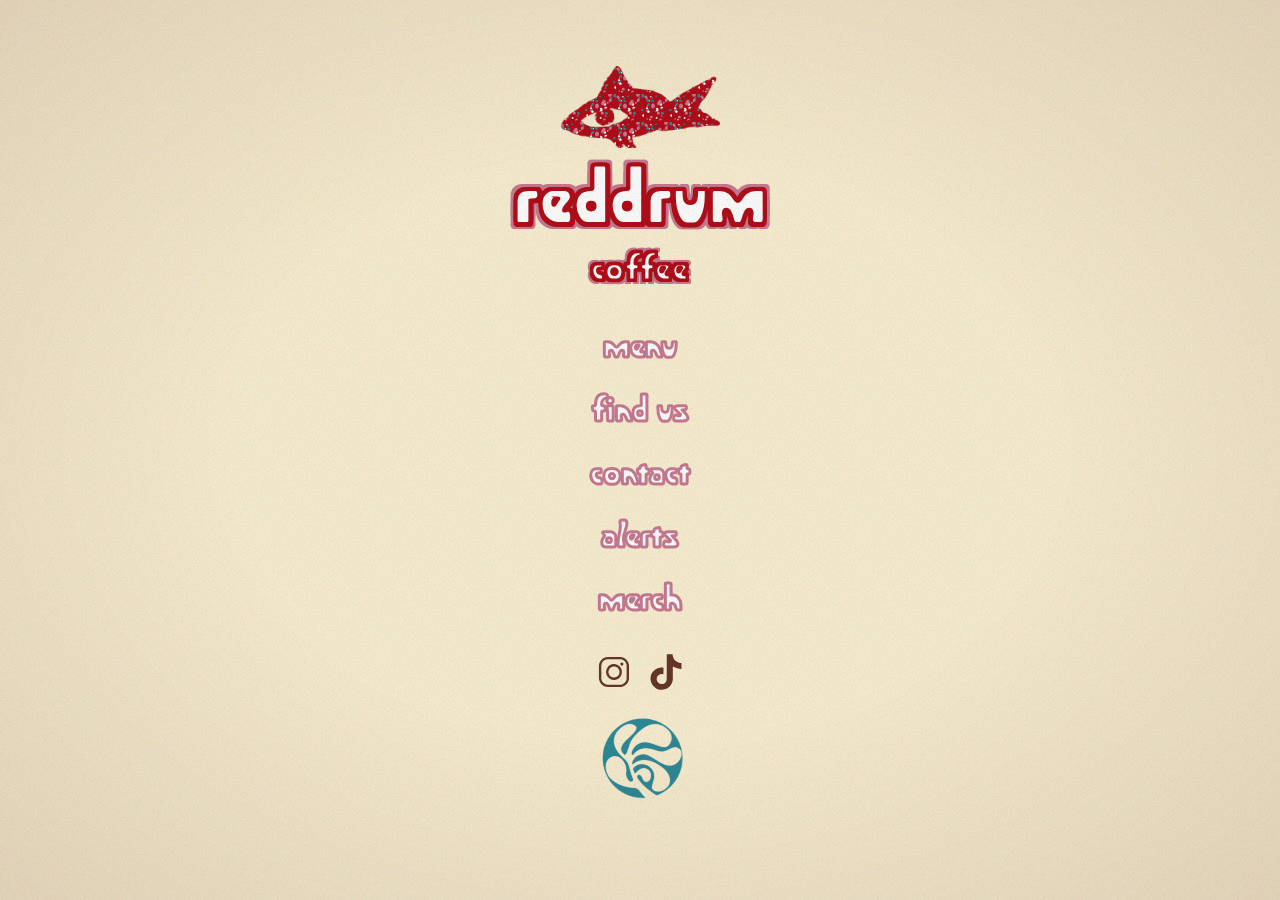
<file: index.html>
<!DOCTYPE html>
<html lang="en">
<head>
<meta charset="UTF-8">
<meta name="viewport" content="width=device-width, initial-scale=1.0">
<title>REDDRUM Coffee — Laguna Beach, CA</title>
<link rel="icon" type="image/png" href="assets/img/favicon.png">
<meta name="description" content="Reddrum Coffee — a small-batch coffee trailer roaming the Laguna Beach coast. See today's spot and this week's route.">
<meta property="og:title" content="REDDRUM Coffee — Laguna Beach, CA">
<meta property="og:description" content="Reddrum Coffee — a small-batch coffee trailer roaming the Laguna Beach coast. See today's spot and this week's route.">
<meta property="og:image" content="assets/img/favicon.png">
<meta property="og:type" content="website">
<meta name="theme-color" content="#FAF0D2">
<link rel="preconnect" href="https://fonts.googleapis.com">
<link rel="preconnect" href="https://fonts.gstatic.com" crossorigin>
<link href="https://fonts.googleapis.com/css2?family=IM+Fell+English:ital@0;1&family=Courier+Prime:wght@400;700&family=Chewy&family=Bagel+Fat+One&display=swap" rel="stylesheet">
<style>
  @font-face {
    font-family: 'Mesa Lane';
    src: url(assets/fonts/mesa-lane.woff2) format('woff2');
    font-weight: 400;
    font-style: normal;
    font-display: swap;
  }
  @font-face {
    font-family: 'Allora';
    src: url(assets/fonts/allora.woff2) format('woff2');
    font-weight: 400;
    font-style: normal;
    font-display: swap;
  }
  :root{
    --sand: #FAF0D2;
    --foam: #F7E6CB;
    --coral: #B20E19;
    --ink: #683629;
    --ink-soft: #8A5A45;
    --line: rgba(104,54,41,0.28);
    --line-soft: rgba(104,54,41,0.14);
    --accent-blue: #25799B;
  --sky-blue: #2E8B99;
  --sky-blue-text: #145A62;
  --rose: #C97B92;
  --rose-text: #8A4A5B;
  }

  *{ margin:0; padding:0; box-sizing:border-box; }

  html{ scroll-behavior:smooth; }

  body{
    background: var(--sand);
    color: var(--ink);
    font-family: 'Mesa Lane', 'Allora', 'Bagel Fat One', cursive;
    font-size: 15px;
    line-height: 1.6;
    overflow-x: hidden;
    position: relative;
    -webkit-text-size-adjust: 100%;
    -webkit-tap-highlight-color: transparent;
  }

  /* paper grain overlay */
  body::before{
    content:"";
    position:fixed;
    inset:0;
    pointer-events:none;
    z-index:999;
    opacity:0.3;
    mix-blend-mode:multiply;
    background-image:url("data:image/svg+xml;utf8,<svg xmlns='http://www.w3.org/2000/svg' width='120' height='120'><filter id='n'><feTurbulence type='fractalNoise' baseFrequency='0.75' numOctaves='3' stitchTiles='stitch'/></filter><rect width='100%25' height='100%25' filter='url(%23n)'/></svg>");
  }
  body::after{
    content:"";
    position:fixed;
    inset:0;
    pointer-events:none;
    z-index:998;
    background:radial-gradient(ellipse at center, transparent 45%, rgba(104,54,41,0.12) 100%);
  }

  .display{
    font-family: 'Mesa Lane', 'Allora', 'Bagel Fat One', cursive;
    font-weight: 400;
    letter-spacing: 0.01em;
  }

  a{ color:inherit; text-decoration:none; }

  .wrap{
    max-width: 1120px;
    margin: 0 auto;
    padding: 0 32px;
  }

  /* ---------- NAV ---------- */

  header.site-nav{
    padding: 24px 0;
  }
  nav.wrap{
    display:flex;
    align-items:center;
    justify-content:flex-start;
    gap: 32px;
    flex-wrap: wrap;
    padding-bottom: 18px;
  }
  .nav-links{
    display:flex;
    align-items:center;
    gap: 20px;
    flex-wrap: wrap;
  }
  .nav-btn{
    display:inline-block;
    font-family: 'Mesa Lane', 'Allora', 'Bagel Fat One', cursive;
    font-size: 0.85rem;
    color: var(--sky-blue);
    padding: 4px 2px;
    background: transparent;
    transition: color 0.15s ease, transform 0.15s ease;
  }
  .nav-btn:hover{
    color: var(--ink);
    transform: translateY(-1px);
  }
  .nav-right{
    display:flex;
    align-items:center;
    gap: 18px;
    font-family: 'Courier Prime', monospace;
    font-size: 0.9rem;
    color: var(--ink-soft);
  }

/* ---------- BRAND HERO OVERLAY ---------- */
.hero-content{
  display: flex;
  flex-direction: column;
  align-items: center;
}
.hero-content .hl-mark,
.hero-content .hl-title,
.hero-content .hl-sub{
  display: block !important;
  text-align: center;
}

.hero-content > *{
  position: relative;
  z-index: 1;
}

.hero-brand{
  display: flex;
  flex-direction: column;
  align-items: center;
  cursor: pointer;
  transition: transform 0.2s ease;
}

.hero-brand:hover{
  transform: scale(1.03) rotate(-1deg);
}

.hero-brand:hover .mark-big{
  transform: rotate(6deg);
}

.hero-content .mark-big{
  display: block;
  width: 160px;
  aspect-ratio: 388 / 200;
  margin: 0 auto 20px;
  transition: transform 0.25s ease;
  background-color: var(--coral);
  background-image: url("data:image/svg+xml,%3Csvg%20xmlns%3D%22http%3A%2F%2Fwww.w3.org%2F2000%2Fsvg%22%20width%3D%2224%22%20height%3D%2224%22%20viewBox%3D%220%200%2024%2024%22%3E%3Ccircle%20cx%3D%2210.9%22%20cy%3D%2213.4%22%20r%3D%221.6%22%20fill%3D%22%23FFFFFF%22%2F%3E%3Ccircle%20cx%3D%2210.8%22%20cy%3D%2220.5%22%20r%3D%220.8%22%20fill%3D%22%23FFFFFF%22%2F%3E%3Ccircle%20cx%3D%2215.1%22%20cy%3D%2219.0%22%20r%3D%220.7%22%20fill%3D%22%23C97B92%22%2F%3E%3Ccircle%20cx%3D%223.4%22%20cy%3D%2212.9%22%20r%3D%221.6%22%20fill%3D%22%23B20E19%22%2F%3E%3Ccircle%20cx%3D%2215.0%22%20cy%3D%2220.0%22%20r%3D%220.7%22%20fill%3D%22%23B20E19%22%2F%3E%3Ccircle%20cx%3D%224.6%22%20cy%3D%225.8%22%20r%3D%220.6%22%20fill%3D%22%23FFFFFF%22%2F%3E%3Ccircle%20cx%3D%2215.4%22%20cy%3D%2212.0%22%20r%3D%221.3%22%20fill%3D%22%23FFFFFF%22%2F%3E%3Ccircle%20cx%3D%2215.7%22%20cy%3D%229.8%22%20r%3D%221.2%22%20fill%3D%22%23B20E19%22%2F%3E%3Ccircle%20cx%3D%2217.0%22%20cy%3D%227.6%22%20r%3D%220.9%22%20fill%3D%22%23C97B92%22%2F%3E%3Ccircle%20cx%3D%220.7%22%20cy%3D%2213.5%22%20r%3D%220.7%22%20fill%3D%22%23B20E19%22%2F%3E%3Ccircle%20cx%3D%2220.3%22%20cy%3D%229.3%22%20r%3D%221.7%22%20fill%3D%22%23B20E19%22%2F%3E%3Ccircle%20cx%3D%225.1%22%20cy%3D%2222.2%22%20r%3D%220.7%22%20fill%3D%22%23FFFFFF%22%2F%3E%3Ccircle%20cx%3D%2218.7%22%20cy%3D%226.5%22%20r%3D%220.7%22%20fill%3D%22%23C97B92%22%2F%3E%3Ccircle%20cx%3D%225.9%22%20cy%3D%222.4%22%20r%3D%220.7%22%20fill%3D%22%23FFFFFF%22%2F%3E%3Ccircle%20cx%3D%224.3%22%20cy%3D%2213.4%22%20r%3D%221.1%22%20fill%3D%22%232E8B99%22%2F%3E%3Ccircle%20cx%3D%2223.6%22%20cy%3D%2218.5%22%20r%3D%221.1%22%20fill%3D%22%23FFFFFF%22%2F%3E%3Ccircle%20cx%3D%222.8%22%20cy%3D%2210.1%22%20r%3D%220.8%22%20fill%3D%22%23C97B92%22%2F%3E%3Ccircle%20cx%3D%2220.7%22%20cy%3D%2223.4%22%20r%3D%221.3%22%20fill%3D%22%23B20E19%22%2F%3E%3Ccircle%20cx%3D%225.1%22%20cy%3D%229.5%22%20r%3D%221.5%22%20fill%3D%22%23B20E19%22%2F%3E%3Ccircle%20cx%3D%221.0%22%20cy%3D%223.5%22%20r%3D%221.1%22%20fill%3D%22%23B20E19%22%2F%3E%3Ccircle%20cx%3D%2218.5%22%20cy%3D%227.9%22%20r%3D%220.9%22%20fill%3D%22%23B20E19%22%2F%3E%3Ccircle%20cx%3D%221.8%22%20cy%3D%225.0%22%20r%3D%221.3%22%20fill%3D%22%23B20E19%22%2F%3E%3Ccircle%20cx%3D%2214.4%22%20cy%3D%228.9%22%20r%3D%221.1%22%20fill%3D%22%23FFFFFF%22%2F%3E%3Ccircle%20cx%3D%2220.0%22%20cy%3D%223.3%22%20r%3D%221.0%22%20fill%3D%22%232E8B99%22%2F%3E%3Ccircle%20cx%3D%227.5%22%20cy%3D%225.5%22%20r%3D%221.3%22%20fill%3D%22%232E8B99%22%2F%3E%3Ccircle%20cx%3D%223.8%22%20cy%3D%2215.1%22%20r%3D%221.2%22%20fill%3D%22%23FFFFFF%22%2F%3E%3Ccircle%20cx%3D%2221.2%22%20cy%3D%2214.5%22%20r%3D%221.1%22%20fill%3D%22%23B20E19%22%2F%3E%3Ccircle%20cx%3D%222.6%22%20cy%3D%2212.3%22%20r%3D%220.9%22%20fill%3D%22%23FFFFFF%22%2F%3E%3Ccircle%20cx%3D%226.2%22%20cy%3D%2219.8%22%20r%3D%221.3%22%20fill%3D%22%23C97B92%22%2F%3E%3Ccircle%20cx%3D%225.5%22%20cy%3D%2213.4%22%20r%3D%221.5%22%20fill%3D%22%23B20E19%22%2F%3E%3Ccircle%20cx%3D%226.7%22%20cy%3D%2222.0%22%20r%3D%220.8%22%20fill%3D%22%23B20E19%22%2F%3E%3Ccircle%20cx%3D%221.7%22%20cy%3D%229.9%22%20r%3D%220.9%22%20fill%3D%22%23B20E19%22%2F%3E%3Ccircle%20cx%3D%224.2%22%20cy%3D%228.9%22%20r%3D%221.2%22%20fill%3D%22%232E8B99%22%2F%3E%3Ccircle%20cx%3D%222.2%22%20cy%3D%223.3%22%20r%3D%221.1%22%20fill%3D%22%23C97B92%22%2F%3E%3Ccircle%20cx%3D%2215.8%22%20cy%3D%2216.6%22%20r%3D%221.2%22%20fill%3D%22%232E8B99%22%2F%3E%3Ccircle%20cx%3D%2214.2%22%20cy%3D%2222.2%22%20r%3D%221.1%22%20fill%3D%22%23C97B92%22%2F%3E%3Ccircle%20cx%3D%2216.8%22%20cy%3D%2223.1%22%20r%3D%220.6%22%20fill%3D%22%23B20E19%22%2F%3E%3Ccircle%20cx%3D%2215.3%22%20cy%3D%220.9%22%20r%3D%220.9%22%20fill%3D%22%23B20E19%22%2F%3E%3Ccircle%20cx%3D%225.5%22%20cy%3D%2217.5%22%20r%3D%221.3%22%20fill%3D%22%23B20E19%22%2F%3E%3Ccircle%20cx%3D%2221.2%22%20cy%3D%222.3%22%20r%3D%221.0%22%20fill%3D%22%23B20E19%22%2F%3E%3Ccircle%20cx%3D%2212.1%22%20cy%3D%220.9%22%20r%3D%220.8%22%20fill%3D%22%23B20E19%22%2F%3E%3Ccircle%20cx%3D%2215.5%22%20cy%3D%2213.1%22%20r%3D%220.8%22%20fill%3D%22%23B20E19%22%2F%3E%3Ccircle%20cx%3D%220.5%22%20cy%3D%2219.2%22%20r%3D%221.3%22%20fill%3D%22%23B20E19%22%2F%3E%3Ccircle%20cx%3D%228.3%22%20cy%3D%223.9%22%20r%3D%221.6%22%20fill%3D%22%23B20E19%22%2F%3E%3Ccircle%20cx%3D%228.2%22%20cy%3D%222.5%22%20r%3D%220.7%22%20fill%3D%22%23B20E19%22%2F%3E%3Ccircle%20cx%3D%2220.1%22%20cy%3D%2214.4%22%20r%3D%221.4%22%20fill%3D%22%23B20E19%22%2F%3E%3Ccircle%20cx%3D%2217.4%22%20cy%3D%2212.8%22%20r%3D%221.6%22%20fill%3D%22%23B20E19%22%2F%3E%3Ccircle%20cx%3D%229.2%22%20cy%3D%2213.2%22%20r%3D%221.4%22%20fill%3D%22%23B20E19%22%2F%3E%3Ccircle%20cx%3D%2213.8%22%20cy%3D%2216.8%22%20r%3D%220.6%22%20fill%3D%22%23B20E19%22%2F%3E%3Ccircle%20cx%3D%225.6%22%20cy%3D%227.1%22%20r%3D%220.7%22%20fill%3D%22%23B20E19%22%2F%3E%3Ccircle%20cx%3D%226.8%22%20cy%3D%2215.2%22%20r%3D%221.0%22%20fill%3D%22%23B20E19%22%2F%3E%3Ccircle%20cx%3D%2210.4%22%20cy%3D%221.9%22%20r%3D%220.7%22%20fill%3D%22%232E8B99%22%2F%3E%3Ccircle%20cx%3D%223.2%22%20cy%3D%225.5%22%20r%3D%221.2%22%20fill%3D%22%232E8B99%22%2F%3E%3Ccircle%20cx%3D%2222.5%22%20cy%3D%2213.8%22%20r%3D%221.0%22%20fill%3D%22%232E8B99%22%2F%3E%3Ccircle%20cx%3D%2223.1%22%20cy%3D%221.4%22%20r%3D%221.5%22%20fill%3D%22%232E8B99%22%2F%3E%3Ccircle%20cx%3D%227.1%22%20cy%3D%223.7%22%20r%3D%220.7%22%20fill%3D%22%232E8B99%22%2F%3E%3Ccircle%20cx%3D%229.8%22%20cy%3D%225.0%22%20r%3D%220.8%22%20fill%3D%22%23B20E19%22%2F%3E%3Ccircle%20cx%3D%226.2%22%20cy%3D%229.3%22%20r%3D%221.3%22%20fill%3D%22%23B20E19%22%2F%3E%3Ccircle%20cx%3D%2211.7%22%20cy%3D%2210.2%22%20r%3D%221.2%22%20fill%3D%22%23B20E19%22%2F%3E%3Ccircle%20cx%3D%229.1%22%20cy%3D%229.4%22%20r%3D%221.3%22%20fill%3D%22%23B20E19%22%2F%3E%3Ccircle%20cx%3D%2220.2%22%20cy%3D%228.2%22%20r%3D%221.5%22%20fill%3D%22%23B20E19%22%2F%3E%3Ccircle%20cx%3D%2212.7%22%20cy%3D%2218.4%22%20r%3D%221.1%22%20fill%3D%22%23B20E19%22%2F%3E%3Ccircle%20cx%3D%229.7%22%20cy%3D%226.6%22%20r%3D%220.6%22%20fill%3D%22%23B20E19%22%2F%3E%3Ccircle%20cx%3D%225.1%22%20cy%3D%2223.5%22%20r%3D%221.1%22%20fill%3D%22%23B20E19%22%2F%3E%3Ccircle%20cx%3D%2214.5%22%20cy%3D%2223.2%22%20r%3D%221.0%22%20fill%3D%22%23B20E19%22%2F%3E%3Ccircle%20cx%3D%224.1%22%20cy%3D%2218.8%22%20r%3D%221.2%22%20fill%3D%22%23B20E19%22%2F%3E%3Ccircle%20cx%3D%2223.3%22%20cy%3D%2222.4%22%20r%3D%221.3%22%20fill%3D%22%23B20E19%22%2F%3E%3Ccircle%20cx%3D%221.2%22%20cy%3D%220.8%22%20r%3D%221.1%22%20fill%3D%22%23B20E19%22%2F%3E%3Ccircle%20cx%3D%221.5%22%20cy%3D%222.3%22%20r%3D%221.1%22%20fill%3D%22%23C97B92%22%2F%3E%3Ccircle%20cx%3D%222.8%22%20cy%3D%2221.4%22%20r%3D%220.7%22%20fill%3D%22%23C97B92%22%2F%3E%3Ccircle%20cx%3D%2212.8%22%20cy%3D%228.1%22%20r%3D%221.6%22%20fill%3D%22%23C97B92%22%2F%3E%3Ccircle%20cx%3D%222.4%22%20cy%3D%2214.3%22%20r%3D%220.8%22%20fill%3D%22%23C97B92%22%2F%3E%3Ccircle%20cx%3D%227.7%22%20cy%3D%2210.8%22%20r%3D%221.6%22%20fill%3D%22%23C97B92%22%2F%3E%3Ccircle%20cx%3D%2218.8%22%20cy%3D%220.8%22%20r%3D%221.6%22%20fill%3D%22%23C97B92%22%2F%3E%3Ccircle%20cx%3D%2213.7%22%20cy%3D%226.5%22%20r%3D%221.5%22%20fill%3D%22%23C97B92%22%2F%3E%3Ccircle%20cx%3D%2219.1%22%20cy%3D%225.1%22%20r%3D%221.3%22%20fill%3D%22%23C97B92%22%2F%3E%3Ccircle%20cx%3D%227.7%22%20cy%3D%229.6%22%20r%3D%221.5%22%20fill%3D%22%23C97B92%22%2F%3E%3Ccircle%20cx%3D%2212.3%22%20cy%3D%2216.3%22%20r%3D%221.3%22%20fill%3D%22%23C97B92%22%2F%3E%3C%2Fsvg%3E");
  background-size: 28px 28px;
  background-repeat: repeat;
  -webkit-mask-image: url("assets/img/logo.png");
  mask-image: url("assets/img/logo.png");
  -webkit-mask-size: contain;
  mask-size: contain;
  -webkit-mask-repeat: no-repeat;
  mask-repeat: no-repeat;
  -webkit-mask-position: center;
  mask-position: center;
}

.hero-content h1{
  font-family: 'Mesa Lane', 'Allora', 'Bagel Fat One', cursive;
  font-size: 4.2rem;
  line-height: 1;
  text-transform: lowercase;

  color: #fff;
  -webkit-text-stroke: 4px var(--coral);
  text-shadow:
    -2.5px -2.5px 0 var(--coral),
     2.5px -2.5px 0 var(--coral),
    -2.5px  2.5px 0 var(--coral),
     2.5px  2.5px 0 var(--coral);
}

.hero-content h1 .brand-caps{
  color: #fff;
  -webkit-text-stroke: 4px var(--coral);
  text-shadow:
    -2.5px -2.5px 0 var(--coral),
     2.5px -2.5px 0 var(--coral),
    -2.5px  2.5px 0 var(--coral),
     2.5px  2.5px 0 var(--coral),
    -5px -5px 0 var(--rose),
     5px -5px 0 var(--rose),
    -5px  5px 0 var(--rose),
     5px  5px 0 var(--rose);
}


.hero-content .co-line{
  margin-top: 6px;
  font-family: 'Mesa Lane', 'Bagel Fat One', cursive;
  font-size: 2.1rem;
  text-transform: lowercase;

  /* Same look as reddrum */
  color: #fff;
  -webkit-text-stroke: 3.25px var(--coral);
  text-shadow:
    -2.2px -2.2px 0 var(--coral),
     2.2px -2.2px 0 var(--coral),
    -2.2px  2.2px 0 var(--coral),
     2.2px  2.2px 0 var(--coral),
    -4.4px -4.4px 0 var(--rose),
     4.4px -4.4px 0 var(--rose),
    -4.4px  4.4px 0 var(--rose),
     4.4px  4.4px 0 var(--rose);
}


.hero-links{
  display: flex;
  flex-direction: column;
  align-items: center;
  gap: 12px;
  margin-top: 26px;
  position: relative;
  z-index: 1;
}

.hero-links a{
  font-family: 'Mesa Lane', 'Allora', 'Bagel Fat One', cursive;
  font-size: 2rem;
  text-transform: lowercase;
  color: #fff;
  display: inline-block;
  -webkit-text-stroke: 3px var(--rose);
  transition: transform 0.15s ease;
}

.hero-links a:hover,
.hero-links a:active{
  color: #fff;
  -webkit-text-stroke: 3px var(--coral);
  transform: translateY(-1px);
}

/* ---------- LOGO MARK, USED IN FOOTER ---------- */
.brand-caps{
  font-family: 'Mesa Lane', 'Bagel Fat One', cursive;
  text-transform: lowercase;
  letter-spacing: 0.03em;
  color: #fff;
  -webkit-text-stroke: 2px var(--coral);
  text-shadow:
    -1.2px -1.2px 0 var(--coral),
     1.2px -1.2px 0 var(--coral),
    -1.2px  1.2px 0 var(--coral),
     1.2px  1.2px 0 var(--coral),
    -2.6px -2.6px 0 var(--rose),
     2.6px -2.6px 0 var(--rose),
    -2.6px  2.6px 0 var(--rose),
     2.6px  2.6px 0 var(--rose);
}

.co-line.brand-caps{
  color: #fff;
}


.logo{
  display: flex;
  align-items: center;
  gap: 10px;
  font-family: 'Mesa Lane', 'Bagel Fat One', cursive;
  font-size: 1.3rem;
  text-transform: lowercase;

  /* Sand fill with coral outline */
  color: #fff;
  -webkit-text-stroke: 1px var(--coral);
  text-shadow:
    -1px -1px 0 var(--coral),
     1px -1px 0 var(--coral),
    -1px  1px 0 var(--coral),
     1px  1px 0 var(--coral);

  transition: transform 0.2s ease;
  margin-right: auto;
}

.logo:hover{
  transform: scale(1.05) rotate(-1deg);
}

.logo .mark{
  width: auto;
  height: 34px;
  flex-shrink: 0;
  color: var(--coral);
  transition: transform 0.25s ease;
}

.logo:hover .mark{
  transform: rotate(6deg);
}


  .btn{
    display:inline-block;
    background: var(--coral);
    color: var(--foam);
    padding: 14px 26px;
    border-radius: 999px;
    font-size: 0.98rem;
    font-weight: 500;
    transition: background 0.2s ease, transform 0.2s ease, color 0.2s ease, border-color 0.2s ease;
  }
  .btn:hover{
    background: var(--coral);
    color: var(--foam);
    transform: translateY(-1px);
  }
  .btn.secondary{
    background: transparent;
    border: 2px solid var(--ink);
    color: var(--ink);
    padding: 12px 24px;
  }
  .btn.secondary:hover{
    background: var(--ink);
    color: var(--foam);
  }

  /* ---------- QUICK LINKS ---------- */
  /* ---------- FOOTER ---------- */
  footer{
    background: var(--sand);
    color: var(--ink-soft);
    padding: 10px 0 4px;
  }
  .footer-links{
    display:flex;
    flex-direction: row;
    justify-content: center;
    align-items: baseline;
    gap: 20px;
    flex-wrap: wrap;
    padding-bottom: 8px;
    border-bottom: 1px solid var(--line);
  }
  .footer-links a{
    font-family: 'Courier Prime', monospace;
    font-size: 0.8rem;
    color: var(--ink);
    transition: color 0.15s ease;
  }
  .footer-links a:hover{ color: var(--coral); }
  .footer-handle{
    display: inline-block;
    font-size: 1.2rem !important;
    font-weight: 700;
    color: var(--coral) !important;
    font-family: 'Mesa Lane', 'Allora', 'Bagel Fat One', cursive;
    transition: transform 0.2s ease;
  }
  .footer-handle:hover{
    transform: scale(1.05) rotate(-1deg);
  }
  .footer-static{
    font-family: 'Courier Prime', monospace;
    font-size: 0.8rem;
    color: var(--ink);
  }
  .footer-bottom{
    padding-top: 4px;
    display:flex;
    justify-content:center;
    text-align: center;
    font-family: 'Courier Prime', monospace;
    font-size: 0.75rem;
    line-height: 1.2;
    color: var(--ink-soft);
    flex-wrap:wrap;
    gap: 8px;
  }

  /* ---------- RESPONSIVE ---------- */
  @media (max-width: 640px){
    .hide-mobile-inline{ display: none; }
    .footer-grid{ flex-direction: column; gap: 24px; }
    .footer-links{ flex-direction: column; align-items: center; }
    nav.wrap{ justify-content: center; text-align: center; }
    .nav-links{ justify-content: center; }
    .nav-right{ justify-content: center; width: 100%; }
  }

  :focus-visible{
    outline: 2px solid var(--sky-blue);
    outline-offset: 2px;
  }
  .social-links{
    display:flex;
    align-items:center;
    gap: 14px;
  }
  .social-link{
    display:flex;
    color: var(--ink);
    transition: color 0.15s ease, transform 0.15s ease;
  }
  .social-link:hover{
    color: var(--coral);
    transform: translateY(-1px);
  }
.social-icon{
  width: 38px;
  height: 38px;
  display: block;
}
.hero-content{
  display: flex;
  flex-direction: column;
  align-items: center;
}
.hero-content .hl-mark,
.hero-content .hl-title,
.hero-content .hl-sub{
  display: block !important;
  text-align: center;
}

.hl{
  position: relative;
  z-index: 1;
}
.hl::before{
  content: "";
  position: absolute;
  z-index: -1;
  background: rgba(46, 139, 153, 0.42); /* muted teal, semi-transparent */
  filter: url(#rough); /* reuses the turbulence filter already in your SVG defs */
}

.hl-mark{ display: inline-block; }
.hl-mark::before{ inset: 10% -14%; transform: rotate(-2deg); }
.hl-title::before{ inset: 4% -6%;  transform: rotate(-1deg); }
.hl-sub::before{  inset: 2% -10%; transform: rotate(1.5deg); }

.hl-navmark{ display: inline-block; }
.hl-navmark::before{ inset: 6% -10%; transform: rotate(-2deg); }

.logo .nav-word-main{ font-size: 1.6rem; }
.logo .nav-word-sub{ font-size: 1.25rem; }

.hero-links a{
  font-family: 'Mesa Lane', 'Allora', 'Bagel Fat One', cursive;
  font-size: 2rem;
  text-transform: lowercase;
  color: #fff;
  -webkit-text-stroke: 3px var(--rose);
}

.hl-navlink{ display: inline-block; }
.hl-navlink::before{
  inset: 8% -12%;
  transform: rotate(-1.5deg);
  background: transparent;
  transition: background 0.15s ease;
}
.hl-navlink:hover::before,
.hl-navlink:active::before{
  background: #fff;
}

  /* ---------- SOCIAL FOOTER ---------- */
  .site-footer{
    position: relative;
    padding: 28px 0 40px;
    text-align: center;
  }
  .site-footer::before{
    content: "";
    position: absolute;
    inset: 0;
    z-index: -1;
    background:
      linear-gradient(rgba(226,217,188,0.94), rgba(226,217,188,0.94)),
      url("assets/img/menu-bg.jpg");
    background-size: cover;
    background-position: center 65%;
    filter: saturate(0.55);
  }

  .site-footer .social-links{
    justify-content: center;
  }
  .wave-stamp-link{
    display: block;
    width: 100px;
    margin: 26px auto 0;
    transition: transform 0.2s ease;
  }
  .wave-stamp-link:hover{
    transform: scale(1.06) rotate(-4deg);
  }
  .wave-stamp{
    width: 100%;
    aspect-ratio: 176 / 152;
    display: block;
    transform: rotate(3deg);
    background-color: var(--sky-blue);
    -webkit-mask-image: url(assets/img/wave-stamp-coral.png);
    mask-image: url(assets/img/wave-stamp-coral.png);
    -webkit-mask-size: contain;
    mask-size: contain;
    -webkit-mask-repeat: no-repeat;
    mask-repeat: no-repeat;
    -webkit-mask-position: center;
    mask-position: center;
    transition: background-color 0.2s ease;
  }
  .wave-stamp-link:hover .wave-stamp{
    background-color: var(--coral);
  }

  @media (max-width: 640px){
    nav.wrap{ flex-direction: column; align-items: center; text-align: center; }
    .logo{ margin-right: 0; justify-content: center; }
  }
  @media (prefers-reduced-motion: reduce){
    *, *::before, *::after{
      animation-duration: 0.01ms !important;
      animation-iteration-count: 1 !important;
      transition-duration: 0.01ms !important;
      scroll-behavior: auto !important;
    }
  }
</style>
</head>
<body>

<svg width="0" height="0" style="position:absolute">
  <defs>
    <filter id="rough" x="-20%" y="-20%" width="140%" height="140%">
      <feTurbulence type="fractalNoise" baseFrequency="0.045 0.06" numOctaves="2" seed="7" result="noise"/>
      <feDisplacementMap in="SourceGraphic" in2="noise" scale="4.2" xChannelSelector="R" yChannelSelector="G"/>
    </filter>
  </defs>
</svg>

<header class="site-nav">
  <nav class="wrap"></nav>
</header>

<div class="hero-content">
  <a href="index.html" class="hero-brand" aria-label="Reddrum Coffee home">
  <span class="hl-mark">
    <div class="mark-big" aria-hidden="true"></div>
  </span>
<h1 class="hl-title"><span class="brand-caps">REDDRUM</span></h1>
<div class="brand-caps co-line hl-sub">Coffee</div>
  </a>
<nav class="hero-links">
  <a class="hl hl-navlink" href="menu.html">menu</a>
  <a class="hl hl-navlink" href="find-us.html">find us</a>
  <a class="hl hl-navlink" href="contact.html">contact</a>
  <a class="hl hl-navlink" href="alerts.html">alerts</a>
  <a class="hl hl-navlink" href="merch.html">merch</a>
</nav>
</div>


<footer class="site-footer">
  <div class="social-links">
    <a class="social-link" href="https://instagram.com/reddrumcoffee" target="_blank" rel="noopener" aria-label="Instagram">
      <svg class="social-icon" viewBox="0 0 1200 1200" aria-hidden="true"><g transform="translate(0,1200) scale(0.1,-0.1)" fill="currentColor"><path d="M3865 10739 c-584 -51 -1165 -300 -1630 -701 -554 -478 -912 -1184 -974 -1921 -15 -171 -15 -4062 -1 -4232 48 -562 271 -1118 631 -1565 405 -505 1023 -883 1650 -1009 292 -59 130 -55 2369 -59 2131 -3 2199 -2 2439 38 912 155 1695 738 2101 1565 151 307 235 587 282 940 19 147 19 4263 0 4410 -45 337 -128 621 -266 910 -440 919 -1336 1538 -2351 1625 -148 12 -4103 11 -4250 -1z m4211 -750 c890 -86 1633 -716 1853 -1572 70 -271 66 -114 66 -2417 0 -1952 -1 -2082 -18 -2189 -156 -984 -932 -1713 -1917 -1801 -88 -8 -716 -10 -2140 -8 -2234 4 -2067 -1 -2340 69 -729 188 -1321 780 -1509 1512 -70 271 -66 114 -66 2417 0 1952 1 2082 18 2189 157 989 937 1717 1932 1804 110 10 4020 6 4121 -4z M8383 8986 c-219 -53 -383 -261 -383 -486 0 -270 230 -500 500 -500 270 0 500 230 500 500 0 274 -233 503 -508 499 -31 0 -80 -6 -109 -13z M5765 8490 c-133 -15 -274 -40 -391 -71 -623 -161 -1174 -571 -1509 -1124 -184 -304 -296 -622 -347 -985 -17 -124 -17 -496 0 -620 106 -760 516 -1399 1159 -1808 571 -362 1273 -472 1943 -302 782 197 1437 787 1723 1551 62 165 112 368 138 559 18 125 18 497 1 620 -52 370 -171 702 -362 1010 -354 570 -951 989 -1600 1125 -213 45 -567 66 -755 45z m415 -750 c610 -63 1142 -439 1402 -990 200 -422 220 -914 57 -1364 -154 -425 -501 -796 -919 -981 -971 -431 -2089 77 -2394 1089 -56 184 -70 286 -70 506 0 220 14 322 69 505 244 806 1018 1321 1855 1235z"/></g></svg>
    </a>
    <a class="social-link" href="https://www.tiktok.com/@reddrumcoffee" target="_blank" rel="noopener" aria-label="TikTok">
      <svg class="social-icon" viewBox="0 0 32 32" aria-hidden="true" fill="currentColor"><path d="M16.656 1.029c1.637-0.025 3.262-0.012 4.886-0.025 0.054 2.031 0.878 3.859 2.189 5.213l-0.002-0.002c1.411 1.271 3.247 2.095 5.271 2.235l0.028 0.002v5.036c-1.912-0.048-3.71-0.489-5.331-1.247l0.082 0.034c-0.784-0.377-1.447-0.764-2.077-1.196l0.052 0.034c-0.012 3.649 0.012 7.298-0.025 10.934-0.103 1.853-0.719 3.543-1.707 4.954l0.020-0.031c-1.652 2.366-4.328 3.919-7.371 4.011l-0.014 0c-0.123 0.006-0.268 0.009-0.414 0.009-1.73 0-3.347-0.482-4.725-1.319l0.040 0.023c-2.508-1.509-4.238-4.091-4.558-7.094l-0.004-0.041c-0.025-0.625-0.037-1.25-0.012-1.862 0.49-4.779 4.494-8.476 9.361-8.476 0.547 0 1.083 0.047 1.604 0.136l-0.056-0.008c0.025 1.849-0.050 3.699-0.050 5.548-0.423-0.153-0.911-0.242-1.42-0.242-1.868 0-3.457 1.194-4.045 2.861l-0.009 0.030c-0.133 0.427-0.21 0.918-0.21 1.426 0 0.206 0.013 0.41 0.037 0.61l-0.002-0.024c0.332 2.046 2.086 3.59 4.201 3.59 0.061 0 0.121-0.001 0.181-0.004l-0.009 0c1.463-0.044 2.733-0.831 3.451-1.994l0.010-0.018c0.267-0.372 0.45-0.822 0.511-1.311l0.001-0.014c0.125-2.237 0.075-4.461 0.087-6.698 0.012-5.036-0.012-10.060 0.025-15.083z"/></svg>
    </a>
  </div>
  <a class="wave-stamp-link" href="index.html" aria-label="Reddrum Coffee — home">
    <div class="wave-stamp" role="img" aria-label=""></div>
  </a>
</footer>
</body>
</html>
</file>
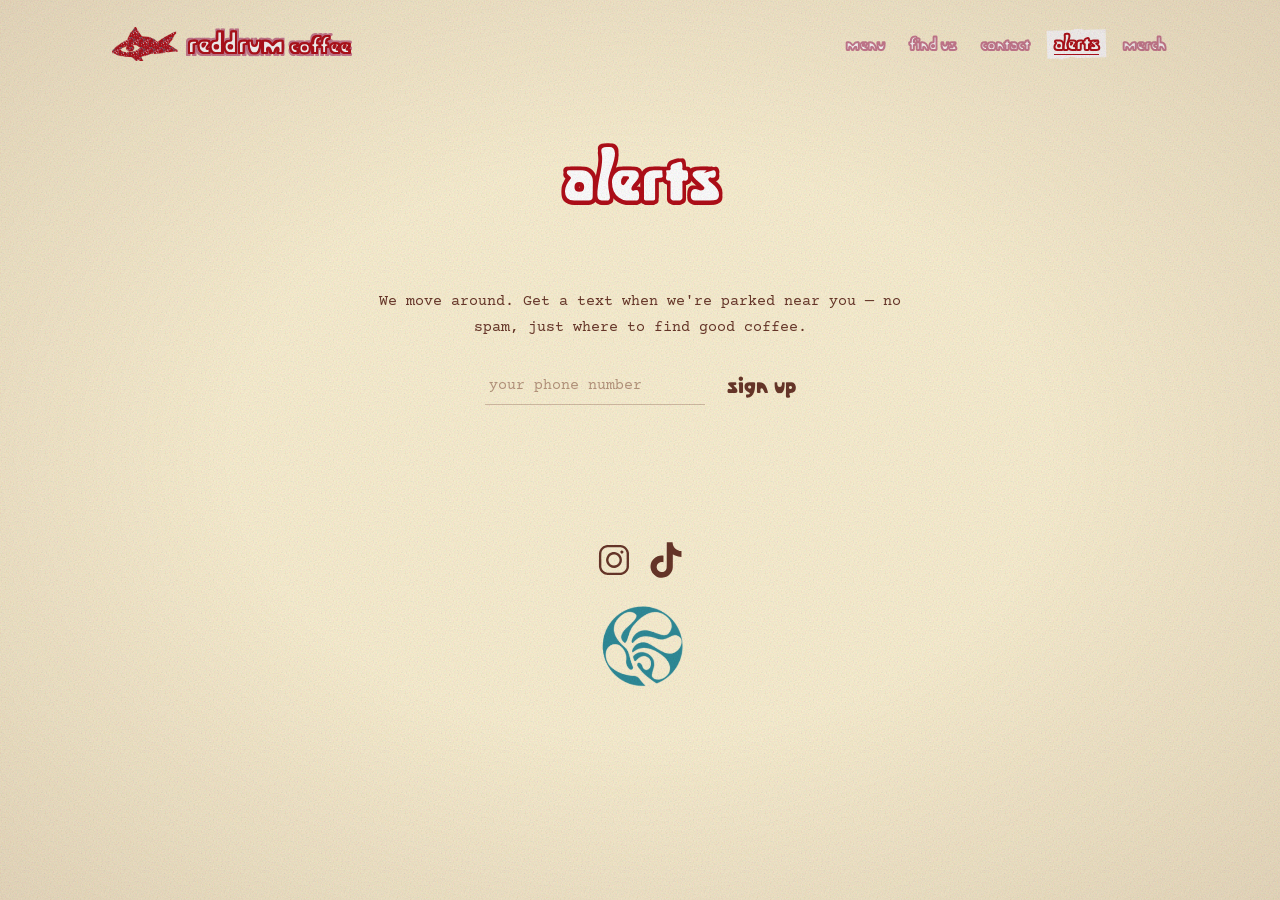
<file: alerts.html>
<!DOCTYPE html>
<html lang="en">
<head>
<meta charset="UTF-8">
<meta name="viewport" content="width=device-width, initial-scale=1.0">
<title>alerts — REDDRUM Coffee</title>
<link rel="icon" type="image/png" href="assets/img/favicon.png">
<meta name="description" content="Get a text from Reddrum Coffee when the trailer is parked near you. No spam, just good coffee.">
<meta property="og:title" content="alerts — REDDRUM Coffee">
<meta property="og:description" content="Get a text from Reddrum Coffee when the trailer is parked near you. No spam, just good coffee.">
<meta property="og:image" content="assets/img/favicon.png">
<meta property="og:type" content="website">
<meta name="theme-color" content="#FAF0D2">
<link rel="preconnect" href="https://fonts.googleapis.com">
<link rel="preconnect" href="https://fonts.gstatic.com" crossorigin>
<link href="https://fonts.googleapis.com/css2?family=IM+Fell+English:ital@0;1&family=Courier+Prime:wght@400;700&family=Chewy&family=Bagel+Fat+One&family=Inter:wght@400;500&display=swap" rel="stylesheet">
<style>
  @font-face {
    font-family: 'Mesa Lane';
    src: url(assets/fonts/mesa-lane.woff2) format('woff2');
    font-weight: 400;
    font-style: normal;
    font-display: swap;
  }
  @font-face {
    font-family: 'Allora';
    src: url(assets/fonts/allora.woff2) format('woff2');
    font-weight: 400;
    font-style: normal;
    font-display: swap;
  }
  :root{
    --sand: #FAF0D2;
    --foam: #F7E6CB;
    --coral: #B20E19;
    --ink: #683629;
    --ink-soft: #8A5A45;
    --line: rgba(104,54,41,0.28);
    --line-soft: rgba(104,54,41,0.14);
    --accent-blue: #25799B;
  --sky-blue: #2E8B99;
  --sky-blue-text: #145A62;
  --rose: #C97B92;
  --rose-text: #8A4A5B;
  }

  *{ margin:0; padding:0; box-sizing:border-box; }

  html{ scroll-behavior:smooth; }

  body{
    background: var(--sand);
    color: var(--ink);
    font-family: 'Mesa Lane', 'Allora', 'Bagel Fat One', cursive;
    font-size: 15px;
    line-height: 1.6;
    overflow-x: hidden;
    position: relative;
    -webkit-text-size-adjust: 100%;
    -webkit-tap-highlight-color: transparent;
  }

  /* paper grain overlay */
  body::before{
    content:"";
    position:fixed;
    inset:0;
    pointer-events:none;
    z-index:999;
    opacity:0.3;
    mix-blend-mode:multiply;
    background-image:url("data:image/svg+xml;utf8,<svg xmlns='http://www.w3.org/2000/svg' width='120' height='120'><filter id='n'><feTurbulence type='fractalNoise' baseFrequency='0.75' numOctaves='3' stitchTiles='stitch'/></filter><rect width='100%25' height='100%25' filter='url(%23n)'/></svg>");
  }
  body::after{
    content:"";
    position:fixed;
    inset:0;
    pointer-events:none;
    z-index:998;
    background:radial-gradient(ellipse at center, transparent 45%, rgba(104,54,41,0.12) 100%);
  }

  .display{
    font-family: 'Mesa Lane', 'Allora', 'Bagel Fat One', cursive;
    font-weight: 400;
    letter-spacing: 0.01em;
  }

  a{ color:inherit; text-decoration:none; }

  .wrap{
    max-width: 1120px;
    margin: 0 auto;
    padding: 0 32px;
  }

  /* ---------- NAV ---------- */

  header.site-nav{
    padding: 24px 0;
    background: transparent;
    position: sticky;
    top: 0;
    z-index: 40;
  }
  nav.wrap{
    display:flex;
    align-items:center;
    justify-content:flex-start;
    gap: 32px;
    flex-wrap: wrap;
    padding-bottom: 18px;
  }
  .nav-links{
    display:flex;
    align-items:center;
    gap: 20px;
    flex-wrap: wrap;
  }
  .nav-btn{
    display:inline-block;
    font-family: 'Mesa Lane', 'Allora', 'Bagel Fat One', cursive;
    font-size: 1rem;
    color: #fff;
    padding: 4px 2px;
    background: transparent;
    -webkit-text-stroke: 2px var(--rose);
    transition: transform 0.15s ease;
  }
  .nav-btn:hover,
  .nav-btn:active{
    color: #fff;
    -webkit-text-stroke: 2px var(--coral);
    transform: translateY(-1px);
  }
  .nav-btn.active{
    color: #fff;
    -webkit-text-stroke: 2px var(--coral);
    font-weight: 700;
    font-size: 1.15rem;
    text-decoration: underline;
    text-underline-offset: 4px;
  }
  .hl-navbtn.active::before{
    background: #fff;
  }
  .hl{
    position: relative;
    z-index: 1;
  }
  .hl::before{
    content: "";
    position: absolute;
    z-index: -1;
    background: rgba(46, 139, 153, 0.42);
    filter: url(#rough);
  }
  .hl-navbtn{ display: inline-block; }
  .hl-navbtn::before{
    inset: 12% -10%;
    transform: rotate(-1.5deg);
    background: transparent;
    transition: background 0.15s ease;
  }
  .hl-navbtn:hover::before,
  .hl-navbtn:active::before{
    background: #fff;
  }

  .nav-right{
    display:flex;
    align-items:center;
    gap: 18px;
    font-family: 'Courier Prime', monospace;
    font-size: 0.9rem;
    color: var(--ink-soft);
  }

  /* logo mark, used in footer */
.brand-caps{
  font-family: 'Mesa Lane', 'Bagel Fat One', cursive;
  text-transform: lowercase;
  letter-spacing: 0.03em;
  color: #fff;
  -webkit-text-stroke: 2px var(--coral);
  text-shadow:
    -1.2px -1.2px 0 var(--coral),
     1.2px -1.2px 0 var(--coral),
    -1.2px  1.2px 0 var(--coral),
     1.2px  1.2px 0 var(--coral),
    -2.6px -2.6px 0 var(--rose),
     2.6px -2.6px 0 var(--rose),
    -2.6px  2.6px 0 var(--rose),
     2.6px  2.6px 0 var(--rose);
}

  .logo{
    display: flex;
    align-items: center;
    gap: 10px;
    font-family: 'Mesa Lane', 'Bagel Fat One', cursive;
    font-size: 1.3rem;
    text-transform: lowercase;
    color: #fff;
    -webkit-text-stroke: 1px var(--coral);
    text-shadow:
      -1px -1px 0 var(--coral), 1px -1px 0 var(--coral),
      -1px 1px 0 var(--coral), 1px 1px 0 var(--coral);
    transition: transform 0.2s ease;
    margin-right: auto;
  }
  .logo:hover{
    transform: scale(1.05) rotate(-1deg);
  }
  .logo .mark{
    display: block;
    width: auto;
    height: 34px;
    aspect-ratio: 388 / 200;
    flex-shrink: 0;
    transition: transform 0.25s ease;
    background-color: var(--coral);
    background-image: url("data:image/svg+xml,%3Csvg%20xmlns%3D%22http%3A%2F%2Fwww.w3.org%2F2000%2Fsvg%22%20width%3D%2224%22%20height%3D%2224%22%20viewBox%3D%220%200%2024%2024%22%3E%3Ccircle%20cx%3D%2210.9%22%20cy%3D%2213.4%22%20r%3D%221.6%22%20fill%3D%22%23FFFFFF%22%2F%3E%3Ccircle%20cx%3D%2210.8%22%20cy%3D%2220.5%22%20r%3D%220.8%22%20fill%3D%22%23FFFFFF%22%2F%3E%3Ccircle%20cx%3D%2215.1%22%20cy%3D%2219.0%22%20r%3D%220.7%22%20fill%3D%22%23C97B92%22%2F%3E%3Ccircle%20cx%3D%223.4%22%20cy%3D%2212.9%22%20r%3D%221.6%22%20fill%3D%22%23B20E19%22%2F%3E%3Ccircle%20cx%3D%2215.0%22%20cy%3D%2220.0%22%20r%3D%220.7%22%20fill%3D%22%23B20E19%22%2F%3E%3Ccircle%20cx%3D%224.6%22%20cy%3D%225.8%22%20r%3D%220.6%22%20fill%3D%22%23FFFFFF%22%2F%3E%3Ccircle%20cx%3D%2215.4%22%20cy%3D%2212.0%22%20r%3D%221.3%22%20fill%3D%22%23FFFFFF%22%2F%3E%3Ccircle%20cx%3D%2215.7%22%20cy%3D%229.8%22%20r%3D%221.2%22%20fill%3D%22%23B20E19%22%2F%3E%3Ccircle%20cx%3D%2217.0%22%20cy%3D%227.6%22%20r%3D%220.9%22%20fill%3D%22%23C97B92%22%2F%3E%3Ccircle%20cx%3D%220.7%22%20cy%3D%2213.5%22%20r%3D%220.7%22%20fill%3D%22%23B20E19%22%2F%3E%3Ccircle%20cx%3D%2220.3%22%20cy%3D%229.3%22%20r%3D%221.7%22%20fill%3D%22%23B20E19%22%2F%3E%3Ccircle%20cx%3D%225.1%22%20cy%3D%2222.2%22%20r%3D%220.7%22%20fill%3D%22%23FFFFFF%22%2F%3E%3Ccircle%20cx%3D%2218.7%22%20cy%3D%226.5%22%20r%3D%220.7%22%20fill%3D%22%23C97B92%22%2F%3E%3Ccircle%20cx%3D%225.9%22%20cy%3D%222.4%22%20r%3D%220.7%22%20fill%3D%22%23FFFFFF%22%2F%3E%3Ccircle%20cx%3D%224.3%22%20cy%3D%2213.4%22%20r%3D%221.1%22%20fill%3D%22%232E8B99%22%2F%3E%3Ccircle%20cx%3D%2223.6%22%20cy%3D%2218.5%22%20r%3D%221.1%22%20fill%3D%22%23FFFFFF%22%2F%3E%3Ccircle%20cx%3D%222.8%22%20cy%3D%2210.1%22%20r%3D%220.8%22%20fill%3D%22%23C97B92%22%2F%3E%3Ccircle%20cx%3D%2220.7%22%20cy%3D%2223.4%22%20r%3D%221.3%22%20fill%3D%22%23B20E19%22%2F%3E%3Ccircle%20cx%3D%225.1%22%20cy%3D%229.5%22%20r%3D%221.5%22%20fill%3D%22%23B20E19%22%2F%3E%3Ccircle%20cx%3D%221.0%22%20cy%3D%223.5%22%20r%3D%221.1%22%20fill%3D%22%23B20E19%22%2F%3E%3Ccircle%20cx%3D%2218.5%22%20cy%3D%227.9%22%20r%3D%220.9%22%20fill%3D%22%23B20E19%22%2F%3E%3Ccircle%20cx%3D%221.8%22%20cy%3D%225.0%22%20r%3D%221.3%22%20fill%3D%22%23B20E19%22%2F%3E%3Ccircle%20cx%3D%2214.4%22%20cy%3D%228.9%22%20r%3D%221.1%22%20fill%3D%22%23FFFFFF%22%2F%3E%3Ccircle%20cx%3D%2220.0%22%20cy%3D%223.3%22%20r%3D%221.0%22%20fill%3D%22%232E8B99%22%2F%3E%3Ccircle%20cx%3D%227.5%22%20cy%3D%225.5%22%20r%3D%221.3%22%20fill%3D%22%232E8B99%22%2F%3E%3Ccircle%20cx%3D%223.8%22%20cy%3D%2215.1%22%20r%3D%221.2%22%20fill%3D%22%23FFFFFF%22%2F%3E%3Ccircle%20cx%3D%2221.2%22%20cy%3D%2214.5%22%20r%3D%221.1%22%20fill%3D%22%23B20E19%22%2F%3E%3Ccircle%20cx%3D%222.6%22%20cy%3D%2212.3%22%20r%3D%220.9%22%20fill%3D%22%23FFFFFF%22%2F%3E%3Ccircle%20cx%3D%226.2%22%20cy%3D%2219.8%22%20r%3D%221.3%22%20fill%3D%22%23C97B92%22%2F%3E%3Ccircle%20cx%3D%225.5%22%20cy%3D%2213.4%22%20r%3D%221.5%22%20fill%3D%22%23B20E19%22%2F%3E%3Ccircle%20cx%3D%226.7%22%20cy%3D%2222.0%22%20r%3D%220.8%22%20fill%3D%22%23B20E19%22%2F%3E%3Ccircle%20cx%3D%221.7%22%20cy%3D%229.9%22%20r%3D%220.9%22%20fill%3D%22%23B20E19%22%2F%3E%3Ccircle%20cx%3D%224.2%22%20cy%3D%228.9%22%20r%3D%221.2%22%20fill%3D%22%232E8B99%22%2F%3E%3Ccircle%20cx%3D%222.2%22%20cy%3D%223.3%22%20r%3D%221.1%22%20fill%3D%22%23C97B92%22%2F%3E%3Ccircle%20cx%3D%2215.8%22%20cy%3D%2216.6%22%20r%3D%221.2%22%20fill%3D%22%232E8B99%22%2F%3E%3Ccircle%20cx%3D%2214.2%22%20cy%3D%2222.2%22%20r%3D%221.1%22%20fill%3D%22%23C97B92%22%2F%3E%3Ccircle%20cx%3D%2216.8%22%20cy%3D%2223.1%22%20r%3D%220.6%22%20fill%3D%22%23B20E19%22%2F%3E%3Ccircle%20cx%3D%2215.3%22%20cy%3D%220.9%22%20r%3D%220.9%22%20fill%3D%22%23B20E19%22%2F%3E%3Ccircle%20cx%3D%225.5%22%20cy%3D%2217.5%22%20r%3D%221.3%22%20fill%3D%22%23B20E19%22%2F%3E%3Ccircle%20cx%3D%2221.2%22%20cy%3D%222.3%22%20r%3D%221.0%22%20fill%3D%22%23B20E19%22%2F%3E%3Ccircle%20cx%3D%2212.1%22%20cy%3D%220.9%22%20r%3D%220.8%22%20fill%3D%22%23B20E19%22%2F%3E%3Ccircle%20cx%3D%2215.5%22%20cy%3D%2213.1%22%20r%3D%220.8%22%20fill%3D%22%23B20E19%22%2F%3E%3Ccircle%20cx%3D%220.5%22%20cy%3D%2219.2%22%20r%3D%221.3%22%20fill%3D%22%23B20E19%22%2F%3E%3Ccircle%20cx%3D%228.3%22%20cy%3D%223.9%22%20r%3D%221.6%22%20fill%3D%22%23B20E19%22%2F%3E%3Ccircle%20cx%3D%228.2%22%20cy%3D%222.5%22%20r%3D%220.7%22%20fill%3D%22%23B20E19%22%2F%3E%3Ccircle%20cx%3D%2220.1%22%20cy%3D%2214.4%22%20r%3D%221.4%22%20fill%3D%22%23B20E19%22%2F%3E%3Ccircle%20cx%3D%2217.4%22%20cy%3D%2212.8%22%20r%3D%221.6%22%20fill%3D%22%23B20E19%22%2F%3E%3Ccircle%20cx%3D%229.2%22%20cy%3D%2213.2%22%20r%3D%221.4%22%20fill%3D%22%23B20E19%22%2F%3E%3Ccircle%20cx%3D%2213.8%22%20cy%3D%2216.8%22%20r%3D%220.6%22%20fill%3D%22%23B20E19%22%2F%3E%3Ccircle%20cx%3D%225.6%22%20cy%3D%227.1%22%20r%3D%220.7%22%20fill%3D%22%23B20E19%22%2F%3E%3Ccircle%20cx%3D%226.8%22%20cy%3D%2215.2%22%20r%3D%221.0%22%20fill%3D%22%23B20E19%22%2F%3E%3Ccircle%20cx%3D%2210.4%22%20cy%3D%221.9%22%20r%3D%220.7%22%20fill%3D%22%232E8B99%22%2F%3E%3Ccircle%20cx%3D%223.2%22%20cy%3D%225.5%22%20r%3D%221.2%22%20fill%3D%22%232E8B99%22%2F%3E%3Ccircle%20cx%3D%2222.5%22%20cy%3D%2213.8%22%20r%3D%221.0%22%20fill%3D%22%232E8B99%22%2F%3E%3Ccircle%20cx%3D%2223.1%22%20cy%3D%221.4%22%20r%3D%221.5%22%20fill%3D%22%232E8B99%22%2F%3E%3Ccircle%20cx%3D%227.1%22%20cy%3D%223.7%22%20r%3D%220.7%22%20fill%3D%22%232E8B99%22%2F%3E%3Ccircle%20cx%3D%229.8%22%20cy%3D%225.0%22%20r%3D%220.8%22%20fill%3D%22%23B20E19%22%2F%3E%3Ccircle%20cx%3D%226.2%22%20cy%3D%229.3%22%20r%3D%221.3%22%20fill%3D%22%23B20E19%22%2F%3E%3Ccircle%20cx%3D%2211.7%22%20cy%3D%2210.2%22%20r%3D%221.2%22%20fill%3D%22%23B20E19%22%2F%3E%3Ccircle%20cx%3D%229.1%22%20cy%3D%229.4%22%20r%3D%221.3%22%20fill%3D%22%23B20E19%22%2F%3E%3Ccircle%20cx%3D%2220.2%22%20cy%3D%228.2%22%20r%3D%221.5%22%20fill%3D%22%23B20E19%22%2F%3E%3Ccircle%20cx%3D%2212.7%22%20cy%3D%2218.4%22%20r%3D%221.1%22%20fill%3D%22%23B20E19%22%2F%3E%3Ccircle%20cx%3D%229.7%22%20cy%3D%226.6%22%20r%3D%220.6%22%20fill%3D%22%23B20E19%22%2F%3E%3Ccircle%20cx%3D%225.1%22%20cy%3D%2223.5%22%20r%3D%221.1%22%20fill%3D%22%23B20E19%22%2F%3E%3Ccircle%20cx%3D%2214.5%22%20cy%3D%2223.2%22%20r%3D%221.0%22%20fill%3D%22%23B20E19%22%2F%3E%3Ccircle%20cx%3D%224.1%22%20cy%3D%2218.8%22%20r%3D%221.2%22%20fill%3D%22%23B20E19%22%2F%3E%3Ccircle%20cx%3D%2223.3%22%20cy%3D%2222.4%22%20r%3D%221.3%22%20fill%3D%22%23B20E19%22%2F%3E%3Ccircle%20cx%3D%221.2%22%20cy%3D%220.8%22%20r%3D%221.1%22%20fill%3D%22%23B20E19%22%2F%3E%3Ccircle%20cx%3D%221.5%22%20cy%3D%222.3%22%20r%3D%221.1%22%20fill%3D%22%23C97B92%22%2F%3E%3Ccircle%20cx%3D%222.8%22%20cy%3D%2221.4%22%20r%3D%220.7%22%20fill%3D%22%23C97B92%22%2F%3E%3Ccircle%20cx%3D%2212.8%22%20cy%3D%228.1%22%20r%3D%221.6%22%20fill%3D%22%23C97B92%22%2F%3E%3Ccircle%20cx%3D%222.4%22%20cy%3D%2214.3%22%20r%3D%220.8%22%20fill%3D%22%23C97B92%22%2F%3E%3Ccircle%20cx%3D%227.7%22%20cy%3D%2210.8%22%20r%3D%221.6%22%20fill%3D%22%23C97B92%22%2F%3E%3Ccircle%20cx%3D%2218.8%22%20cy%3D%220.8%22%20r%3D%221.6%22%20fill%3D%22%23C97B92%22%2F%3E%3Ccircle%20cx%3D%2213.7%22%20cy%3D%226.5%22%20r%3D%221.5%22%20fill%3D%22%23C97B92%22%2F%3E%3Ccircle%20cx%3D%2219.1%22%20cy%3D%225.1%22%20r%3D%221.3%22%20fill%3D%22%23C97B92%22%2F%3E%3Ccircle%20cx%3D%227.7%22%20cy%3D%229.6%22%20r%3D%221.5%22%20fill%3D%22%23C97B92%22%2F%3E%3Ccircle%20cx%3D%2212.3%22%20cy%3D%2216.3%22%20r%3D%221.3%22%20fill%3D%22%23C97B92%22%2F%3E%3C%2Fsvg%3E");
    background-size: 10px 10px;
    background-repeat: repeat;
    -webkit-mask-image: url("assets/img/logo.png");
    mask-image: url("assets/img/logo.png");
    -webkit-mask-size: contain;
    mask-size: contain;
    -webkit-mask-repeat: no-repeat;
    mask-repeat: no-repeat;
    -webkit-mask-position: center;
    mask-position: center;
  }
  .logo:hover .mark{
    transform: rotate(6deg);
  }

  .logo .nav-word-main{ font-size: 1.6rem; }
  .logo .nav-word-sub{ font-size: 1.25rem; }

  .btn{
    display:inline-block;
    background: var(--coral);
    color: var(--foam);
    padding: 14px 26px;
    border-radius: 999px;
    font-size: 0.98rem;
    font-weight: 500;
    transition: background 0.2s ease, transform 0.2s ease, color 0.2s ease, border-color 0.2s ease;
  }
  .btn:hover{
    background: var(--coral);
    color: var(--foam);
    transform: translateY(-1px);
  }
  .btn.secondary{
    background: transparent;
    border: 2px solid var(--ink);
    color: var(--ink);
    padding: 12px 24px;
  }
  .btn.secondary:hover{
    background: var(--ink);
    color: var(--foam);
  }

  /* ---------- QUICK LINKS ---------- */
  .quick-links{
    display:flex;
    gap: 14px;
    justify-content:center;
    flex-wrap: wrap;
    padding: 10px 0 40px;
  }
  .quick-btn{
    display:inline-block;
    background: none;
    border: none;
    padding: 0;
    font-family: 'Mesa Lane', 'Bagel Fat One', cursive;
    font-size: 1.4rem;
    text-transform: lowercase;
    color: var(--ink);
    cursor: pointer;
    transition: color 0.18s ease, transform 0.15s ease, text-shadow 0.18s ease, -webkit-text-stroke 0.18s ease;
  }
  .quick-btn:hover{
    color: #fff;
    -webkit-text-stroke: 1px var(--sky-blue);
    text-shadow:
      -1px -1px 0 var(--sky-blue),
       1px -1px 0 var(--sky-blue),
      -1px  1px 0 var(--sky-blue),
       1px  1px 0 var(--sky-blue);
    transform: translateY(-1px);
  }

  /* ---------- FOOTER ---------- */
  footer{
    background: var(--sand);
    color: var(--ink-soft);
    padding: 10px 0 4px;
  }
  .footer-links{
    display:flex;
    flex-direction: row;
    justify-content: center;
    align-items: baseline;
    gap: 20px;
    flex-wrap: wrap;
    padding-bottom: 8px;
    border-bottom: 1px solid var(--line);
  }
  .footer-links a{
    font-family: 'Courier Prime', monospace;
    font-size: 0.8rem;
    color: var(--ink);
    transition: color 0.15s ease;
  }
  .footer-links a:hover{ color: var(--coral); }
  .footer-handle{
    display: inline-block;
    font-size: 1.2rem !important;
    font-weight: 700;
    color: var(--coral) !important;
    font-family: 'Mesa Lane', 'Allora', 'Bagel Fat One', cursive;
    transition: transform 0.2s ease;
  }
  .footer-handle:hover{
    transform: scale(1.05) rotate(-1deg);
  }
  .footer-static{
    font-family: 'Courier Prime', monospace;
    font-size: 0.8rem;
    color: var(--ink);
  }
  .footer-bottom{
    padding-top: 4px;
    display:flex;
    justify-content:center;
    text-align: center;
    font-family: 'Courier Prime', monospace;
    font-size: 0.75rem;
    line-height: 1.2;
    color: var(--ink-soft);
    flex-wrap:wrap;
    gap: 8px;
  }

  /* ---------- RESPONSIVE ---------- */
  @media (max-width: 640px){
    .hide-mobile-inline{ display: none; }
    .footer-grid{ flex-direction: column; gap: 24px; }
    .footer-links{ flex-direction: column; align-items: center; }
    nav.wrap{ justify-content: center; text-align: center; }
    .nav-links{ justify-content: center; }
    .nav-right{ justify-content: center; width: 100%; }
  }

  :focus-visible{
    outline: 2px solid var(--sky-blue);
    outline-offset: 2px;
  }  /* ---------- MENU PAGE ---------- */
  .menu-page{
    padding: 42px 20px 72px;
  }
  .menu-simple{
    max-width: 560px;
    margin: 0 auto;
  }
  .page-title{
    font-family: 'Mesa Lane', 'Allora', 'Bagel Fat One', cursive;
    text-transform: lowercase;
    text-align: center;
    font-size: 4rem;
    line-height: 1;
    margin: 0 0 40px;
    color: #fff;
    -webkit-text-stroke: 3px var(--coral);
    text-shadow:
      -2px -2px 0 var(--coral),
       2px -2px 0 var(--coral),
      -2px  2px 0 var(--coral),
       2px  2px 0 var(--coral),
       0    3px 0 var(--coral);
  }
  @media (max-width: 640px){
    .page-title{ font-size: 2.8rem; }
  }
  .menu-section{
    padding: 36px 0;
  }
  .menu-section-title{
    font-family: 'Mesa Lane', 'Allora', 'Bagel Fat One', cursive;
    text-transform: lowercase;
    text-align: center;
    color: var(--coral);
    font-size: 2rem;
    margin: 0 0 26px;
  }
  .menu-row{
    display: flex;
    align-items: baseline;
    gap: 8px;
    font-family: 'Mesa Lane', 'Allora', 'Bagel Fat One', cursive;
    font-size: 1rem;
    color: var(--ink);
    padding: 7px 0;
  }
  .menu-row .name{
    flex-shrink: 0;
    text-transform: lowercase;
  }
  .menu-row .leader{
    flex: 1;
    border-bottom: 2px dotted var(--coral);
    height: 0;
    margin-bottom: 4px;
    opacity: 0.6;
  }
  .menu-row .price{
    flex-shrink: 0;
    color: var(--coral);
  }
  .menu-divider{
    display: block;
    width: 100%;
    height: 14px;
    margin: 0 auto;
  }
  .story-text{
    font-family: 'Courier Prime', monospace;
    font-size: 0.95rem;
    line-height: 1.7;
    color: var(--ink);
    margin: 0 0 18px;
  }
  .alerts-form{
    display: flex;
    justify-content: center;
    align-items: center;
    gap: 22px;
    flex-wrap: wrap;
    margin-top: 26px;
  }
  .alerts-input{
    font-family: 'Courier Prime', monospace;
    font-size: 0.95rem;
    font-weight: 400;
    padding: 10px 4px;
    border: none;
    border-bottom: 1.5px solid var(--line);
    border-radius: 0;
    background: transparent;
    color: var(--ink);
    min-width: 220px;
    box-shadow: none;
    transition: border-color 0.2s ease;
  }
  .alerts-input::placeholder{
    color: var(--ink-soft);
    opacity: 0.6;
  }
  .alerts-input:focus{
    outline: none;
    border-bottom-color: transparent;
  }
  .rough-field{
    position: relative;
    display: inline-block;
  }
  .rough-field.block{ display: block; }
  .rough-field::after{
    content: "";
    position: absolute;
    left: 0;
    right: 0;
    bottom: 0;
    height: 2px;
    background: var(--coral);
    transform: scaleX(0);
    transition: transform 0.25s ease;
  }
  .rough-field:focus-within::after{
    transform: scaleX(1);
  }
  .social-links{
    display:flex;
    align-items:center;
    gap: 14px;
  }
  .social-link{
    display:flex;
    color: var(--ink);
    transition: color 0.15s ease, transform 0.15s ease;
  }
  .social-link:hover{
    color: var(--coral);
    transform: translateY(-1px);
  }
.social-icon{
  width: 38px;
  height: 38px;
  display: block;
}

  /* ---------- SOCIAL FOOTER ---------- */
  .site-footer{
    position: relative;
    padding: 28px 0 40px;
    text-align: center;
  }
  .site-footer::before{
    content: "";
    position: absolute;
    inset: 0;
    z-index: -1;
    background:
      linear-gradient(rgba(226,217,188,0.94), rgba(226,217,188,0.94)),
      url("assets/img/menu-bg.jpg");
    background-size: cover;
    background-position: center 65%;
    filter: saturate(0.55);
  }

  .site-footer .social-links{
    justify-content: center;
  }
  .wave-stamp-link{
    display: block;
    width: 100px;
    margin: 26px auto 0;
    transition: transform 0.2s ease;
  }
  .wave-stamp-link:hover{
    transform: scale(1.06) rotate(-4deg);
  }
  .wave-stamp{
    width: 100%;
    aspect-ratio: 176 / 152;
    display: block;
    transform: rotate(3deg);
    background-color: var(--sky-blue);
    -webkit-mask-image: url(assets/img/wave-stamp-coral.png);
    mask-image: url(assets/img/wave-stamp-coral.png);
    -webkit-mask-size: contain;
    mask-size: contain;
    -webkit-mask-repeat: no-repeat;
    mask-repeat: no-repeat;
    -webkit-mask-position: center;
    mask-position: center;
    transition: background-color 0.2s ease;
  }
  .wave-stamp-link:hover .wave-stamp{
    background-color: var(--coral);
  }

  @media (max-width: 640px){
    nav.wrap{ flex-direction: column; align-items: center; text-align: center; }
    .logo{ margin-right: 0; justify-content: center; }
  }
  @media (prefers-reduced-motion: reduce){
    *, *::before, *::after{
      animation-duration: 0.01ms !important;
      animation-iteration-count: 1 !important;
      transition-duration: 0.01ms !important;
      scroll-behavior: auto !important;
    }
  }
</style>
</head>
<body>

<svg width="0" height="0" style="position:absolute">
  <defs>
    <filter id="rough" x="-20%" y="-20%" width="140%" height="140%">
      <feTurbulence type="fractalNoise" baseFrequency="0.045 0.06" numOctaves="2" seed="7" result="noise"/>
      <feDisplacementMap in="SourceGraphic" in2="noise" scale="4.2" xChannelSelector="R" yChannelSelector="G"/>
    </filter>
  </defs>
</svg>

<header class="site-nav">
  <nav class="wrap">
    <a href="index.html" class="logo">
      <div class="mark" aria-hidden="true"></div>
      <span><span class="brand-caps nav-word-main">REDDRUM</span> <span class="brand-caps nav-word-sub">Coffee</span></span>

    </a>
    <div class="nav-links">
      <a href="menu.html" class="nav-btn hl hl-navbtn">menu</a>
      <a href="find-us.html" class="nav-btn hl hl-navbtn">find us</a>
      <a href="contact.html" class="nav-btn hl hl-navbtn">contact</a>
      <a href="alerts.html" class="nav-btn hl hl-navbtn active">alerts</a>
      <a href="merch.html" class="nav-btn hl hl-navbtn">merch</a>
    </div>
  </nav>
</header>

<main class="wrap menu-page">
  <div class="menu-simple">
    <h1 class="page-title">alerts</h1>

    <div class="menu-section">
      <p class="story-text" style="text-align:center;">We move around. Get a text when we're parked near you — no spam, just where to find good coffee.</p>
      <div class="alerts-form">
        <span class="rough-field pill">
          <input type="tel" class="alerts-input" placeholder="your phone number" aria-label="Phone number">
        </span>
        <button type="button" class="quick-btn">sign up</button>
      </div>
    </div>

  </div>
</main>


<footer class="site-footer">
  <div class="social-links">
    <a class="social-link" href="https://instagram.com/reddrumcoffee" target="_blank" rel="noopener" aria-label="Instagram">
      <svg class="social-icon" viewBox="0 0 1200 1200" aria-hidden="true"><g transform="translate(0,1200) scale(0.1,-0.1)" fill="currentColor"><path d="M3865 10739 c-584 -51 -1165 -300 -1630 -701 -554 -478 -912 -1184 -974 -1921 -15 -171 -15 -4062 -1 -4232 48 -562 271 -1118 631 -1565 405 -505 1023 -883 1650 -1009 292 -59 130 -55 2369 -59 2131 -3 2199 -2 2439 38 912 155 1695 738 2101 1565 151 307 235 587 282 940 19 147 19 4263 0 4410 -45 337 -128 621 -266 910 -440 919 -1336 1538 -2351 1625 -148 12 -4103 11 -4250 -1z m4211 -750 c890 -86 1633 -716 1853 -1572 70 -271 66 -114 66 -2417 0 -1952 -1 -2082 -18 -2189 -156 -984 -932 -1713 -1917 -1801 -88 -8 -716 -10 -2140 -8 -2234 4 -2067 -1 -2340 69 -729 188 -1321 780 -1509 1512 -70 271 -66 114 -66 2417 0 1952 1 2082 18 2189 157 989 937 1717 1932 1804 110 10 4020 6 4121 -4z M8383 8986 c-219 -53 -383 -261 -383 -486 0 -270 230 -500 500 -500 270 0 500 230 500 500 0 274 -233 503 -508 499 -31 0 -80 -6 -109 -13z M5765 8490 c-133 -15 -274 -40 -391 -71 -623 -161 -1174 -571 -1509 -1124 -184 -304 -296 -622 -347 -985 -17 -124 -17 -496 0 -620 106 -760 516 -1399 1159 -1808 571 -362 1273 -472 1943 -302 782 197 1437 787 1723 1551 62 165 112 368 138 559 18 125 18 497 1 620 -52 370 -171 702 -362 1010 -354 570 -951 989 -1600 1125 -213 45 -567 66 -755 45z m415 -750 c610 -63 1142 -439 1402 -990 200 -422 220 -914 57 -1364 -154 -425 -501 -796 -919 -981 -971 -431 -2089 77 -2394 1089 -56 184 -70 286 -70 506 0 220 14 322 69 505 244 806 1018 1321 1855 1235z"/></g></svg>
    </a>
    <a class="social-link" href="https://www.tiktok.com/@reddrumcoffee" target="_blank" rel="noopener" aria-label="TikTok">
      <svg class="social-icon" viewBox="0 0 32 32" aria-hidden="true" fill="currentColor"><path d="M16.656 1.029c1.637-0.025 3.262-0.012 4.886-0.025 0.054 2.031 0.878 3.859 2.189 5.213l-0.002-0.002c1.411 1.271 3.247 2.095 5.271 2.235l0.028 0.002v5.036c-1.912-0.048-3.71-0.489-5.331-1.247l0.082 0.034c-0.784-0.377-1.447-0.764-2.077-1.196l0.052 0.034c-0.012 3.649 0.012 7.298-0.025 10.934-0.103 1.853-0.719 3.543-1.707 4.954l0.020-0.031c-1.652 2.366-4.328 3.919-7.371 4.011l-0.014 0c-0.123 0.006-0.268 0.009-0.414 0.009-1.73 0-3.347-0.482-4.725-1.319l0.040 0.023c-2.508-1.509-4.238-4.091-4.558-7.094l-0.004-0.041c-0.025-0.625-0.037-1.25-0.012-1.862 0.49-4.779 4.494-8.476 9.361-8.476 0.547 0 1.083 0.047 1.604 0.136l-0.056-0.008c0.025 1.849-0.050 3.699-0.050 5.548-0.423-0.153-0.911-0.242-1.42-0.242-1.868 0-3.457 1.194-4.045 2.861l-0.009 0.030c-0.133 0.427-0.21 0.918-0.21 1.426 0 0.206 0.013 0.41 0.037 0.61l-0.002-0.024c0.332 2.046 2.086 3.59 4.201 3.59 0.061 0 0.121-0.001 0.181-0.004l-0.009 0c1.463-0.044 2.733-0.831 3.451-1.994l0.010-0.018c0.267-0.372 0.45-0.822 0.511-1.311l0.001-0.014c0.125-2.237 0.075-4.461 0.087-6.698 0.012-5.036-0.012-10.060 0.025-15.083z"/></svg>
    </a>
  </div>
  <a class="wave-stamp-link" href="index.html" aria-label="Reddrum Coffee — home">
    <div class="wave-stamp" role="img" aria-label=""></div>
  </a>
</footer>
</body>
</html>
</file>
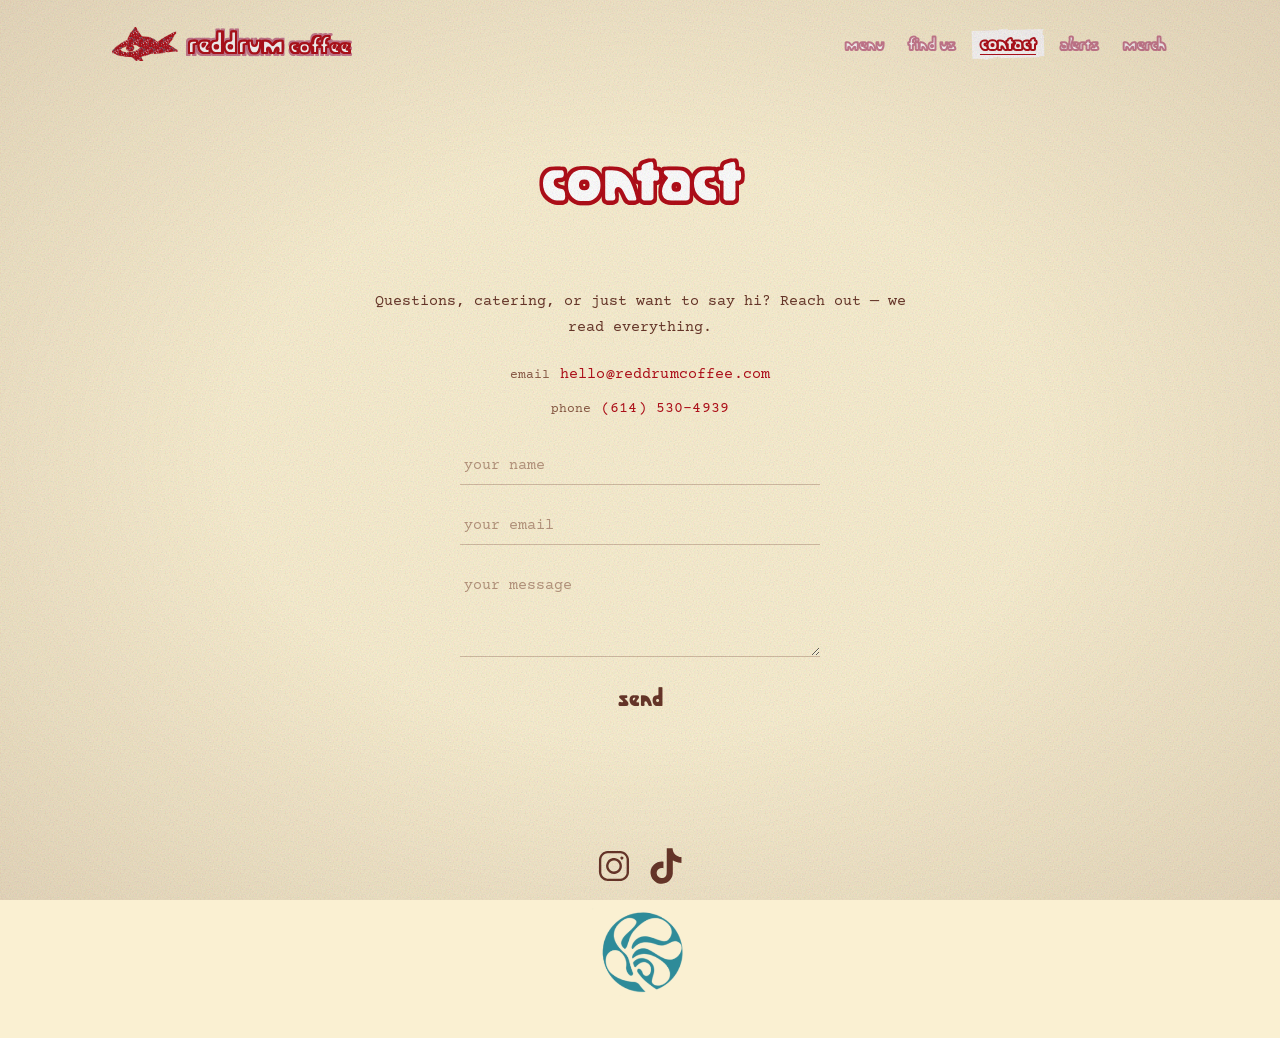
<file: contact.html>
<!DOCTYPE html>
<html lang="en">
<head>
<meta charset="UTF-8">
<meta name="viewport" content="width=device-width, initial-scale=1.0">
<title>contact — REDDRUM Coffee</title>
<link rel="icon" type="image/png" href="assets/img/favicon.png">
<meta name="description" content="Get in touch with Reddrum Coffee — questions, catering requests, or just say hi.">
<meta property="og:title" content="contact — REDDRUM Coffee">
<meta property="og:description" content="Get in touch with Reddrum Coffee — questions, catering requests, or just say hi.">
<meta property="og:image" content="assets/img/favicon.png">
<meta property="og:type" content="website">
<meta name="theme-color" content="#FAF0D2">
<link rel="preconnect" href="https://fonts.googleapis.com">
<link rel="preconnect" href="https://fonts.gstatic.com" crossorigin>
<link href="https://fonts.googleapis.com/css2?family=IM+Fell+English:ital@0;1&family=Courier+Prime:wght@400;700&family=Chewy&family=Bagel+Fat+One&family=Inter:wght@400;500&display=swap" rel="stylesheet">
<style>
  @font-face {
    font-family: 'Mesa Lane';
    src: url(assets/fonts/mesa-lane.woff2) format('woff2');
    font-weight: 400;
    font-style: normal;
    font-display: swap;
  }
  @font-face {
    font-family: 'Allora';
    src: url(assets/fonts/allora.woff2) format('woff2');
    font-weight: 400;
    font-style: normal;
    font-display: swap;
  }
  :root{
    --sand: #FAF0D2;
    --foam: #F7E6CB;
    --coral: #B20E19;
    --ink: #683629;
    --ink-soft: #8A5A45;
    --line: rgba(104,54,41,0.28);
    --line-soft: rgba(104,54,41,0.14);
    --accent-blue: #25799B;
  --sky-blue: #2E8B99;
  --sky-blue-text: #145A62;
  --rose: #C97B92;
  --rose-text: #8A4A5B;
  }

  *{ margin:0; padding:0; box-sizing:border-box; }

  html{ scroll-behavior:smooth; }

  body{
    background: var(--sand);
    color: var(--ink);
    font-family: 'Mesa Lane', 'Allora', 'Bagel Fat One', cursive;
    font-size: 15px;
    line-height: 1.6;
    overflow-x: hidden;
    position: relative;
    -webkit-text-size-adjust: 100%;
    -webkit-tap-highlight-color: transparent;
  }

  /* paper grain overlay */
  body::before{
    content:"";
    position:fixed;
    inset:0;
    pointer-events:none;
    z-index:999;
    opacity:0.3;
    mix-blend-mode:multiply;
    background-image:url("data:image/svg+xml;utf8,<svg xmlns='http://www.w3.org/2000/svg' width='120' height='120'><filter id='n'><feTurbulence type='fractalNoise' baseFrequency='0.75' numOctaves='3' stitchTiles='stitch'/></filter><rect width='100%25' height='100%25' filter='url(%23n)'/></svg>");
  }
  body::after{
    content:"";
    position:fixed;
    inset:0;
    pointer-events:none;
    z-index:998;
    background:radial-gradient(ellipse at center, transparent 45%, rgba(104,54,41,0.12) 100%);
  }

  .display{
    font-family: 'Mesa Lane', 'Allora', 'Bagel Fat One', cursive;
    font-weight: 400;
    letter-spacing: 0.01em;
  }

  a{ color:inherit; text-decoration:none; }

  .wrap{
    max-width: 1120px;
    margin: 0 auto;
    padding: 0 32px;
  }

  /* ---------- NAV ---------- */

  header.site-nav{
    padding: 24px 0;
    background: transparent;
    position: sticky;
    top: 0;
    z-index: 40;
  }
  nav.wrap{
    display:flex;
    align-items:center;
    justify-content:flex-start;
    gap: 32px;
    flex-wrap: wrap;
    padding-bottom: 18px;
  }
  .nav-links{
    display:flex;
    align-items:center;
    gap: 20px;
    flex-wrap: wrap;
  }
  .nav-btn{
    display:inline-block;
    font-family: 'Mesa Lane', 'Allora', 'Bagel Fat One', cursive;
    font-size: 1rem;
    color: #fff;
    padding: 4px 2px;
    background: transparent;
    -webkit-text-stroke: 2px var(--rose);
    transition: transform 0.15s ease;
  }
  .nav-btn:hover,
  .nav-btn:active{
    color: #fff;
    -webkit-text-stroke: 2px var(--coral);
    transform: translateY(-1px);
  }
  .nav-btn.active{
    color: #fff;
    -webkit-text-stroke: 2px var(--coral);
    font-weight: 700;
    font-size: 1.15rem;
    text-decoration: underline;
    text-underline-offset: 4px;
  }
  .hl-navbtn.active::before{
    background: #fff;
  }
  .hl{
    position: relative;
    z-index: 1;
  }
  .hl::before{
    content: "";
    position: absolute;
    z-index: -1;
    background: rgba(46, 139, 153, 0.42);
    filter: url(#rough);
  }
  .hl-navbtn{ display: inline-block; }
  .hl-navbtn::before{
    inset: 12% -10%;
    transform: rotate(-1.5deg);
    background: transparent;
    transition: background 0.15s ease;
  }
  .hl-navbtn:hover::before,
  .hl-navbtn:active::before{
    background: #fff;
  }

  .nav-right{
    display:flex;
    align-items:center;
    gap: 18px;
    font-family: 'Courier Prime', monospace;
    font-size: 0.9rem;
    color: var(--ink-soft);
  }

  /* logo mark, used in footer */
.brand-caps{
  font-family: 'Mesa Lane', 'Bagel Fat One', cursive;
  text-transform: lowercase;
  letter-spacing: 0.03em;
  color: #fff;
  -webkit-text-stroke: 2px var(--coral);
  text-shadow:
    -1.2px -1.2px 0 var(--coral),
     1.2px -1.2px 0 var(--coral),
    -1.2px  1.2px 0 var(--coral),
     1.2px  1.2px 0 var(--coral),
    -2.6px -2.6px 0 var(--rose),
     2.6px -2.6px 0 var(--rose),
    -2.6px  2.6px 0 var(--rose),
     2.6px  2.6px 0 var(--rose);
}

  .logo{
    display: flex;
    align-items: center;
    gap: 10px;
    font-family: 'Mesa Lane', 'Bagel Fat One', cursive;
    font-size: 1.3rem;
    text-transform: lowercase;
    color: #fff;
    -webkit-text-stroke: 1px var(--coral);
    text-shadow:
      -1px -1px 0 var(--coral), 1px -1px 0 var(--coral),
      -1px 1px 0 var(--coral), 1px 1px 0 var(--coral);
    transition: transform 0.2s ease;
    margin-right: auto;
  }
  .logo:hover{
    transform: scale(1.05) rotate(-1deg);
  }
  .logo .mark{
    display: block;
    width: auto;
    height: 34px;
    aspect-ratio: 388 / 200;
    flex-shrink: 0;
    transition: transform 0.25s ease;
    background-color: var(--coral);
    background-image: url("data:image/svg+xml,%3Csvg%20xmlns%3D%22http%3A%2F%2Fwww.w3.org%2F2000%2Fsvg%22%20width%3D%2224%22%20height%3D%2224%22%20viewBox%3D%220%200%2024%2024%22%3E%3Ccircle%20cx%3D%2210.9%22%20cy%3D%2213.4%22%20r%3D%221.6%22%20fill%3D%22%23FFFFFF%22%2F%3E%3Ccircle%20cx%3D%2210.8%22%20cy%3D%2220.5%22%20r%3D%220.8%22%20fill%3D%22%23FFFFFF%22%2F%3E%3Ccircle%20cx%3D%2215.1%22%20cy%3D%2219.0%22%20r%3D%220.7%22%20fill%3D%22%23C97B92%22%2F%3E%3Ccircle%20cx%3D%223.4%22%20cy%3D%2212.9%22%20r%3D%221.6%22%20fill%3D%22%23B20E19%22%2F%3E%3Ccircle%20cx%3D%2215.0%22%20cy%3D%2220.0%22%20r%3D%220.7%22%20fill%3D%22%23B20E19%22%2F%3E%3Ccircle%20cx%3D%224.6%22%20cy%3D%225.8%22%20r%3D%220.6%22%20fill%3D%22%23FFFFFF%22%2F%3E%3Ccircle%20cx%3D%2215.4%22%20cy%3D%2212.0%22%20r%3D%221.3%22%20fill%3D%22%23FFFFFF%22%2F%3E%3Ccircle%20cx%3D%2215.7%22%20cy%3D%229.8%22%20r%3D%221.2%22%20fill%3D%22%23B20E19%22%2F%3E%3Ccircle%20cx%3D%2217.0%22%20cy%3D%227.6%22%20r%3D%220.9%22%20fill%3D%22%23C97B92%22%2F%3E%3Ccircle%20cx%3D%220.7%22%20cy%3D%2213.5%22%20r%3D%220.7%22%20fill%3D%22%23B20E19%22%2F%3E%3Ccircle%20cx%3D%2220.3%22%20cy%3D%229.3%22%20r%3D%221.7%22%20fill%3D%22%23B20E19%22%2F%3E%3Ccircle%20cx%3D%225.1%22%20cy%3D%2222.2%22%20r%3D%220.7%22%20fill%3D%22%23FFFFFF%22%2F%3E%3Ccircle%20cx%3D%2218.7%22%20cy%3D%226.5%22%20r%3D%220.7%22%20fill%3D%22%23C97B92%22%2F%3E%3Ccircle%20cx%3D%225.9%22%20cy%3D%222.4%22%20r%3D%220.7%22%20fill%3D%22%23FFFFFF%22%2F%3E%3Ccircle%20cx%3D%224.3%22%20cy%3D%2213.4%22%20r%3D%221.1%22%20fill%3D%22%232E8B99%22%2F%3E%3Ccircle%20cx%3D%2223.6%22%20cy%3D%2218.5%22%20r%3D%221.1%22%20fill%3D%22%23FFFFFF%22%2F%3E%3Ccircle%20cx%3D%222.8%22%20cy%3D%2210.1%22%20r%3D%220.8%22%20fill%3D%22%23C97B92%22%2F%3E%3Ccircle%20cx%3D%2220.7%22%20cy%3D%2223.4%22%20r%3D%221.3%22%20fill%3D%22%23B20E19%22%2F%3E%3Ccircle%20cx%3D%225.1%22%20cy%3D%229.5%22%20r%3D%221.5%22%20fill%3D%22%23B20E19%22%2F%3E%3Ccircle%20cx%3D%221.0%22%20cy%3D%223.5%22%20r%3D%221.1%22%20fill%3D%22%23B20E19%22%2F%3E%3Ccircle%20cx%3D%2218.5%22%20cy%3D%227.9%22%20r%3D%220.9%22%20fill%3D%22%23B20E19%22%2F%3E%3Ccircle%20cx%3D%221.8%22%20cy%3D%225.0%22%20r%3D%221.3%22%20fill%3D%22%23B20E19%22%2F%3E%3Ccircle%20cx%3D%2214.4%22%20cy%3D%228.9%22%20r%3D%221.1%22%20fill%3D%22%23FFFFFF%22%2F%3E%3Ccircle%20cx%3D%2220.0%22%20cy%3D%223.3%22%20r%3D%221.0%22%20fill%3D%22%232E8B99%22%2F%3E%3Ccircle%20cx%3D%227.5%22%20cy%3D%225.5%22%20r%3D%221.3%22%20fill%3D%22%232E8B99%22%2F%3E%3Ccircle%20cx%3D%223.8%22%20cy%3D%2215.1%22%20r%3D%221.2%22%20fill%3D%22%23FFFFFF%22%2F%3E%3Ccircle%20cx%3D%2221.2%22%20cy%3D%2214.5%22%20r%3D%221.1%22%20fill%3D%22%23B20E19%22%2F%3E%3Ccircle%20cx%3D%222.6%22%20cy%3D%2212.3%22%20r%3D%220.9%22%20fill%3D%22%23FFFFFF%22%2F%3E%3Ccircle%20cx%3D%226.2%22%20cy%3D%2219.8%22%20r%3D%221.3%22%20fill%3D%22%23C97B92%22%2F%3E%3Ccircle%20cx%3D%225.5%22%20cy%3D%2213.4%22%20r%3D%221.5%22%20fill%3D%22%23B20E19%22%2F%3E%3Ccircle%20cx%3D%226.7%22%20cy%3D%2222.0%22%20r%3D%220.8%22%20fill%3D%22%23B20E19%22%2F%3E%3Ccircle%20cx%3D%221.7%22%20cy%3D%229.9%22%20r%3D%220.9%22%20fill%3D%22%23B20E19%22%2F%3E%3Ccircle%20cx%3D%224.2%22%20cy%3D%228.9%22%20r%3D%221.2%22%20fill%3D%22%232E8B99%22%2F%3E%3Ccircle%20cx%3D%222.2%22%20cy%3D%223.3%22%20r%3D%221.1%22%20fill%3D%22%23C97B92%22%2F%3E%3Ccircle%20cx%3D%2215.8%22%20cy%3D%2216.6%22%20r%3D%221.2%22%20fill%3D%22%232E8B99%22%2F%3E%3Ccircle%20cx%3D%2214.2%22%20cy%3D%2222.2%22%20r%3D%221.1%22%20fill%3D%22%23C97B92%22%2F%3E%3Ccircle%20cx%3D%2216.8%22%20cy%3D%2223.1%22%20r%3D%220.6%22%20fill%3D%22%23B20E19%22%2F%3E%3Ccircle%20cx%3D%2215.3%22%20cy%3D%220.9%22%20r%3D%220.9%22%20fill%3D%22%23B20E19%22%2F%3E%3Ccircle%20cx%3D%225.5%22%20cy%3D%2217.5%22%20r%3D%221.3%22%20fill%3D%22%23B20E19%22%2F%3E%3Ccircle%20cx%3D%2221.2%22%20cy%3D%222.3%22%20r%3D%221.0%22%20fill%3D%22%23B20E19%22%2F%3E%3Ccircle%20cx%3D%2212.1%22%20cy%3D%220.9%22%20r%3D%220.8%22%20fill%3D%22%23B20E19%22%2F%3E%3Ccircle%20cx%3D%2215.5%22%20cy%3D%2213.1%22%20r%3D%220.8%22%20fill%3D%22%23B20E19%22%2F%3E%3Ccircle%20cx%3D%220.5%22%20cy%3D%2219.2%22%20r%3D%221.3%22%20fill%3D%22%23B20E19%22%2F%3E%3Ccircle%20cx%3D%228.3%22%20cy%3D%223.9%22%20r%3D%221.6%22%20fill%3D%22%23B20E19%22%2F%3E%3Ccircle%20cx%3D%228.2%22%20cy%3D%222.5%22%20r%3D%220.7%22%20fill%3D%22%23B20E19%22%2F%3E%3Ccircle%20cx%3D%2220.1%22%20cy%3D%2214.4%22%20r%3D%221.4%22%20fill%3D%22%23B20E19%22%2F%3E%3Ccircle%20cx%3D%2217.4%22%20cy%3D%2212.8%22%20r%3D%221.6%22%20fill%3D%22%23B20E19%22%2F%3E%3Ccircle%20cx%3D%229.2%22%20cy%3D%2213.2%22%20r%3D%221.4%22%20fill%3D%22%23B20E19%22%2F%3E%3Ccircle%20cx%3D%2213.8%22%20cy%3D%2216.8%22%20r%3D%220.6%22%20fill%3D%22%23B20E19%22%2F%3E%3Ccircle%20cx%3D%225.6%22%20cy%3D%227.1%22%20r%3D%220.7%22%20fill%3D%22%23B20E19%22%2F%3E%3Ccircle%20cx%3D%226.8%22%20cy%3D%2215.2%22%20r%3D%221.0%22%20fill%3D%22%23B20E19%22%2F%3E%3Ccircle%20cx%3D%2210.4%22%20cy%3D%221.9%22%20r%3D%220.7%22%20fill%3D%22%232E8B99%22%2F%3E%3Ccircle%20cx%3D%223.2%22%20cy%3D%225.5%22%20r%3D%221.2%22%20fill%3D%22%232E8B99%22%2F%3E%3Ccircle%20cx%3D%2222.5%22%20cy%3D%2213.8%22%20r%3D%221.0%22%20fill%3D%22%232E8B99%22%2F%3E%3Ccircle%20cx%3D%2223.1%22%20cy%3D%221.4%22%20r%3D%221.5%22%20fill%3D%22%232E8B99%22%2F%3E%3Ccircle%20cx%3D%227.1%22%20cy%3D%223.7%22%20r%3D%220.7%22%20fill%3D%22%232E8B99%22%2F%3E%3Ccircle%20cx%3D%229.8%22%20cy%3D%225.0%22%20r%3D%220.8%22%20fill%3D%22%23B20E19%22%2F%3E%3Ccircle%20cx%3D%226.2%22%20cy%3D%229.3%22%20r%3D%221.3%22%20fill%3D%22%23B20E19%22%2F%3E%3Ccircle%20cx%3D%2211.7%22%20cy%3D%2210.2%22%20r%3D%221.2%22%20fill%3D%22%23B20E19%22%2F%3E%3Ccircle%20cx%3D%229.1%22%20cy%3D%229.4%22%20r%3D%221.3%22%20fill%3D%22%23B20E19%22%2F%3E%3Ccircle%20cx%3D%2220.2%22%20cy%3D%228.2%22%20r%3D%221.5%22%20fill%3D%22%23B20E19%22%2F%3E%3Ccircle%20cx%3D%2212.7%22%20cy%3D%2218.4%22%20r%3D%221.1%22%20fill%3D%22%23B20E19%22%2F%3E%3Ccircle%20cx%3D%229.7%22%20cy%3D%226.6%22%20r%3D%220.6%22%20fill%3D%22%23B20E19%22%2F%3E%3Ccircle%20cx%3D%225.1%22%20cy%3D%2223.5%22%20r%3D%221.1%22%20fill%3D%22%23B20E19%22%2F%3E%3Ccircle%20cx%3D%2214.5%22%20cy%3D%2223.2%22%20r%3D%221.0%22%20fill%3D%22%23B20E19%22%2F%3E%3Ccircle%20cx%3D%224.1%22%20cy%3D%2218.8%22%20r%3D%221.2%22%20fill%3D%22%23B20E19%22%2F%3E%3Ccircle%20cx%3D%2223.3%22%20cy%3D%2222.4%22%20r%3D%221.3%22%20fill%3D%22%23B20E19%22%2F%3E%3Ccircle%20cx%3D%221.2%22%20cy%3D%220.8%22%20r%3D%221.1%22%20fill%3D%22%23B20E19%22%2F%3E%3Ccircle%20cx%3D%221.5%22%20cy%3D%222.3%22%20r%3D%221.1%22%20fill%3D%22%23C97B92%22%2F%3E%3Ccircle%20cx%3D%222.8%22%20cy%3D%2221.4%22%20r%3D%220.7%22%20fill%3D%22%23C97B92%22%2F%3E%3Ccircle%20cx%3D%2212.8%22%20cy%3D%228.1%22%20r%3D%221.6%22%20fill%3D%22%23C97B92%22%2F%3E%3Ccircle%20cx%3D%222.4%22%20cy%3D%2214.3%22%20r%3D%220.8%22%20fill%3D%22%23C97B92%22%2F%3E%3Ccircle%20cx%3D%227.7%22%20cy%3D%2210.8%22%20r%3D%221.6%22%20fill%3D%22%23C97B92%22%2F%3E%3Ccircle%20cx%3D%2218.8%22%20cy%3D%220.8%22%20r%3D%221.6%22%20fill%3D%22%23C97B92%22%2F%3E%3Ccircle%20cx%3D%2213.7%22%20cy%3D%226.5%22%20r%3D%221.5%22%20fill%3D%22%23C97B92%22%2F%3E%3Ccircle%20cx%3D%2219.1%22%20cy%3D%225.1%22%20r%3D%221.3%22%20fill%3D%22%23C97B92%22%2F%3E%3Ccircle%20cx%3D%227.7%22%20cy%3D%229.6%22%20r%3D%221.5%22%20fill%3D%22%23C97B92%22%2F%3E%3Ccircle%20cx%3D%2212.3%22%20cy%3D%2216.3%22%20r%3D%221.3%22%20fill%3D%22%23C97B92%22%2F%3E%3C%2Fsvg%3E");
    background-size: 10px 10px;
    background-repeat: repeat;
    -webkit-mask-image: url("assets/img/logo.png");
    mask-image: url("assets/img/logo.png");
    -webkit-mask-size: contain;
    mask-size: contain;
    -webkit-mask-repeat: no-repeat;
    mask-repeat: no-repeat;
    -webkit-mask-position: center;
    mask-position: center;
  }
  .logo:hover .mark{
    transform: rotate(6deg);
  }

  .logo .nav-word-main{ font-size: 1.6rem; }
  .logo .nav-word-sub{ font-size: 1.25rem; }

  .btn{
    display:inline-block;
    background: var(--coral);
    color: var(--foam);
    padding: 14px 26px;
    border-radius: 999px;
    font-size: 0.98rem;
    font-weight: 500;
    transition: background 0.2s ease, transform 0.2s ease, color 0.2s ease, border-color 0.2s ease;
  }
  .btn:hover{
    background: var(--coral);
    color: var(--foam);
    transform: translateY(-1px);
  }
  .btn.secondary{
    background: transparent;
    border: 2px solid var(--ink);
    color: var(--ink);
    padding: 12px 24px;
  }
  .btn.secondary:hover{
    background: var(--ink);
    color: var(--foam);
  }

  /* ---------- QUICK LINKS ---------- */
  .quick-links{
    display:flex;
    gap: 14px;
    justify-content:center;
    flex-wrap: wrap;
    padding: 10px 0 40px;
  }
  .quick-btn{
    display:inline-block;
    background: none;
    border: none;
    padding: 0;
    font-family: 'Mesa Lane', 'Bagel Fat One', cursive;
    font-size: 1.4rem;
    text-transform: lowercase;
    color: var(--ink);
    cursor: pointer;
    transition: color 0.18s ease, transform 0.15s ease, text-shadow 0.18s ease, -webkit-text-stroke 0.18s ease;
  }
  .quick-btn:hover{
    color: #fff;
    -webkit-text-stroke: 1px var(--sky-blue);
    text-shadow:
      -1px -1px 0 var(--sky-blue),
       1px -1px 0 var(--sky-blue),
      -1px  1px 0 var(--sky-blue),
       1px  1px 0 var(--sky-blue);
    transform: translateY(-1px);
  }

  /* ---------- FOOTER ---------- */
  footer{
    background: var(--sand);
    color: var(--ink-soft);
    padding: 10px 0 4px;
  }
  .footer-links{
    display:flex;
    flex-direction: row;
    justify-content: center;
    align-items: baseline;
    gap: 20px;
    flex-wrap: wrap;
    padding-bottom: 8px;
    border-bottom: 1px solid var(--line);
  }
  .footer-links a{
    font-family: 'Courier Prime', monospace;
    font-size: 0.8rem;
    color: var(--ink);
    transition: color 0.15s ease;
  }
  .footer-links a:hover{ color: var(--coral); }
  .footer-handle{
    display: inline-block;
    font-size: 1.2rem !important;
    font-weight: 700;
    color: var(--coral) !important;
    font-family: 'Mesa Lane', 'Allora', 'Bagel Fat One', cursive;
    transition: transform 0.2s ease;
  }
  .footer-handle:hover{
    transform: scale(1.05) rotate(-1deg);
  }
  .footer-static{
    font-family: 'Courier Prime', monospace;
    font-size: 0.8rem;
    color: var(--ink);
  }
  .footer-bottom{
    padding-top: 4px;
    display:flex;
    justify-content:center;
    text-align: center;
    font-family: 'Courier Prime', monospace;
    font-size: 0.75rem;
    line-height: 1.2;
    color: var(--ink-soft);
    flex-wrap:wrap;
    gap: 8px;
  }

  /* ---------- RESPONSIVE ---------- */
  @media (max-width: 640px){
    .hide-mobile-inline{ display: none; }
    .footer-grid{ flex-direction: column; gap: 24px; }
    .footer-links{ flex-direction: column; align-items: center; }
    nav.wrap{ justify-content: center; text-align: center; }
    .nav-links{ justify-content: center; }
    .nav-right{ justify-content: center; width: 100%; }
  }

  :focus-visible{
    outline: 2px solid var(--sky-blue);
    outline-offset: 2px;
  }  /* ---------- MENU PAGE ---------- */
  .menu-page{
    padding: 42px 20px 72px;
  }
  .menu-simple{
    max-width: 560px;
    margin: 0 auto;
  }
  .page-title{
    font-family: 'Mesa Lane', 'Allora', 'Bagel Fat One', cursive;
    text-transform: lowercase;
    text-align: center;
    font-size: 4rem;
    line-height: 1;
    margin: 0 0 40px;
    color: #fff;
    -webkit-text-stroke: 3px var(--coral);
    text-shadow:
      -2px -2px 0 var(--coral),
       2px -2px 0 var(--coral),
      -2px  2px 0 var(--coral),
       2px  2px 0 var(--coral),
       0    3px 0 var(--coral);
  }
  @media (max-width: 640px){
    .page-title{ font-size: 2.8rem; }
  }
  .menu-section{
    padding: 36px 0;
  }
  .menu-section-title{
    font-family: 'Mesa Lane', 'Allora', 'Bagel Fat One', cursive;
    text-transform: lowercase;
    text-align: center;
    color: var(--coral);
    font-size: 2rem;
    margin: 0 0 26px;
  }
  .menu-row{
    display: flex;
    align-items: baseline;
    gap: 8px;
    font-family: 'Mesa Lane', 'Allora', 'Bagel Fat One', cursive;
    font-size: 1rem;
    color: var(--ink);
    padding: 7px 0;
  }
  .menu-row .name{
    flex-shrink: 0;
    text-transform: lowercase;
  }
  .menu-row .leader{
    flex: 1;
    border-bottom: 2px dotted var(--coral);
    height: 0;
    margin-bottom: 4px;
    opacity: 0.6;
  }
  .menu-row .price{
    flex-shrink: 0;
    color: var(--coral);
  }
  .menu-divider{
    display: block;
    width: 100%;
    height: 14px;
    margin: 0 auto;
  }
  .story-text{
    font-family: 'Courier Prime', monospace;
    font-size: 0.95rem;
    line-height: 1.7;
    color: var(--ink);
    margin: 0 0 18px;
  }
  .alerts-form{
    display: flex;
    justify-content: center;
    gap: 12px;
    flex-wrap: wrap;
    margin-top: 22px;
  }
  .alerts-input{
    font-family: 'Courier Prime', monospace;
    font-size: 0.95rem;
    font-weight: 400;
    padding: 10px 4px;
    border: none;
    border-bottom: 1.5px solid var(--line);
    border-radius: 0;
    background: transparent;
    color: var(--ink);
    min-width: 220px;
    box-shadow: none;
    transition: border-color 0.2s ease;
  }
  .alerts-input::placeholder{
    color: var(--ink-soft);
    opacity: 0.6;
  }
  .alerts-input:focus{
    outline: none;
    border-bottom-color: transparent;
  }
  .rough-field{
    position: relative;
    display: inline-block;
  }
  .rough-field.block{ display: block; }
  .rough-field::after{
    content: "";
    position: absolute;
    left: 0;
    right: 0;
    bottom: 0;
    height: 2px;
    background: var(--coral);
    transform: scaleX(0);
    transition: transform 0.25s ease;
  }
  .rough-field:focus-within::after{
    transform: scaleX(1);
  }
  .contact-info{
    display: flex;
    flex-direction: column;
    align-items: center;
    gap: 10px;
    margin: 22px 0 6px;
  }
  .contact-info-row{
    display: flex;
    align-items: baseline;
    gap: 10px;
    font-family: 'Mesa Lane', 'Allora', 'Bagel Fat One', cursive;
    font-size: 1.1rem;
    color: var(--coral);
    transition: color 0.15s ease, transform 0.15s ease;
  }
  .contact-info-row:hover{
    color: var(--sky-blue);
    transform: translateY(-1px);
  }
  .contact-info-label{
    text-transform: lowercase;
    font-size: 0.8rem;
    color: var(--ink-soft);
    font-family: 'Courier Prime', monospace;
  }
  .contact-info-value{
    font-family: 'Courier Prime', monospace;
    font-size: 0.95rem;
    letter-spacing: 0.01em;
  }
  .contact-form{
    display: flex;
    flex-direction: column;
    align-items: center;
    gap: 22px;
    margin-top: 26px;
  }
  .contact-form .rough-field{
    display: block;
    width: 100%;
    max-width: 360px;
  }
  .contact-form .alerts-input{
    width: 100%;
    min-width: 0;
  }
  .contact-textarea{
    resize: vertical;
    font-family: 'Courier Prime', monospace;
    min-height: 90px;
  }
  .social-links{
    display:flex;
    align-items:center;
    gap: 14px;
  }
  .social-link{
    display:flex;
    color: var(--ink);
    transition: color 0.15s ease, transform 0.15s ease;
  }
  .social-link:hover{
    color: var(--coral);
    transform: translateY(-1px);
  }
.social-icon{
  width: 38px;
  height: 38px;
  display: block;
}

  /* ---------- SOCIAL FOOTER ---------- */
  .site-footer{
    position: relative;
    padding: 28px 0 40px;
    text-align: center;
  }
  .site-footer::before{
    content: "";
    position: absolute;
    inset: 0;
    z-index: -1;
    background:
      linear-gradient(rgba(226,217,188,0.94), rgba(226,217,188,0.94)),
      url("assets/img/menu-bg.jpg");
    background-size: cover;
    background-position: center 65%;
    filter: saturate(0.55);
  }

  .site-footer .social-links{
    justify-content: center;
  }
  .wave-stamp-link{
    display: block;
    width: 100px;
    margin: 26px auto 0;
    transition: transform 0.2s ease;
  }
  .wave-stamp-link:hover{
    transform: scale(1.06) rotate(-4deg);
  }
  .wave-stamp{
    width: 100%;
    aspect-ratio: 176 / 152;
    display: block;
    transform: rotate(3deg);
    background-color: var(--sky-blue);
    -webkit-mask-image: url(assets/img/wave-stamp-coral.png);
    mask-image: url(assets/img/wave-stamp-coral.png);
    -webkit-mask-size: contain;
    mask-size: contain;
    -webkit-mask-repeat: no-repeat;
    mask-repeat: no-repeat;
    -webkit-mask-position: center;
    mask-position: center;
    transition: background-color 0.2s ease;
  }
  .wave-stamp-link:hover .wave-stamp{
    background-color: var(--coral);
  }

  @media (max-width: 640px){
    nav.wrap{ flex-direction: column; align-items: center; text-align: center; }
    .logo{ margin-right: 0; justify-content: center; }
  }
  @media (prefers-reduced-motion: reduce){
    *, *::before, *::after{
      animation-duration: 0.01ms !important;
      animation-iteration-count: 1 !important;
      transition-duration: 0.01ms !important;
      scroll-behavior: auto !important;
    }
  }
</style>
</head>
<body>

<svg width="0" height="0" style="position:absolute">
  <defs>
    <filter id="rough" x="-20%" y="-20%" width="140%" height="140%">
      <feTurbulence type="fractalNoise" baseFrequency="0.045 0.06" numOctaves="2" seed="7" result="noise"/>
      <feDisplacementMap in="SourceGraphic" in2="noise" scale="4.2" xChannelSelector="R" yChannelSelector="G"/>
    </filter>
  </defs>
</svg>

<header class="site-nav">
  <nav class="wrap">
    <a href="index.html" class="logo">
      <div class="mark" aria-hidden="true"></div>
      <span><span class="brand-caps nav-word-main">REDDRUM</span> <span class="brand-caps nav-word-sub">Coffee</span></span>

    </a>
    <div class="nav-links">
      <a href="menu.html" class="nav-btn hl hl-navbtn">menu</a>
      <a href="find-us.html" class="nav-btn hl hl-navbtn">find us</a>
      <a href="contact.html" class="nav-btn hl hl-navbtn active">contact</a>
      <a href="alerts.html" class="nav-btn hl hl-navbtn">alerts</a>
      <a href="merch.html" class="nav-btn hl hl-navbtn">merch</a>
    </div>
  </nav>
</header>

<main class="wrap menu-page">
  <div class="menu-simple">
    <h1 class="page-title">contact</h1>

    <div class="menu-section">
      <p class="story-text" style="text-align:center;">Questions, catering, or just want to say hi? Reach out — we read everything.</p>

      <div class="contact-info">
        <a class="contact-info-row" href="mailto:hello@reddrumcoffee.com">
          <span class="contact-info-label">email</span>
          <span class="contact-info-value">hello@reddrumcoffee.com</span>
        </a>
        <a class="contact-info-row" href="tel:+16145304939">
          <span class="contact-info-label">phone</span>
          <span class="contact-info-value">(614) 530-4939</span>
        </a>
      </div>

      <form class="contact-form" onsubmit="return false;">
        <span class="rough-field pill">
          <input type="text" class="alerts-input" placeholder="your name" aria-label="Name" required>
        </span>
        <span class="rough-field pill">
          <input type="email" class="alerts-input" placeholder="your email" aria-label="Email" required>
        </span>
        <span class="rough-field block">
          <textarea class="alerts-input contact-textarea" placeholder="your message" aria-label="Message" rows="4" required></textarea>
        </span>
        <button type="submit" class="quick-btn">send</button>
      </form>
    </div>

  </div>
</main>


<footer class="site-footer">
  <div class="social-links">
    <a class="social-link" href="https://instagram.com/reddrumcoffee" target="_blank" rel="noopener" aria-label="Instagram">
      <svg class="social-icon" viewBox="0 0 1200 1200" aria-hidden="true"><g transform="translate(0,1200) scale(0.1,-0.1)" fill="currentColor"><path d="M3865 10739 c-584 -51 -1165 -300 -1630 -701 -554 -478 -912 -1184 -974 -1921 -15 -171 -15 -4062 -1 -4232 48 -562 271 -1118 631 -1565 405 -505 1023 -883 1650 -1009 292 -59 130 -55 2369 -59 2131 -3 2199 -2 2439 38 912 155 1695 738 2101 1565 151 307 235 587 282 940 19 147 19 4263 0 4410 -45 337 -128 621 -266 910 -440 919 -1336 1538 -2351 1625 -148 12 -4103 11 -4250 -1z m4211 -750 c890 -86 1633 -716 1853 -1572 70 -271 66 -114 66 -2417 0 -1952 -1 -2082 -18 -2189 -156 -984 -932 -1713 -1917 -1801 -88 -8 -716 -10 -2140 -8 -2234 4 -2067 -1 -2340 69 -729 188 -1321 780 -1509 1512 -70 271 -66 114 -66 2417 0 1952 1 2082 18 2189 157 989 937 1717 1932 1804 110 10 4020 6 4121 -4z M8383 8986 c-219 -53 -383 -261 -383 -486 0 -270 230 -500 500 -500 270 0 500 230 500 500 0 274 -233 503 -508 499 -31 0 -80 -6 -109 -13z M5765 8490 c-133 -15 -274 -40 -391 -71 -623 -161 -1174 -571 -1509 -1124 -184 -304 -296 -622 -347 -985 -17 -124 -17 -496 0 -620 106 -760 516 -1399 1159 -1808 571 -362 1273 -472 1943 -302 782 197 1437 787 1723 1551 62 165 112 368 138 559 18 125 18 497 1 620 -52 370 -171 702 -362 1010 -354 570 -951 989 -1600 1125 -213 45 -567 66 -755 45z m415 -750 c610 -63 1142 -439 1402 -990 200 -422 220 -914 57 -1364 -154 -425 -501 -796 -919 -981 -971 -431 -2089 77 -2394 1089 -56 184 -70 286 -70 506 0 220 14 322 69 505 244 806 1018 1321 1855 1235z"/></g></svg>
    </a>
    <a class="social-link" href="https://www.tiktok.com/@reddrumcoffee" target="_blank" rel="noopener" aria-label="TikTok">
      <svg class="social-icon" viewBox="0 0 32 32" aria-hidden="true" fill="currentColor"><path d="M16.656 1.029c1.637-0.025 3.262-0.012 4.886-0.025 0.054 2.031 0.878 3.859 2.189 5.213l-0.002-0.002c1.411 1.271 3.247 2.095 5.271 2.235l0.028 0.002v5.036c-1.912-0.048-3.71-0.489-5.331-1.247l0.082 0.034c-0.784-0.377-1.447-0.764-2.077-1.196l0.052 0.034c-0.012 3.649 0.012 7.298-0.025 10.934-0.103 1.853-0.719 3.543-1.707 4.954l0.020-0.031c-1.652 2.366-4.328 3.919-7.371 4.011l-0.014 0c-0.123 0.006-0.268 0.009-0.414 0.009-1.73 0-3.347-0.482-4.725-1.319l0.040 0.023c-2.508-1.509-4.238-4.091-4.558-7.094l-0.004-0.041c-0.025-0.625-0.037-1.25-0.012-1.862 0.49-4.779 4.494-8.476 9.361-8.476 0.547 0 1.083 0.047 1.604 0.136l-0.056-0.008c0.025 1.849-0.050 3.699-0.050 5.548-0.423-0.153-0.911-0.242-1.42-0.242-1.868 0-3.457 1.194-4.045 2.861l-0.009 0.030c-0.133 0.427-0.21 0.918-0.21 1.426 0 0.206 0.013 0.41 0.037 0.61l-0.002-0.024c0.332 2.046 2.086 3.59 4.201 3.59 0.061 0 0.121-0.001 0.181-0.004l-0.009 0c1.463-0.044 2.733-0.831 3.451-1.994l0.010-0.018c0.267-0.372 0.45-0.822 0.511-1.311l0.001-0.014c0.125-2.237 0.075-4.461 0.087-6.698 0.012-5.036-0.012-10.060 0.025-15.083z"/></svg>
    </a>
  </div>
  <a class="wave-stamp-link" href="index.html" aria-label="Reddrum Coffee — home">
    <div class="wave-stamp" role="img" aria-label=""></div>
  </a>
</footer>
</body>
</html>
</file>
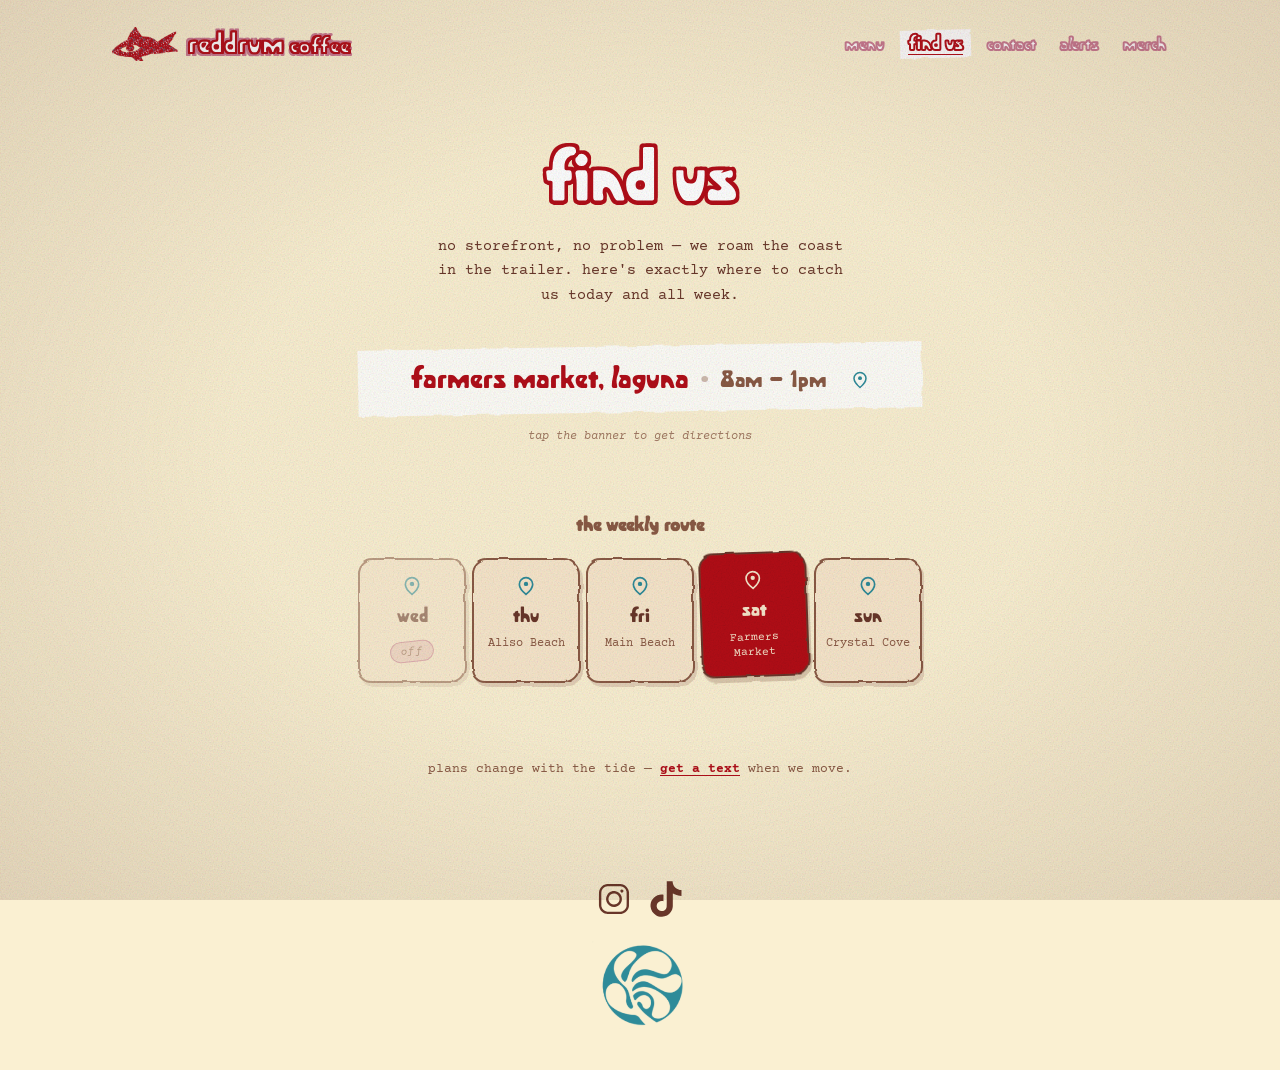
<file: find-us.html>
<!DOCTYPE html>
<html lang="en">
<head>
<meta charset="UTF-8">
<meta name="viewport" content="width=device-width, initial-scale=1.0">
<title>find us — REDDRUM Coffee</title>
<link rel="icon" type="image/png" href="assets/img/favicon.png">
<meta name="description" content="Find the Reddrum Coffee trailer today — current location, hours, and the full weekly route around Laguna Beach.">
<meta property="og:title" content="find us — REDDRUM Coffee">
<meta property="og:description" content="Find the Reddrum Coffee trailer today — current location, hours, and the full weekly route around Laguna Beach.">
<meta property="og:image" content="assets/img/favicon.png">
<meta property="og:type" content="website">
<meta name="theme-color" content="#FAF0D2">
<link rel="preconnect" href="https://fonts.googleapis.com">
<link rel="preconnect" href="https://fonts.gstatic.com" crossorigin>
<link href="https://fonts.googleapis.com/css2?family=IM+Fell+English:ital@0;1&family=Courier+Prime:wght@400;700&family=Chewy&family=Bagel+Fat+One&display=swap" rel="stylesheet">
<style>
  @font-face {
    font-family: 'Mesa Lane';
    src: url(assets/fonts/mesa-lane.woff2) format('woff2');
    font-weight: 400;
    font-style: normal;
    font-display: swap;
  }
  @font-face {
    font-family: 'Allora';
    src: url(assets/fonts/allora.woff2) format('woff2');
    font-weight: 400;
    font-style: normal;
    font-display: swap;
  }
  :root{
    --sand: #FAF0D2;
    --foam: #F7E6CB;
    --coral: #B20E19;
    --ink: #683629;
    --ink-soft: #8A5A45;
    --line: rgba(104,54,41,0.28);
    --line-soft: rgba(104,54,41,0.14);
    --accent-blue: #25799B;
  --sky-blue: #2E8B99;
  --sky-blue-text: #145A62;
  --rose: #C97B92;
  --rose-text: #8A4A5B;
  }

  *{ margin:0; padding:0; box-sizing:border-box; }

  html{ scroll-behavior:smooth; min-height: 100%; }

  body{
    min-height: 100vh;
    background: var(--sand);
    color: var(--ink);
    font-family: 'Mesa Lane', 'Allora', 'Bagel Fat One', cursive;
    font-size: 15px;
    line-height: 1.6;
    overflow-x: hidden;
    position: relative;
    -webkit-text-size-adjust: 100%;
    -webkit-tap-highlight-color: transparent;
  }

  /* paper grain overlay */
  body::before{
    content:"";
    position:fixed;
    inset:0;
    pointer-events:none;
    z-index:999;
    opacity:0.3;
    mix-blend-mode:multiply;
    background-image:url("data:image/svg+xml;utf8,<svg xmlns='http://www.w3.org/2000/svg' width='120' height='120'><filter id='n'><feTurbulence type='fractalNoise' baseFrequency='0.75' numOctaves='3' stitchTiles='stitch'/></filter><rect width='100%25' height='100%25' filter='url(%23n)'/></svg>");
  }
  body::after{
    content:"";
    position:fixed;
    inset:0;
    pointer-events:none;
    z-index:998;
    background:radial-gradient(ellipse at center, transparent 45%, rgba(104,54,41,0.12) 100%);
  }

  .display{
    font-family: 'Mesa Lane', 'Allora', 'Bagel Fat One', cursive;
    font-weight: 400;
    letter-spacing: 0.01em;
  }

  a{ color:inherit; text-decoration:none; }

  .wrap{
    max-width: 1120px;
    margin: 0 auto;
    padding: 0 32px;
  }

  /* ---------- NAV ---------- */

  header.site-nav{
    padding: 24px 0;
    background: transparent;
    position: sticky;
    top: 0;
    z-index: 40;
  }
  nav.wrap{
    display:flex;
    align-items:center;
    justify-content:flex-start;
    gap: 32px;
    flex-wrap: wrap;
    padding-bottom: 18px;
  }
  .nav-links{
    display:flex;
    align-items:center;
    gap: 20px;
    flex-wrap: wrap;
  }
  .nav-btn{
    display:inline-block;
    font-family: 'Mesa Lane', 'Allora', 'Bagel Fat One', cursive;
    font-size: 1rem;
    color: #fff;
    padding: 4px 2px;
    background: transparent;
    -webkit-text-stroke: 2px var(--rose);
    transition: transform 0.15s ease;
  }
  .nav-btn:hover,
  .nav-btn:active{
    color: #fff;
    -webkit-text-stroke: 2px var(--coral);
    transform: translateY(-1px);
  }
  .nav-btn.active{
    color: #fff;
    -webkit-text-stroke: 2px var(--coral);
    font-weight: 700;
    font-size: 1.15rem;
    text-decoration: underline;
    text-underline-offset: 4px;
  }
  .hl-navbtn.active::before{
    background: #fff;
  }
  .hl{
    position: relative;
    z-index: 1;
  }
  .hl::before{
    content: "";
    position: absolute;
    z-index: -1;
    background: rgba(46, 139, 153, 0.42);
    filter: url(#rough);
  }
  .hl-navbtn{ display: inline-block; }
  .hl-navbtn::before{
    inset: 12% -10%;
    transform: rotate(-1.5deg);
    background: transparent;
    transition: background 0.15s ease;
  }
  .hl-navbtn:hover::before,
  .hl-navbtn:active::before{
    background: #fff;
  }

  .nav-right{
    display:flex;
    align-items:center;
    gap: 18px;
    font-family: 'Courier Prime', monospace;
    font-size: 0.9rem;
    color: var(--ink-soft);
  }

  /* logo mark, used in footer */
.brand-caps{
  font-family: 'Mesa Lane', 'Bagel Fat One', cursive;
  text-transform: lowercase;
  letter-spacing: 0.03em;
  color: #fff;
  -webkit-text-stroke: 2px var(--coral);
  text-shadow:
    -1.2px -1.2px 0 var(--coral),
     1.2px -1.2px 0 var(--coral),
    -1.2px  1.2px 0 var(--coral),
     1.2px  1.2px 0 var(--coral),
    -2.6px -2.6px 0 var(--rose),
     2.6px -2.6px 0 var(--rose),
    -2.6px  2.6px 0 var(--rose),
     2.6px  2.6px 0 var(--rose);
}

  .logo{
    display: flex;
    align-items: center;
    gap: 10px;
    font-family: 'Mesa Lane', 'Bagel Fat One', cursive;
    font-size: 1.3rem;
    text-transform: lowercase;
    color: #fff;
    -webkit-text-stroke: 1px var(--coral);
    text-shadow:
      -1px -1px 0 var(--coral), 1px -1px 0 var(--coral),
      -1px 1px 0 var(--coral), 1px 1px 0 var(--coral);
    transition: transform 0.2s ease;
    margin-right: auto;
  }
  .logo:hover{
    transform: scale(1.05) rotate(-1deg);
  }
  .logo .mark{
    display: block;
    width: auto;
    height: 34px;
    aspect-ratio: 388 / 200;
    flex-shrink: 0;
    transition: transform 0.25s ease;
    background-color: var(--coral);
    background-image: url("data:image/svg+xml,%3Csvg%20xmlns%3D%22http%3A%2F%2Fwww.w3.org%2F2000%2Fsvg%22%20width%3D%2224%22%20height%3D%2224%22%20viewBox%3D%220%200%2024%2024%22%3E%3Ccircle%20cx%3D%2210.9%22%20cy%3D%2213.4%22%20r%3D%221.6%22%20fill%3D%22%23FFFFFF%22%2F%3E%3Ccircle%20cx%3D%2210.8%22%20cy%3D%2220.5%22%20r%3D%220.8%22%20fill%3D%22%23FFFFFF%22%2F%3E%3Ccircle%20cx%3D%2215.1%22%20cy%3D%2219.0%22%20r%3D%220.7%22%20fill%3D%22%23C97B92%22%2F%3E%3Ccircle%20cx%3D%223.4%22%20cy%3D%2212.9%22%20r%3D%221.6%22%20fill%3D%22%23B20E19%22%2F%3E%3Ccircle%20cx%3D%2215.0%22%20cy%3D%2220.0%22%20r%3D%220.7%22%20fill%3D%22%23B20E19%22%2F%3E%3Ccircle%20cx%3D%224.6%22%20cy%3D%225.8%22%20r%3D%220.6%22%20fill%3D%22%23FFFFFF%22%2F%3E%3Ccircle%20cx%3D%2215.4%22%20cy%3D%2212.0%22%20r%3D%221.3%22%20fill%3D%22%23FFFFFF%22%2F%3E%3Ccircle%20cx%3D%2215.7%22%20cy%3D%229.8%22%20r%3D%221.2%22%20fill%3D%22%23B20E19%22%2F%3E%3Ccircle%20cx%3D%2217.0%22%20cy%3D%227.6%22%20r%3D%220.9%22%20fill%3D%22%23C97B92%22%2F%3E%3Ccircle%20cx%3D%220.7%22%20cy%3D%2213.5%22%20r%3D%220.7%22%20fill%3D%22%23B20E19%22%2F%3E%3Ccircle%20cx%3D%2220.3%22%20cy%3D%229.3%22%20r%3D%221.7%22%20fill%3D%22%23B20E19%22%2F%3E%3Ccircle%20cx%3D%225.1%22%20cy%3D%2222.2%22%20r%3D%220.7%22%20fill%3D%22%23FFFFFF%22%2F%3E%3Ccircle%20cx%3D%2218.7%22%20cy%3D%226.5%22%20r%3D%220.7%22%20fill%3D%22%23C97B92%22%2F%3E%3Ccircle%20cx%3D%225.9%22%20cy%3D%222.4%22%20r%3D%220.7%22%20fill%3D%22%23FFFFFF%22%2F%3E%3Ccircle%20cx%3D%224.3%22%20cy%3D%2213.4%22%20r%3D%221.1%22%20fill%3D%22%232E8B99%22%2F%3E%3Ccircle%20cx%3D%2223.6%22%20cy%3D%2218.5%22%20r%3D%221.1%22%20fill%3D%22%23FFFFFF%22%2F%3E%3Ccircle%20cx%3D%222.8%22%20cy%3D%2210.1%22%20r%3D%220.8%22%20fill%3D%22%23C97B92%22%2F%3E%3Ccircle%20cx%3D%2220.7%22%20cy%3D%2223.4%22%20r%3D%221.3%22%20fill%3D%22%23B20E19%22%2F%3E%3Ccircle%20cx%3D%225.1%22%20cy%3D%229.5%22%20r%3D%221.5%22%20fill%3D%22%23B20E19%22%2F%3E%3Ccircle%20cx%3D%221.0%22%20cy%3D%223.5%22%20r%3D%221.1%22%20fill%3D%22%23B20E19%22%2F%3E%3Ccircle%20cx%3D%2218.5%22%20cy%3D%227.9%22%20r%3D%220.9%22%20fill%3D%22%23B20E19%22%2F%3E%3Ccircle%20cx%3D%221.8%22%20cy%3D%225.0%22%20r%3D%221.3%22%20fill%3D%22%23B20E19%22%2F%3E%3Ccircle%20cx%3D%2214.4%22%20cy%3D%228.9%22%20r%3D%221.1%22%20fill%3D%22%23FFFFFF%22%2F%3E%3Ccircle%20cx%3D%2220.0%22%20cy%3D%223.3%22%20r%3D%221.0%22%20fill%3D%22%232E8B99%22%2F%3E%3Ccircle%20cx%3D%227.5%22%20cy%3D%225.5%22%20r%3D%221.3%22%20fill%3D%22%232E8B99%22%2F%3E%3Ccircle%20cx%3D%223.8%22%20cy%3D%2215.1%22%20r%3D%221.2%22%20fill%3D%22%23FFFFFF%22%2F%3E%3Ccircle%20cx%3D%2221.2%22%20cy%3D%2214.5%22%20r%3D%221.1%22%20fill%3D%22%23B20E19%22%2F%3E%3Ccircle%20cx%3D%222.6%22%20cy%3D%2212.3%22%20r%3D%220.9%22%20fill%3D%22%23FFFFFF%22%2F%3E%3Ccircle%20cx%3D%226.2%22%20cy%3D%2219.8%22%20r%3D%221.3%22%20fill%3D%22%23C97B92%22%2F%3E%3Ccircle%20cx%3D%225.5%22%20cy%3D%2213.4%22%20r%3D%221.5%22%20fill%3D%22%23B20E19%22%2F%3E%3Ccircle%20cx%3D%226.7%22%20cy%3D%2222.0%22%20r%3D%220.8%22%20fill%3D%22%23B20E19%22%2F%3E%3Ccircle%20cx%3D%221.7%22%20cy%3D%229.9%22%20r%3D%220.9%22%20fill%3D%22%23B20E19%22%2F%3E%3Ccircle%20cx%3D%224.2%22%20cy%3D%228.9%22%20r%3D%221.2%22%20fill%3D%22%232E8B99%22%2F%3E%3Ccircle%20cx%3D%222.2%22%20cy%3D%223.3%22%20r%3D%221.1%22%20fill%3D%22%23C97B92%22%2F%3E%3Ccircle%20cx%3D%2215.8%22%20cy%3D%2216.6%22%20r%3D%221.2%22%20fill%3D%22%232E8B99%22%2F%3E%3Ccircle%20cx%3D%2214.2%22%20cy%3D%2222.2%22%20r%3D%221.1%22%20fill%3D%22%23C97B92%22%2F%3E%3Ccircle%20cx%3D%2216.8%22%20cy%3D%2223.1%22%20r%3D%220.6%22%20fill%3D%22%23B20E19%22%2F%3E%3Ccircle%20cx%3D%2215.3%22%20cy%3D%220.9%22%20r%3D%220.9%22%20fill%3D%22%23B20E19%22%2F%3E%3Ccircle%20cx%3D%225.5%22%20cy%3D%2217.5%22%20r%3D%221.3%22%20fill%3D%22%23B20E19%22%2F%3E%3Ccircle%20cx%3D%2221.2%22%20cy%3D%222.3%22%20r%3D%221.0%22%20fill%3D%22%23B20E19%22%2F%3E%3Ccircle%20cx%3D%2212.1%22%20cy%3D%220.9%22%20r%3D%220.8%22%20fill%3D%22%23B20E19%22%2F%3E%3Ccircle%20cx%3D%2215.5%22%20cy%3D%2213.1%22%20r%3D%220.8%22%20fill%3D%22%23B20E19%22%2F%3E%3Ccircle%20cx%3D%220.5%22%20cy%3D%2219.2%22%20r%3D%221.3%22%20fill%3D%22%23B20E19%22%2F%3E%3Ccircle%20cx%3D%228.3%22%20cy%3D%223.9%22%20r%3D%221.6%22%20fill%3D%22%23B20E19%22%2F%3E%3Ccircle%20cx%3D%228.2%22%20cy%3D%222.5%22%20r%3D%220.7%22%20fill%3D%22%23B20E19%22%2F%3E%3Ccircle%20cx%3D%2220.1%22%20cy%3D%2214.4%22%20r%3D%221.4%22%20fill%3D%22%23B20E19%22%2F%3E%3Ccircle%20cx%3D%2217.4%22%20cy%3D%2212.8%22%20r%3D%221.6%22%20fill%3D%22%23B20E19%22%2F%3E%3Ccircle%20cx%3D%229.2%22%20cy%3D%2213.2%22%20r%3D%221.4%22%20fill%3D%22%23B20E19%22%2F%3E%3Ccircle%20cx%3D%2213.8%22%20cy%3D%2216.8%22%20r%3D%220.6%22%20fill%3D%22%23B20E19%22%2F%3E%3Ccircle%20cx%3D%225.6%22%20cy%3D%227.1%22%20r%3D%220.7%22%20fill%3D%22%23B20E19%22%2F%3E%3Ccircle%20cx%3D%226.8%22%20cy%3D%2215.2%22%20r%3D%221.0%22%20fill%3D%22%23B20E19%22%2F%3E%3Ccircle%20cx%3D%2210.4%22%20cy%3D%221.9%22%20r%3D%220.7%22%20fill%3D%22%232E8B99%22%2F%3E%3Ccircle%20cx%3D%223.2%22%20cy%3D%225.5%22%20r%3D%221.2%22%20fill%3D%22%232E8B99%22%2F%3E%3Ccircle%20cx%3D%2222.5%22%20cy%3D%2213.8%22%20r%3D%221.0%22%20fill%3D%22%232E8B99%22%2F%3E%3Ccircle%20cx%3D%2223.1%22%20cy%3D%221.4%22%20r%3D%221.5%22%20fill%3D%22%232E8B99%22%2F%3E%3Ccircle%20cx%3D%227.1%22%20cy%3D%223.7%22%20r%3D%220.7%22%20fill%3D%22%232E8B99%22%2F%3E%3Ccircle%20cx%3D%229.8%22%20cy%3D%225.0%22%20r%3D%220.8%22%20fill%3D%22%23B20E19%22%2F%3E%3Ccircle%20cx%3D%226.2%22%20cy%3D%229.3%22%20r%3D%221.3%22%20fill%3D%22%23B20E19%22%2F%3E%3Ccircle%20cx%3D%2211.7%22%20cy%3D%2210.2%22%20r%3D%221.2%22%20fill%3D%22%23B20E19%22%2F%3E%3Ccircle%20cx%3D%229.1%22%20cy%3D%229.4%22%20r%3D%221.3%22%20fill%3D%22%23B20E19%22%2F%3E%3Ccircle%20cx%3D%2220.2%22%20cy%3D%228.2%22%20r%3D%221.5%22%20fill%3D%22%23B20E19%22%2F%3E%3Ccircle%20cx%3D%2212.7%22%20cy%3D%2218.4%22%20r%3D%221.1%22%20fill%3D%22%23B20E19%22%2F%3E%3Ccircle%20cx%3D%229.7%22%20cy%3D%226.6%22%20r%3D%220.6%22%20fill%3D%22%23B20E19%22%2F%3E%3Ccircle%20cx%3D%225.1%22%20cy%3D%2223.5%22%20r%3D%221.1%22%20fill%3D%22%23B20E19%22%2F%3E%3Ccircle%20cx%3D%2214.5%22%20cy%3D%2223.2%22%20r%3D%221.0%22%20fill%3D%22%23B20E19%22%2F%3E%3Ccircle%20cx%3D%224.1%22%20cy%3D%2218.8%22%20r%3D%221.2%22%20fill%3D%22%23B20E19%22%2F%3E%3Ccircle%20cx%3D%2223.3%22%20cy%3D%2222.4%22%20r%3D%221.3%22%20fill%3D%22%23B20E19%22%2F%3E%3Ccircle%20cx%3D%221.2%22%20cy%3D%220.8%22%20r%3D%221.1%22%20fill%3D%22%23B20E19%22%2F%3E%3Ccircle%20cx%3D%221.5%22%20cy%3D%222.3%22%20r%3D%221.1%22%20fill%3D%22%23C97B92%22%2F%3E%3Ccircle%20cx%3D%222.8%22%20cy%3D%2221.4%22%20r%3D%220.7%22%20fill%3D%22%23C97B92%22%2F%3E%3Ccircle%20cx%3D%2212.8%22%20cy%3D%228.1%22%20r%3D%221.6%22%20fill%3D%22%23C97B92%22%2F%3E%3Ccircle%20cx%3D%222.4%22%20cy%3D%2214.3%22%20r%3D%220.8%22%20fill%3D%22%23C97B92%22%2F%3E%3Ccircle%20cx%3D%227.7%22%20cy%3D%2210.8%22%20r%3D%221.6%22%20fill%3D%22%23C97B92%22%2F%3E%3Ccircle%20cx%3D%2218.8%22%20cy%3D%220.8%22%20r%3D%221.6%22%20fill%3D%22%23C97B92%22%2F%3E%3Ccircle%20cx%3D%2213.7%22%20cy%3D%226.5%22%20r%3D%221.5%22%20fill%3D%22%23C97B92%22%2F%3E%3Ccircle%20cx%3D%2219.1%22%20cy%3D%225.1%22%20r%3D%221.3%22%20fill%3D%22%23C97B92%22%2F%3E%3Ccircle%20cx%3D%227.7%22%20cy%3D%229.6%22%20r%3D%221.5%22%20fill%3D%22%23C97B92%22%2F%3E%3Ccircle%20cx%3D%2212.3%22%20cy%3D%2216.3%22%20r%3D%221.3%22%20fill%3D%22%23C97B92%22%2F%3E%3C%2Fsvg%3E");
    background-size: 10px 10px;
    background-repeat: repeat;
    -webkit-mask-image: url("assets/img/logo.png");
    mask-image: url("assets/img/logo.png");
    -webkit-mask-size: contain;
    mask-size: contain;
    -webkit-mask-repeat: no-repeat;
    mask-repeat: no-repeat;
    -webkit-mask-position: center;
    mask-position: center;
  }
  .logo:hover .mark{
    transform: rotate(6deg);
  }

  .logo .nav-word-main{ font-size: 1.6rem; }
  .logo .nav-word-sub{ font-size: 1.25rem; }

  .btn{
    display:inline-block;
    background: var(--coral);
    color: var(--foam);
    padding: 14px 26px;
    border-radius: 999px;
    font-size: 0.98rem;
    font-weight: 500;
    transition: background 0.2s ease, transform 0.2s ease, color 0.2s ease, border-color 0.2s ease;
  }
  .btn:hover{
    background: var(--coral);
    color: var(--foam);
    transform: translateY(-1px);
  }
  .btn.secondary{
    background: transparent;
    border: 2px solid var(--ink);
    color: var(--ink);
    padding: 12px 24px;
  }
  .btn.secondary:hover{
    background: var(--ink);
    color: var(--foam);
  }

  /* ---------- QUICK LINKS ---------- */
  .quick-links{
    display:flex;
    gap: 14px;
    justify-content:center;
    flex-wrap: wrap;
    padding: 10px 0 40px;
  }
  .quick-btn{
    display:inline-block;
    background: none;
    border: none;
    padding: 0;
    font-family: 'Mesa Lane', 'Bagel Fat One', cursive;
    font-size: 1.4rem;
    text-transform: lowercase;
    color: var(--ink);
    cursor: pointer;
    transition: color 0.18s ease, transform 0.15s ease, text-shadow 0.18s ease, -webkit-text-stroke 0.18s ease;
  }
  .quick-btn:hover{
    color: #fff;
    -webkit-text-stroke: 1px var(--sky-blue);
    text-shadow:
      -1px -1px 0 var(--sky-blue),
       1px -1px 0 var(--sky-blue),
      -1px  1px 0 var(--sky-blue),
       1px  1px 0 var(--sky-blue);
    transform: translateY(-1px);
  }

  /* ---------- FOOTER ---------- */
  footer{
    background: var(--sand);
    color: var(--ink-soft);
    padding: 10px 0 4px;
  }
  .footer-links{
    display:flex;
    flex-direction: row;
    justify-content: center;
    align-items: baseline;
    gap: 20px;
    flex-wrap: wrap;
    padding-bottom: 8px;
    border-bottom: 1px solid var(--line);
  }
  .footer-links a{
    font-family: 'Courier Prime', monospace;
    font-size: 0.8rem;
    color: var(--ink);
    transition: color 0.15s ease;
  }
  .footer-links a:hover{ color: var(--coral); }
  .footer-handle{
    display: inline-block;
    font-size: 1.2rem !important;
    font-weight: 700;
    color: var(--coral) !important;
    font-family: 'Mesa Lane', 'Allora', 'Bagel Fat One', cursive;
    transition: transform 0.2s ease;
  }
  .footer-handle:hover{
    transform: scale(1.05) rotate(-1deg);
  }
  .footer-static{
    font-family: 'Courier Prime', monospace;
    font-size: 0.8rem;
    color: var(--ink);
  }
  .footer-bottom{
    padding-top: 4px;
    display:flex;
    justify-content:center;
    text-align: center;
    font-family: 'Courier Prime', monospace;
    font-size: 0.75rem;
    line-height: 1.2;
    color: var(--ink-soft);
    flex-wrap:wrap;
    gap: 8px;
  }

  /* ---------- RESPONSIVE ---------- */
  @media (max-width: 640px){
    .hide-mobile-inline{ display: none; }
    .footer-grid{ flex-direction: column; gap: 24px; }
    .footer-links{ flex-direction: column; align-items: center; }
    nav.wrap{ justify-content: center; text-align: center; }
    .nav-links{ justify-content: center; }
    .nav-right{ justify-content: center; width: 100%; }
  }

  :focus-visible{
    outline: 2px solid var(--sky-blue);
    outline-offset: 2px;
  }  /* ---------- MENU PAGE ---------- */
  .menu-page{
    padding: 42px 20px 72px;
  }
  .menu-simple{
    max-width: 560px;
    width: 100%;
    margin: 0 auto;
  }
  .page-title{
    font-family: 'Mesa Lane', 'Allora', 'Bagel Fat One', cursive;
    text-transform: lowercase;
    text-align: center;
    font-size: 4rem;
    line-height: 1;
    margin: 0 0 40px;
    color: #fff;
    -webkit-text-stroke: 3px var(--coral);
    text-shadow:
      -2px -2px 0 var(--coral),
       2px -2px 0 var(--coral),
      -2px  2px 0 var(--coral),
       2px  2px 0 var(--coral),
       0    3px 0 var(--coral);
  }
  .menu-section{
    padding: 24px 0;
  }
  .menu-section-title{
    font-family: 'Mesa Lane', 'Allora', 'Bagel Fat One', cursive;
    text-transform: lowercase;
    text-align: center;
    color: var(--coral);
    font-size: 1.5rem;
    margin: 0 0 26px;
  }
  .rest-of-week{
    max-width: 420px;
    margin: 0 auto;
  }
  .rest-of-week .menu-section-title{
    color: var(--ink-soft);
    font-size: 1.1rem;
    margin: 0 0 16px;
  }
  .rest-of-week .menu-row{
    font-size: 0.82rem;
    padding: 4px 0;
  }
  .menu-row{
    display: flex;
    align-items: baseline;
    gap: 8px;
    font-family: 'Mesa Lane', 'Allora', 'Bagel Fat One', cursive;
    font-size: 0.88rem;
    color: var(--ink);
    padding: 7px 0;
    transition: color 0.15s ease;
  }
  .menu-row .name{
    flex-shrink: 0;
    text-transform: lowercase;
  }
  .menu-row .leader{
    flex: 1;
    border-bottom: 2px dotted var(--coral);
    height: 0;
    margin-bottom: 4px;
    opacity: 0.6;
    transition: border-color 0.15s ease, opacity 0.15s ease;
  }
  .menu-row .price{
    flex-shrink: 0;
    color: var(--coral);
    transition: color 0.15s ease;
  }
  .story-text{
    font-family: 'Courier Prime', monospace;
    font-size: 0.95rem;
    line-height: 1.7;
    color: var(--ink);
    margin: 0 0 18px;
  }
  .menu-row:not(.is-today):hover{
    color: var(--sky-blue);
  }
  .menu-row:not(.is-today):hover .leader{
    border-bottom-color: var(--sky-blue);
    opacity: 1;
  }
  .menu-row:not(.is-today):hover .price{
    color: var(--sky-blue);
  }
  .menu-divider{
    display: block;
    width: 100%;
    height: 14px;
    margin: 0 auto;
  }
  .today-section{
    margin-bottom: 8px;
  }
  .finder-intro{
    font-family: 'Courier Prime', monospace;
    font-size: 0.95rem;
    color: var(--ink);
    text-align: center;
    max-width: 420px;
    margin: -18px auto 34px;
    line-height: 1.6;
  }

  /* ---------- TODAY CALLOUT ---------- */
  .today-callout{
    display: flex;
    align-items: center;
    justify-content: center;
    gap: 10px;
    flex-wrap: wrap;
    font-family: 'Mesa Lane', 'Bagel Fat One', cursive;
    font-size: 1.7rem;
    text-transform: lowercase;
    color: var(--coral);
    padding: 16px 32px;
    margin: 0 auto;
    max-width: fit-content;
    cursor: pointer;
    transition: transform 0.2s ease;
  }
  .today-callout:hover{
    transform: scale(1.03) rotate(-0.5deg);
  }
  .hl-today::before{
    inset: 6% -4%;
    transform: rotate(-1deg);
    background: rgba(255,255,255,0.85);
    transition: background 0.15s ease;
  }
  .today-callout:hover::before{
    background: rgba(46, 139, 153, 0.5);
  }
  .today-callout.is-off{
    color: var(--ink-soft);
  }
  .today-callout #today-hours,
  .today-callout #today-weather{
    color: var(--ink-soft);
    font-size: 1.3rem;
  }
  .today-sep{ opacity: 0.4; color: var(--ink-soft); }
  .today-sub-link{
    display: block;
    text-align: center;
    margin: 10px 0 40px;
    font-family: 'Courier Prime', monospace;
    font-size: 0.78rem;
    font-style: italic;
    color: var(--ink-soft);
    opacity: 0.8;
  }
  .today-callout .pin-icon{
    width: 18px;
    height: 18px;
    vertical-align: -3px;
    margin-left: 4px;
    color: var(--sky-blue);
  }

  /* ---------- WEEK STRIP ---------- */
  .week-strip{
    display: flex;
    gap: 10px;
    overflow-x: auto;
    overflow-y: visible;
    padding: 22px 4px 24px;
    margin: -16px -4px 0;
    scrollbar-width: thin;
  }
  .day-ticket{
    position: relative;
    display: block;
    flex: 0 0 104px;
    padding: 16px 8px 14px;
    text-align: center;
    text-decoration: none;
    cursor: pointer;
    transition: transform 0.15s ease;
  }
  .day-ticket::before{
    content: "";
    position: absolute;
    inset: -2px;
    z-index: -1;
    background: var(--foam);
    border: 2.5px solid var(--ink-soft);
    border-radius: 15px 17px 16px 14px;
    box-shadow: 3px 4px 0 rgba(104,54,41,0.16);
    filter: url(#rough);
    transition: background 0.15s ease;
  }
  a.day-ticket:hover{
    transform: translateY(-3px);
  }
  a.day-ticket:hover::before{
    background: rgba(46, 139, 153, 0.35);
  }
  .day-ticket .day-abbr{
    display: block;
    font-family: 'Mesa Lane', 'Bagel Fat One', cursive;
    text-transform: lowercase;
    font-size: 1.15rem;
    color: var(--ink);
    margin-bottom: 6px;
  }
  .day-ticket .day-pin{
    width: 20px;
    height: 20px;
    margin: 0 auto 6px;
    display: block;
    color: var(--sky-blue);
  }
  .day-ticket .day-loc{
    display: block;
    font-family: 'Courier Prime', monospace;
    font-size: 0.72rem;
    color: var(--ink-soft);
    line-height: 1.3;
  }
  .day-ticket.is-today{
    transform: translateY(-6px) rotate(-2deg);
  }
  a.day-ticket.is-today:hover{
    transform: translateY(-9px) rotate(-2deg);
  }
  .day-ticket.is-today::before{
    background: var(--coral);
    border-color: var(--ink);
    box-shadow: 2px 5px 0 rgba(104,54,41,0.22);
  }
  a.day-ticket.is-today:hover::before{
    background: var(--coral);
  }
  .day-ticket.is-today .day-abbr,
  .day-ticket.is-today .day-loc{
    color: var(--foam);
  }
  .day-ticket.is-today .day-pin{ color: var(--foam); }
  .day-ticket.is-off{ opacity: 0.55; cursor: default; }
  .status-stamp{
    display: inline-block;
    font-family: 'Courier Prime', monospace;
    font-style: italic;
    font-size: 0.68rem;
    text-transform: lowercase;
    letter-spacing: 0.02em;
    color: var(--ink-soft);
    background: rgba(201, 123, 146, 0.28);
    border: 1.5px solid var(--rose);
    border-radius: 999px;
    padding: 1px 10px;
    transform: rotate(-6deg);
  }
  .week-strip-title{
    font-family: 'Mesa Lane', 'Allora', 'Bagel Fat One', cursive;
    text-transform: lowercase;
    text-align: center;
    color: var(--ink-soft);
    font-size: 1.1rem;
    margin: 0 0 14px;
  }
  .alerts-nudge{
    text-align: center;
    font-family: 'Courier Prime', monospace;
    font-size: 0.82rem;
    color: var(--ink-soft);
    margin: 30px 0 0;
  }
  .alerts-nudge a{
    color: var(--coral);
    font-weight: 700;
    text-decoration: underline;
    text-underline-offset: 3px;
  }

  @media (max-width: 640px){
    .today-loc{ font-size: 2rem; }
    .day-ticket{ flex-basis: 88px; }
  }
  .social-links{
    display:flex;
    align-items:center;
    gap: 14px;
  }
  .social-link{
    display:flex;
    color: var(--ink);
    transition: color 0.15s ease, transform 0.15s ease;
  }
  .social-link:hover{
    color: var(--coral);
    transform: translateY(-1px);
  }
.social-icon{
  width: 38px;
  height: 38px;
  display: block;
}

  /* ---------- SOCIAL FOOTER ---------- */
  .site-footer{
    position: relative;
    padding: 28px 0 40px;
    text-align: center;
  }
  .site-footer::before{
    content: "";
    position: absolute;
    inset: 0;
    z-index: -1;
    background:
      linear-gradient(rgba(226,217,188,0.94), rgba(226,217,188,0.94)),
      url("assets/img/menu-bg.jpg");
    background-size: cover;
    background-position: center 65%;
    filter: saturate(0.55);
  }

  .site-footer .social-links{
    justify-content: center;
  }
  .wave-stamp-link{
    display: block;
    width: 100px;
    margin: 26px auto 0;
    transition: transform 0.2s ease;
  }
  .wave-stamp-link:hover{
    transform: scale(1.06) rotate(-4deg);
  }
  .wave-stamp{
    width: 100%;
    aspect-ratio: 176 / 152;
    display: block;
    transform: rotate(3deg);
    background-color: var(--sky-blue);
    -webkit-mask-image: url(assets/img/wave-stamp-coral.png);
    mask-image: url(assets/img/wave-stamp-coral.png);
    -webkit-mask-size: contain;
    mask-size: contain;
    -webkit-mask-repeat: no-repeat;
    mask-repeat: no-repeat;
    -webkit-mask-position: center;
    mask-position: center;
    transition: background-color 0.2s ease;
  }
  .wave-stamp-link:hover .wave-stamp{
    background-color: var(--coral);
  }

  @media (max-width: 640px){
    nav.wrap{ flex-direction: column; align-items: center; text-align: center; }
    .logo{ margin-right: 0; justify-content: center; }
    .page-title{ font-size: 2.8rem; }
  }
  @media (prefers-reduced-motion: reduce){
    *, *::before, *::after{
      animation-duration: 0.01ms !important;
      animation-iteration-count: 1 !important;
      transition-duration: 0.01ms !important;
      scroll-behavior: auto !important;
    }
  }
</style>
</head>
<body>

<svg width="0" height="0" style="position:absolute">
  <defs>
    <filter id="rough" x="-20%" y="-20%" width="140%" height="140%">
      <feTurbulence type="fractalNoise" baseFrequency="0.045 0.06" numOctaves="2" seed="7" result="noise"/>
      <feDisplacementMap in="SourceGraphic" in2="noise" scale="4.2" xChannelSelector="R" yChannelSelector="G"/>
    </filter>
  </defs>
</svg>

<header class="site-nav">
  <nav class="wrap">
    <a href="index.html" class="logo">
      <div class="mark" aria-hidden="true"></div>
      <span><span class="brand-caps nav-word-main">REDDRUM</span> <span class="brand-caps nav-word-sub">Coffee</span></span>


    </a>
    <div class="nav-links">
      <a href="menu.html" class="nav-btn hl hl-navbtn">menu</a>
      <a href="find-us.html" class="nav-btn hl hl-navbtn active">find us</a>
      <a href="contact.html" class="nav-btn hl hl-navbtn">contact</a>
      <a href="alerts.html" class="nav-btn hl hl-navbtn">alerts</a>
      <a href="merch.html" class="nav-btn hl hl-navbtn">merch</a>
    </div>
  </nav>
</header>

<main class="wrap menu-page">
  <div class="menu-simple">
    <h1 class="page-title">find us</h1>
    <p class="finder-intro">no storefront, no problem — we roam the coast in the trailer. here's exactly where to catch us today and all week.</p>

    <a id="today-link" href="#" target="_blank" rel="noopener" class="today-callout hl hl-today" aria-label="Get directions to today's location">
      <span id="today-location">Main Beach, Laguna</span>
      <span class="today-sep">·</span>
      <span id="today-hours">8am – 1pm</span>
      <span class="today-sep" id="weather-sep" style="display:none;">·</span>
      <span id="today-weather"></span>
      <svg class="pin-icon" viewBox="0 0 24 24" fill="none" aria-hidden="true"><path d="M12 2C7.6 2 4 5.5 4 9.8 4 15.5 12 22 12 22s8-6.5 8-12.2C20 5.5 16.4 2 12 2z" stroke="currentColor" stroke-width="2"/><circle cx="12" cy="9.5" r="2.6" fill="currentColor"/></svg>
    </a>
    <p class="today-sub-link">tap the banner to get directions</p>

    <div class="menu-section" id="week">
      <h2 class="week-strip-title">the weekly route</h2>
      <div class="week-strip">
        <a class="day-ticket" data-day="Monday" href="https://www.google.com/maps/dir/?api=1&destination=Main%20Beach%2C%20Laguna%20Beach%2C%20CA" target="_blank" rel="noopener">
          <svg class="day-pin" viewBox="0 0 24 24" fill="none"><path d="M12 2C7.6 2 4 5.5 4 9.8 4 15.5 12 22 12 22s8-6.5 8-12.2C20 5.5 16.4 2 12 2z" stroke="currentColor" stroke-width="2"/><circle cx="12" cy="9.5" r="2.6" fill="currentColor"/></svg>
          <span class="day-abbr">mon</span>
          <span class="day-loc">Main Beach</span>
        </a>
        <a class="day-ticket" data-day="Tuesday" href="https://www.google.com/maps/dir/?api=1&destination=Heisler%20Park%2C%20Laguna%20Beach%2C%20CA" target="_blank" rel="noopener">
          <svg class="day-pin" viewBox="0 0 24 24" fill="none"><path d="M12 2C7.6 2 4 5.5 4 9.8 4 15.5 12 22 12 22s8-6.5 8-12.2C20 5.5 16.4 2 12 2z" stroke="currentColor" stroke-width="2"/><circle cx="12" cy="9.5" r="2.6" fill="currentColor"/></svg>
          <span class="day-abbr">tue</span>
          <span class="day-loc">Heisler Park</span>
        </a>
        <div class="day-ticket" data-day="Wednesday">
          <svg class="day-pin" viewBox="0 0 24 24" fill="none"><path d="M12 2C7.6 2 4 5.5 4 9.8 4 15.5 12 22 12 22s8-6.5 8-12.2C20 5.5 16.4 2 12 2z" stroke="currentColor" stroke-width="2"/><circle cx="12" cy="9.5" r="2.6" fill="currentColor"/></svg>
          <span class="day-abbr">wed</span>
          <span class="status-stamp">off</span>
        </div>
        <a class="day-ticket" data-day="Thursday" href="https://www.google.com/maps/dir/?api=1&destination=Aliso%20Beach%2C%20Laguna%20Beach%2C%20CA" target="_blank" rel="noopener">
          <svg class="day-pin" viewBox="0 0 24 24" fill="none"><path d="M12 2C7.6 2 4 5.5 4 9.8 4 15.5 12 22 12 22s8-6.5 8-12.2C20 5.5 16.4 2 12 2z" stroke="currentColor" stroke-width="2"/><circle cx="12" cy="9.5" r="2.6" fill="currentColor"/></svg>
          <span class="day-abbr">thu</span>
          <span class="day-loc">Aliso Beach</span>
        </a>
        <a class="day-ticket" data-day="Friday" href="https://www.google.com/maps/dir/?api=1&destination=Main%20Beach%2C%20Laguna%20Beach%2C%20CA" target="_blank" rel="noopener">
          <svg class="day-pin" viewBox="0 0 24 24" fill="none"><path d="M12 2C7.6 2 4 5.5 4 9.8 4 15.5 12 22 12 22s8-6.5 8-12.2C20 5.5 16.4 2 12 2z" stroke="currentColor" stroke-width="2"/><circle cx="12" cy="9.5" r="2.6" fill="currentColor"/></svg>
          <span class="day-abbr">fri</span>
          <span class="day-loc">Main Beach</span>
        </a>
        <a class="day-ticket" data-day="Saturday" href="https://www.google.com/maps/dir/?api=1&destination=Laguna%20Beach%20Farmers%20Market%2C%20Laguna%20Beach%2C%20CA" target="_blank" rel="noopener">
          <svg class="day-pin" viewBox="0 0 24 24" fill="none"><path d="M12 2C7.6 2 4 5.5 4 9.8 4 15.5 12 22 12 22s8-6.5 8-12.2C20 5.5 16.4 2 12 2z" stroke="currentColor" stroke-width="2"/><circle cx="12" cy="9.5" r="2.6" fill="currentColor"/></svg>
          <span class="day-abbr">sat</span>
          <span class="day-loc">Farmers Market</span>
        </a>
        <a class="day-ticket" data-day="Sunday" href="https://www.google.com/maps/dir/?api=1&destination=Crystal%20Cove%20State%20Park%2C%20CA" target="_blank" rel="noopener">
          <svg class="day-pin" viewBox="0 0 24 24" fill="none"><path d="M12 2C7.6 2 4 5.5 4 9.8 4 15.5 12 22 12 22s8-6.5 8-12.2C20 5.5 16.4 2 12 2z" stroke="currentColor" stroke-width="2"/><circle cx="12" cy="9.5" r="2.6" fill="currentColor"/></svg>
          <span class="day-abbr">sun</span>
          <span class="day-loc">Crystal Cove</span>
        </a>
      </div>
    </div>

    <p class="alerts-nudge">plans change with the tide — <a href="alerts.html">get a text</a> when we move.</p>

  </div>
</main>

<script>
  (function(){
    var schedule = {
      Monday:    { location: "Main Beach, Laguna",    hours: "8am – 1pm", map: "Main Beach, Laguna Beach, CA" },
      Tuesday:   { location: "Heisler Park, Laguna",  hours: "8am – 1pm", map: "Heisler Park, Laguna Beach, CA" },
      Wednesday: { location: "Off today",             hours: "",          map: "Laguna Beach, CA" },
      Thursday:  { location: "Aliso Beach, Laguna",   hours: "8am – 1pm", map: "Aliso Beach, Laguna Beach, CA" },
      Friday:    { location: "Main Beach, Laguna",    hours: "8am – 1pm", map: "Main Beach, Laguna Beach, CA" },
      Saturday:  { location: "Farmers Market, Laguna",hours: "8am – 1pm", map: "Laguna Beach Farmers Market, Laguna Beach, CA" },
      Sunday:    { location: "Crystal Cove",          hours: "8am – 1pm", map: "Crystal Cove State Park, CA" }
    };
    var days = ["Sunday","Monday","Tuesday","Wednesday","Thursday","Friday","Saturday"];
    var todayIdx = new Date().getDay();
    var today = days[todayIdx];
    var info = schedule[today];

    // find the next open day, for the "we're off today" fallback
    var nextOpen = null;
    for (var i = 1; i <= 7; i++){
      var d = days[(todayIdx + i) % 7];
      if (schedule[d].hours) { nextOpen = d; break; }
    }

    var locEl = document.getElementById('today-location');
    var hoursEl = document.getElementById('today-hours');
    var sepEl = document.querySelector('.today-sep');
    var linkEl = document.getElementById('today-link');
    var isOff = !info.hours;

    if (isOff && nextOpen) {
      if (linkEl) linkEl.classList.add('is-off');
      if (locEl) locEl.textContent = 'off today — back ' + nextOpen.toLowerCase() + ' at ' + schedule[nextOpen].location;
      if (hoursEl) hoursEl.textContent = schedule[nextOpen].hours;
      if (linkEl) linkEl.href = 'https://www.google.com/maps/dir/?api=1&destination=' + encodeURIComponent(schedule[nextOpen].map);
    } else {
      if (locEl) locEl.textContent = info.location;
      if (hoursEl) hoursEl.textContent = info.hours;
      if (linkEl) linkEl.href = 'https://www.google.com/maps/dir/?api=1&destination=' + encodeURIComponent(info.map);
    }

    var ticket = document.querySelector('.day-ticket[data-day="' + today + '"]');
    if (ticket) {
      ticket.classList.add('is-today');
      // center today's ticket within the scrollable week strip
      requestAnimationFrame(function(){
        ticket.scrollIntoView({ behavior: 'auto', inline: 'center', block: 'nearest' });
      });
    }
    Object.keys(schedule).forEach(function(d){
      if (!schedule[d].hours) {
        var t = document.querySelector('.day-ticket[data-day="' + d + '"]');
        if (t) t.classList.add('is-off');
      }
    });

    var weatherEl = document.getElementById('today-weather');
    var weatherSepEl = document.getElementById('weather-sep');
    var weatherCodes = {
      0: "clear", 1: "mostly clear", 2: "partly cloudy", 3: "cloudy",
      45: "foggy", 48: "foggy",
      51: "light drizzle", 53: "drizzle", 55: "drizzle",
      61: "light rain", 63: "rain", 65: "heavy rain",
      71: "light snow", 73: "snow", 75: "heavy snow",
      80: "showers", 81: "showers", 82: "heavy showers",
      95: "thunderstorms", 96: "thunderstorms", 99: "thunderstorms"
    };
    if (!isOff) {
      fetch('https://api.open-meteo.com/v1/forecast?latitude=33.5427&longitude=-117.7854&current=temperature_2m,weather_code&temperature_unit=fahrenheit&timezone=America%2FLos_Angeles')
        .then(function(r){ return r.json(); })
        .then(function(data){
          if (!data || !data.current) return;
          var temp = Math.round(data.current.temperature_2m);
          var code = data.current.weather_code;
          var desc = weatherCodes[code] || "";
          if (weatherEl) weatherEl.textContent = temp + '°' + (desc ? ' and ' + desc : '');
          if (weatherSepEl) weatherSepEl.style.display = '';
        })
        .catch(function(){});
    }
  })();
</script>


<footer class="site-footer">
  <div class="social-links">
    <a class="social-link" href="https://instagram.com/reddrumcoffee" target="_blank" rel="noopener" aria-label="Instagram">
      <svg class="social-icon" viewBox="0 0 1200 1200" aria-hidden="true"><g transform="translate(0,1200) scale(0.1,-0.1)" fill="currentColor"><path d="M3865 10739 c-584 -51 -1165 -300 -1630 -701 -554 -478 -912 -1184 -974 -1921 -15 -171 -15 -4062 -1 -4232 48 -562 271 -1118 631 -1565 405 -505 1023 -883 1650 -1009 292 -59 130 -55 2369 -59 2131 -3 2199 -2 2439 38 912 155 1695 738 2101 1565 151 307 235 587 282 940 19 147 19 4263 0 4410 -45 337 -128 621 -266 910 -440 919 -1336 1538 -2351 1625 -148 12 -4103 11 -4250 -1z m4211 -750 c890 -86 1633 -716 1853 -1572 70 -271 66 -114 66 -2417 0 -1952 -1 -2082 -18 -2189 -156 -984 -932 -1713 -1917 -1801 -88 -8 -716 -10 -2140 -8 -2234 4 -2067 -1 -2340 69 -729 188 -1321 780 -1509 1512 -70 271 -66 114 -66 2417 0 1952 1 2082 18 2189 157 989 937 1717 1932 1804 110 10 4020 6 4121 -4z M8383 8986 c-219 -53 -383 -261 -383 -486 0 -270 230 -500 500 -500 270 0 500 230 500 500 0 274 -233 503 -508 499 -31 0 -80 -6 -109 -13z M5765 8490 c-133 -15 -274 -40 -391 -71 -623 -161 -1174 -571 -1509 -1124 -184 -304 -296 -622 -347 -985 -17 -124 -17 -496 0 -620 106 -760 516 -1399 1159 -1808 571 -362 1273 -472 1943 -302 782 197 1437 787 1723 1551 62 165 112 368 138 559 18 125 18 497 1 620 -52 370 -171 702 -362 1010 -354 570 -951 989 -1600 1125 -213 45 -567 66 -755 45z m415 -750 c610 -63 1142 -439 1402 -990 200 -422 220 -914 57 -1364 -154 -425 -501 -796 -919 -981 -971 -431 -2089 77 -2394 1089 -56 184 -70 286 -70 506 0 220 14 322 69 505 244 806 1018 1321 1855 1235z"/></g></svg>
    </a>
    <a class="social-link" href="https://www.tiktok.com/@reddrumcoffee" target="_blank" rel="noopener" aria-label="TikTok">
      <svg class="social-icon" viewBox="0 0 32 32" aria-hidden="true" fill="currentColor"><path d="M16.656 1.029c1.637-0.025 3.262-0.012 4.886-0.025 0.054 2.031 0.878 3.859 2.189 5.213l-0.002-0.002c1.411 1.271 3.247 2.095 5.271 2.235l0.028 0.002v5.036c-1.912-0.048-3.71-0.489-5.331-1.247l0.082 0.034c-0.784-0.377-1.447-0.764-2.077-1.196l0.052 0.034c-0.012 3.649 0.012 7.298-0.025 10.934-0.103 1.853-0.719 3.543-1.707 4.954l0.020-0.031c-1.652 2.366-4.328 3.919-7.371 4.011l-0.014 0c-0.123 0.006-0.268 0.009-0.414 0.009-1.73 0-3.347-0.482-4.725-1.319l0.040 0.023c-2.508-1.509-4.238-4.091-4.558-7.094l-0.004-0.041c-0.025-0.625-0.037-1.25-0.012-1.862 0.49-4.779 4.494-8.476 9.361-8.476 0.547 0 1.083 0.047 1.604 0.136l-0.056-0.008c0.025 1.849-0.050 3.699-0.050 5.548-0.423-0.153-0.911-0.242-1.42-0.242-1.868 0-3.457 1.194-4.045 2.861l-0.009 0.030c-0.133 0.427-0.21 0.918-0.21 1.426 0 0.206 0.013 0.41 0.037 0.61l-0.002-0.024c0.332 2.046 2.086 3.59 4.201 3.59 0.061 0 0.121-0.001 0.181-0.004l-0.009 0c1.463-0.044 2.733-0.831 3.451-1.994l0.010-0.018c0.267-0.372 0.45-0.822 0.511-1.311l0.001-0.014c0.125-2.237 0.075-4.461 0.087-6.698 0.012-5.036-0.012-10.060 0.025-15.083z"/></svg>
    </a>
  </div>
  <a class="wave-stamp-link" href="index.html" aria-label="Reddrum Coffee — home">
    <div class="wave-stamp" role="img" aria-label=""></div>
  </a>
</footer>
</body>
</html>
</file>
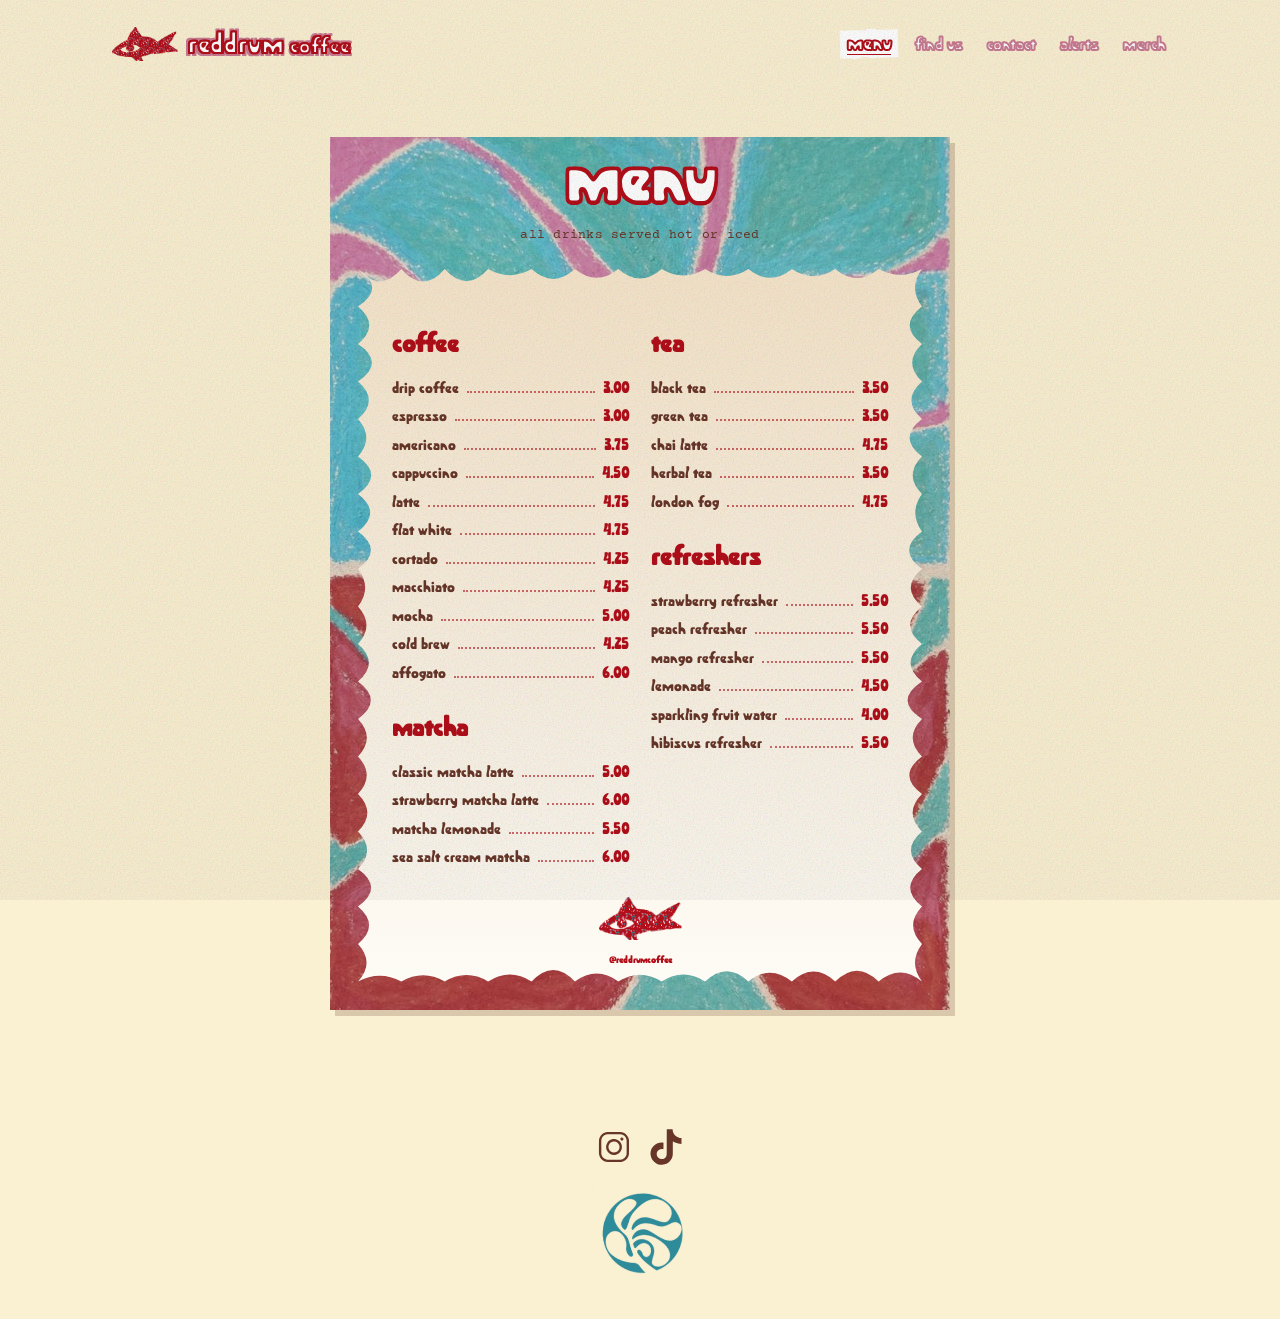
<file: menu.html>
<!DOCTYPE html>
<html lang="en">
<head>
<meta charset="UTF-8">
<meta name="viewport" content="width=device-width, initial-scale=1.0">
<title>menu — REDDRUM Coffee</title>
<link rel="icon" type="image/png" href="assets/img/favicon.png">
<meta name="description" content="The Reddrum Coffee menu — drip coffee, espresso, matcha, and refreshers, served hot or iced.">
<meta property="og:title" content="menu — REDDRUM Coffee">
<meta property="og:description" content="The Reddrum Coffee menu — drip coffee, espresso, matcha, and refreshers, served hot or iced.">
<meta property="og:image" content="assets/img/favicon.png">
<meta property="og:type" content="website">
<meta name="theme-color" content="#FAF0D2">
<link rel="preconnect" href="https://fonts.googleapis.com">
<link rel="preconnect" href="https://fonts.gstatic.com" crossorigin>
<link href="https://fonts.googleapis.com/css2?family=IM+Fell+English:ital@0;1&family=Courier+Prime:wght@400;700&family=Chewy&family=Bagel+Fat+One&display=swap" rel="stylesheet">
<style>
  @font-face {
    font-family: 'Mesa Lane';
    src: url(assets/fonts/mesa-lane.woff2) format('woff2');
    font-weight: 400;
    font-style: normal;
    font-display: swap;
  }
  @font-face {
    font-family: 'Allora';
    src: url(assets/fonts/allora.woff2) format('woff2');
    font-weight: 400;
    font-style: normal;
    font-display: swap;
  }
:root{
  --sand: #FAF0D2;
  --foam: #F7E6CB;
  --coral: #B20E19;
  --ink: #683629;
  --ink-soft: #8A5A45;
  --line: rgba(104,54,41,0.28);
  --line-soft: rgba(104,54,41,0.14);
  --accent-blue: #25799B;
  --sky-blue: #2E8B99;
  --sky-blue-text: #145A62;
  --rose: #C97B92;
  --rose-text: #8A4A5B;
}

*{ margin:0; padding:0; box-sizing:border-box; }

html{
  scroll-behavior:smooth;
  min-height: 100%;
}

body{
  min-height: 100vh;
  background: var(--sand);
  color:var(--ink);
  font-family:'Mesa Lane', 'Allora', 'Bagel Fat One', cursive;
  font-size:15px;
  line-height:1.6;
  overflow-x:hidden;
  position:relative;
  -webkit-text-size-adjust:100%;
  -webkit-tap-highlight-color:transparent;
}

/* paper grain overlay */
body::before{
  content:"";
  position:fixed;
  inset:0;
  pointer-events:none;
  z-index:999;
  opacity:0.3;
  mix-blend-mode:multiply;
  background-image:url("data:image/svg+xml;utf8,<svg xmlns='http://www.w3.org/2000/svg' width='120' height='120'><filter id='n'><feTurbulence type='fractalNoise' baseFrequency='0.75' numOctaves='3' stitchTiles='stitch'/></filter><rect width='100%25' height='100%25' filter='url(%23n)'/></svg>");
}

/* no vignette / no gradient */
body::after{
  display:none;
}

.display{
  font-family:'Mesa Lane', 'Allora', 'Bagel Fat One', cursive;
  font-weight:400;
  letter-spacing:0.01em;
}


  a{ color:inherit; text-decoration:none; }

  .wrap{
    max-width: 1120px;
    margin: 0 auto;
    padding: 0 32px;
  }

  /* ---------- NAV ---------- */

  header.site-nav{
    padding: 24px 0;
    background: transparent;
    position: sticky;
    top: 0;
    z-index: 40;
  }
  nav.wrap{
    display:flex;
    align-items:center;
    justify-content:flex-start;
    gap: 32px;
    flex-wrap: wrap;
    padding-bottom: 18px;
  }
  .nav-links{
    display:flex;
    align-items:center;
    gap: 20px;
    flex-wrap: wrap;
  }
  .nav-btn{
    display:inline-block;
    font-family: 'Mesa Lane', 'Allora', 'Bagel Fat One', cursive;
    font-size: 1rem;
    color: #fff;
    padding: 4px 2px;
    background: transparent;
    -webkit-text-stroke: 2px var(--rose);
    transition: transform 0.15s ease;
  }
  .nav-btn:hover,
  .nav-btn:active{
    color: #fff;
    -webkit-text-stroke: 2px var(--coral);
    transform: translateY(-1px);
  }
  .nav-btn.active{
    color: #fff;
    -webkit-text-stroke: 2px var(--coral);
    font-weight: 700;
    font-size: 1.15rem;
    text-decoration: underline;
    text-underline-offset: 4px;
  }
  .hl-navbtn.active::before{
    background: #fff;
  }
  .hl{
    position: relative;
    z-index: 1;
  }
  .hl::before{
    content: "";
    position: absolute;
    z-index: -1;
    background: rgba(46, 139, 153, 0.42);
    filter: url(#rough);
  }
  .hl-navbtn{ display: inline-block; }
  .hl-navbtn::before{
    inset: 12% -10%;
    transform: rotate(-1.5deg);
    background: transparent;
    transition: background 0.15s ease;
  }
  .hl-navbtn:hover::before,
  .hl-navbtn:active::before{
    background: #fff;
  }

  .nav-right{
    display:flex;
    align-items:center;
    gap: 18px;
    font-family: 'Courier Prime', monospace;
    font-size: 0.9rem;
    color: var(--ink-soft);
  }

  /* logo mark, used in footer */
.brand-caps{
  font-family: 'Mesa Lane', 'Bagel Fat One', cursive;
  text-transform: lowercase;
  letter-spacing: 0.03em;
  color: #fff;
  -webkit-text-stroke: 2px var(--coral);
  text-shadow:
    -1.2px -1.2px 0 var(--coral),
     1.2px -1.2px 0 var(--coral),
    -1.2px  1.2px 0 var(--coral),
     1.2px  1.2px 0 var(--coral),
    -2.6px -2.6px 0 var(--rose),
     2.6px -2.6px 0 var(--rose),
    -2.6px  2.6px 0 var(--rose),
     2.6px  2.6px 0 var(--rose);
}

  .logo{
    display: flex;
    align-items: center;
    gap: 10px;
    font-family: 'Mesa Lane', 'Bagel Fat One', cursive;
    font-size: 1.3rem;
    text-transform: lowercase;
    color: #fff;
    -webkit-text-stroke: 1px var(--coral);
    text-shadow:
      -1px -1px 0 var(--coral), 1px -1px 0 var(--coral),
      -1px 1px 0 var(--coral), 1px 1px 0 var(--coral);
    transition: transform 0.2s ease;
    margin-right: auto;
  }
  .logo:hover{
    transform: scale(1.05) rotate(-1deg);
  }
  .logo .mark{
    display: block;
    width: auto;
    height: 34px;
    aspect-ratio: 388 / 200;
    flex-shrink: 0;
    transition: transform 0.25s ease;
    background-color: var(--coral);
    background-image: url("data:image/svg+xml,%3Csvg%20xmlns%3D%22http%3A%2F%2Fwww.w3.org%2F2000%2Fsvg%22%20width%3D%2224%22%20height%3D%2224%22%20viewBox%3D%220%200%2024%2024%22%3E%3Ccircle%20cx%3D%2210.9%22%20cy%3D%2213.4%22%20r%3D%221.6%22%20fill%3D%22%23FFFFFF%22%2F%3E%3Ccircle%20cx%3D%2210.8%22%20cy%3D%2220.5%22%20r%3D%220.8%22%20fill%3D%22%23FFFFFF%22%2F%3E%3Ccircle%20cx%3D%2215.1%22%20cy%3D%2219.0%22%20r%3D%220.7%22%20fill%3D%22%23C97B92%22%2F%3E%3Ccircle%20cx%3D%223.4%22%20cy%3D%2212.9%22%20r%3D%221.6%22%20fill%3D%22%23B20E19%22%2F%3E%3Ccircle%20cx%3D%2215.0%22%20cy%3D%2220.0%22%20r%3D%220.7%22%20fill%3D%22%23B20E19%22%2F%3E%3Ccircle%20cx%3D%224.6%22%20cy%3D%225.8%22%20r%3D%220.6%22%20fill%3D%22%23FFFFFF%22%2F%3E%3Ccircle%20cx%3D%2215.4%22%20cy%3D%2212.0%22%20r%3D%221.3%22%20fill%3D%22%23FFFFFF%22%2F%3E%3Ccircle%20cx%3D%2215.7%22%20cy%3D%229.8%22%20r%3D%221.2%22%20fill%3D%22%23B20E19%22%2F%3E%3Ccircle%20cx%3D%2217.0%22%20cy%3D%227.6%22%20r%3D%220.9%22%20fill%3D%22%23C97B92%22%2F%3E%3Ccircle%20cx%3D%220.7%22%20cy%3D%2213.5%22%20r%3D%220.7%22%20fill%3D%22%23B20E19%22%2F%3E%3Ccircle%20cx%3D%2220.3%22%20cy%3D%229.3%22%20r%3D%221.7%22%20fill%3D%22%23B20E19%22%2F%3E%3Ccircle%20cx%3D%225.1%22%20cy%3D%2222.2%22%20r%3D%220.7%22%20fill%3D%22%23FFFFFF%22%2F%3E%3Ccircle%20cx%3D%2218.7%22%20cy%3D%226.5%22%20r%3D%220.7%22%20fill%3D%22%23C97B92%22%2F%3E%3Ccircle%20cx%3D%225.9%22%20cy%3D%222.4%22%20r%3D%220.7%22%20fill%3D%22%23FFFFFF%22%2F%3E%3Ccircle%20cx%3D%224.3%22%20cy%3D%2213.4%22%20r%3D%221.1%22%20fill%3D%22%232E8B99%22%2F%3E%3Ccircle%20cx%3D%2223.6%22%20cy%3D%2218.5%22%20r%3D%221.1%22%20fill%3D%22%23FFFFFF%22%2F%3E%3Ccircle%20cx%3D%222.8%22%20cy%3D%2210.1%22%20r%3D%220.8%22%20fill%3D%22%23C97B92%22%2F%3E%3Ccircle%20cx%3D%2220.7%22%20cy%3D%2223.4%22%20r%3D%221.3%22%20fill%3D%22%23B20E19%22%2F%3E%3Ccircle%20cx%3D%225.1%22%20cy%3D%229.5%22%20r%3D%221.5%22%20fill%3D%22%23B20E19%22%2F%3E%3Ccircle%20cx%3D%221.0%22%20cy%3D%223.5%22%20r%3D%221.1%22%20fill%3D%22%23B20E19%22%2F%3E%3Ccircle%20cx%3D%2218.5%22%20cy%3D%227.9%22%20r%3D%220.9%22%20fill%3D%22%23B20E19%22%2F%3E%3Ccircle%20cx%3D%221.8%22%20cy%3D%225.0%22%20r%3D%221.3%22%20fill%3D%22%23B20E19%22%2F%3E%3Ccircle%20cx%3D%2214.4%22%20cy%3D%228.9%22%20r%3D%221.1%22%20fill%3D%22%23FFFFFF%22%2F%3E%3Ccircle%20cx%3D%2220.0%22%20cy%3D%223.3%22%20r%3D%221.0%22%20fill%3D%22%232E8B99%22%2F%3E%3Ccircle%20cx%3D%227.5%22%20cy%3D%225.5%22%20r%3D%221.3%22%20fill%3D%22%232E8B99%22%2F%3E%3Ccircle%20cx%3D%223.8%22%20cy%3D%2215.1%22%20r%3D%221.2%22%20fill%3D%22%23FFFFFF%22%2F%3E%3Ccircle%20cx%3D%2221.2%22%20cy%3D%2214.5%22%20r%3D%221.1%22%20fill%3D%22%23B20E19%22%2F%3E%3Ccircle%20cx%3D%222.6%22%20cy%3D%2212.3%22%20r%3D%220.9%22%20fill%3D%22%23FFFFFF%22%2F%3E%3Ccircle%20cx%3D%226.2%22%20cy%3D%2219.8%22%20r%3D%221.3%22%20fill%3D%22%23C97B92%22%2F%3E%3Ccircle%20cx%3D%225.5%22%20cy%3D%2213.4%22%20r%3D%221.5%22%20fill%3D%22%23B20E19%22%2F%3E%3Ccircle%20cx%3D%226.7%22%20cy%3D%2222.0%22%20r%3D%220.8%22%20fill%3D%22%23B20E19%22%2F%3E%3Ccircle%20cx%3D%221.7%22%20cy%3D%229.9%22%20r%3D%220.9%22%20fill%3D%22%23B20E19%22%2F%3E%3Ccircle%20cx%3D%224.2%22%20cy%3D%228.9%22%20r%3D%221.2%22%20fill%3D%22%232E8B99%22%2F%3E%3Ccircle%20cx%3D%222.2%22%20cy%3D%223.3%22%20r%3D%221.1%22%20fill%3D%22%23C97B92%22%2F%3E%3Ccircle%20cx%3D%2215.8%22%20cy%3D%2216.6%22%20r%3D%221.2%22%20fill%3D%22%232E8B99%22%2F%3E%3Ccircle%20cx%3D%2214.2%22%20cy%3D%2222.2%22%20r%3D%221.1%22%20fill%3D%22%23C97B92%22%2F%3E%3Ccircle%20cx%3D%2216.8%22%20cy%3D%2223.1%22%20r%3D%220.6%22%20fill%3D%22%23B20E19%22%2F%3E%3Ccircle%20cx%3D%2215.3%22%20cy%3D%220.9%22%20r%3D%220.9%22%20fill%3D%22%23B20E19%22%2F%3E%3Ccircle%20cx%3D%225.5%22%20cy%3D%2217.5%22%20r%3D%221.3%22%20fill%3D%22%23B20E19%22%2F%3E%3Ccircle%20cx%3D%2221.2%22%20cy%3D%222.3%22%20r%3D%221.0%22%20fill%3D%22%23B20E19%22%2F%3E%3Ccircle%20cx%3D%2212.1%22%20cy%3D%220.9%22%20r%3D%220.8%22%20fill%3D%22%23B20E19%22%2F%3E%3Ccircle%20cx%3D%2215.5%22%20cy%3D%2213.1%22%20r%3D%220.8%22%20fill%3D%22%23B20E19%22%2F%3E%3Ccircle%20cx%3D%220.5%22%20cy%3D%2219.2%22%20r%3D%221.3%22%20fill%3D%22%23B20E19%22%2F%3E%3Ccircle%20cx%3D%228.3%22%20cy%3D%223.9%22%20r%3D%221.6%22%20fill%3D%22%23B20E19%22%2F%3E%3Ccircle%20cx%3D%228.2%22%20cy%3D%222.5%22%20r%3D%220.7%22%20fill%3D%22%23B20E19%22%2F%3E%3Ccircle%20cx%3D%2220.1%22%20cy%3D%2214.4%22%20r%3D%221.4%22%20fill%3D%22%23B20E19%22%2F%3E%3Ccircle%20cx%3D%2217.4%22%20cy%3D%2212.8%22%20r%3D%221.6%22%20fill%3D%22%23B20E19%22%2F%3E%3Ccircle%20cx%3D%229.2%22%20cy%3D%2213.2%22%20r%3D%221.4%22%20fill%3D%22%23B20E19%22%2F%3E%3Ccircle%20cx%3D%2213.8%22%20cy%3D%2216.8%22%20r%3D%220.6%22%20fill%3D%22%23B20E19%22%2F%3E%3Ccircle%20cx%3D%225.6%22%20cy%3D%227.1%22%20r%3D%220.7%22%20fill%3D%22%23B20E19%22%2F%3E%3Ccircle%20cx%3D%226.8%22%20cy%3D%2215.2%22%20r%3D%221.0%22%20fill%3D%22%23B20E19%22%2F%3E%3Ccircle%20cx%3D%2210.4%22%20cy%3D%221.9%22%20r%3D%220.7%22%20fill%3D%22%232E8B99%22%2F%3E%3Ccircle%20cx%3D%223.2%22%20cy%3D%225.5%22%20r%3D%221.2%22%20fill%3D%22%232E8B99%22%2F%3E%3Ccircle%20cx%3D%2222.5%22%20cy%3D%2213.8%22%20r%3D%221.0%22%20fill%3D%22%232E8B99%22%2F%3E%3Ccircle%20cx%3D%2223.1%22%20cy%3D%221.4%22%20r%3D%221.5%22%20fill%3D%22%232E8B99%22%2F%3E%3Ccircle%20cx%3D%227.1%22%20cy%3D%223.7%22%20r%3D%220.7%22%20fill%3D%22%232E8B99%22%2F%3E%3Ccircle%20cx%3D%229.8%22%20cy%3D%225.0%22%20r%3D%220.8%22%20fill%3D%22%23B20E19%22%2F%3E%3Ccircle%20cx%3D%226.2%22%20cy%3D%229.3%22%20r%3D%221.3%22%20fill%3D%22%23B20E19%22%2F%3E%3Ccircle%20cx%3D%2211.7%22%20cy%3D%2210.2%22%20r%3D%221.2%22%20fill%3D%22%23B20E19%22%2F%3E%3Ccircle%20cx%3D%229.1%22%20cy%3D%229.4%22%20r%3D%221.3%22%20fill%3D%22%23B20E19%22%2F%3E%3Ccircle%20cx%3D%2220.2%22%20cy%3D%228.2%22%20r%3D%221.5%22%20fill%3D%22%23B20E19%22%2F%3E%3Ccircle%20cx%3D%2212.7%22%20cy%3D%2218.4%22%20r%3D%221.1%22%20fill%3D%22%23B20E19%22%2F%3E%3Ccircle%20cx%3D%229.7%22%20cy%3D%226.6%22%20r%3D%220.6%22%20fill%3D%22%23B20E19%22%2F%3E%3Ccircle%20cx%3D%225.1%22%20cy%3D%2223.5%22%20r%3D%221.1%22%20fill%3D%22%23B20E19%22%2F%3E%3Ccircle%20cx%3D%2214.5%22%20cy%3D%2223.2%22%20r%3D%221.0%22%20fill%3D%22%23B20E19%22%2F%3E%3Ccircle%20cx%3D%224.1%22%20cy%3D%2218.8%22%20r%3D%221.2%22%20fill%3D%22%23B20E19%22%2F%3E%3Ccircle%20cx%3D%2223.3%22%20cy%3D%2222.4%22%20r%3D%221.3%22%20fill%3D%22%23B20E19%22%2F%3E%3Ccircle%20cx%3D%221.2%22%20cy%3D%220.8%22%20r%3D%221.1%22%20fill%3D%22%23B20E19%22%2F%3E%3Ccircle%20cx%3D%221.5%22%20cy%3D%222.3%22%20r%3D%221.1%22%20fill%3D%22%23C97B92%22%2F%3E%3Ccircle%20cx%3D%222.8%22%20cy%3D%2221.4%22%20r%3D%220.7%22%20fill%3D%22%23C97B92%22%2F%3E%3Ccircle%20cx%3D%2212.8%22%20cy%3D%228.1%22%20r%3D%221.6%22%20fill%3D%22%23C97B92%22%2F%3E%3Ccircle%20cx%3D%222.4%22%20cy%3D%2214.3%22%20r%3D%220.8%22%20fill%3D%22%23C97B92%22%2F%3E%3Ccircle%20cx%3D%227.7%22%20cy%3D%2210.8%22%20r%3D%221.6%22%20fill%3D%22%23C97B92%22%2F%3E%3Ccircle%20cx%3D%2218.8%22%20cy%3D%220.8%22%20r%3D%221.6%22%20fill%3D%22%23C97B92%22%2F%3E%3Ccircle%20cx%3D%2213.7%22%20cy%3D%226.5%22%20r%3D%221.5%22%20fill%3D%22%23C97B92%22%2F%3E%3Ccircle%20cx%3D%2219.1%22%20cy%3D%225.1%22%20r%3D%221.3%22%20fill%3D%22%23C97B92%22%2F%3E%3Ccircle%20cx%3D%227.7%22%20cy%3D%229.6%22%20r%3D%221.5%22%20fill%3D%22%23C97B92%22%2F%3E%3Ccircle%20cx%3D%2212.3%22%20cy%3D%2216.3%22%20r%3D%221.3%22%20fill%3D%22%23C97B92%22%2F%3E%3C%2Fsvg%3E");
    background-size: 10px 10px;
    background-repeat: repeat;
    -webkit-mask-image: url("assets/img/logo.png");
    mask-image: url("assets/img/logo.png");
    -webkit-mask-size: contain;
    mask-size: contain;
    -webkit-mask-repeat: no-repeat;
    mask-repeat: no-repeat;
    -webkit-mask-position: center;
    mask-position: center;
  }
  .logo:hover .mark{
    transform: rotate(6deg);
  }

  .logo .nav-word-main{ font-size: 1.6rem; }
  .logo .nav-word-sub{ font-size: 1.25rem; }

  .btn{
    display:inline-block;
    background: var(--coral);
    color: var(--foam);
    padding: 14px 26px;
    border-radius: 999px;
    font-size: 0.98rem;
    font-weight: 500;
    transition: background 0.2s ease, transform 0.2s ease, color 0.2s ease, border-color 0.2s ease;
  }
  .btn:hover{
    background: var(--coral);
    color: var(--foam);
    transform: translateY(-1px);
  }
  .btn.secondary{
    background: transparent;
    border: 2px solid var(--ink);
    color: var(--ink);
    padding: 12px 24px;
  }
  .btn.secondary:hover{
    background: var(--ink);
    color: var(--foam);
  }

  /* ---------- QUICK LINKS ---------- */
  .quick-links{
    display:flex;
    gap: 14px;
    justify-content:center;
    flex-wrap: wrap;
    padding: 10px 0 40px;
  }
  .quick-btn{
    display:inline-block;
    background: none;
    border: none;
    padding: 0;
    font-family: 'Mesa Lane', 'Bagel Fat One', cursive;
    font-size: 1.4rem;
    text-transform: lowercase;
    color: var(--ink);
    cursor: pointer;
    transition: color 0.18s ease, transform 0.15s ease, text-shadow 0.18s ease, -webkit-text-stroke 0.18s ease;
  }
  .quick-btn:hover{
    color: #fff;
    -webkit-text-stroke: 1px var(--sky-blue);
    text-shadow:
      -1px -1px 0 var(--sky-blue),
       1px -1px 0 var(--sky-blue),
      -1px  1px 0 var(--sky-blue),
       1px  1px 0 var(--sky-blue);
    transform: translateY(-1px);
  }

  /* ---------- FOOTER ---------- */
  footer{
    color: var(--ink-soft);
    padding: 10px 0 4px;
    background: var(--sand);
  }
  .footer-links{
    display:flex;
    flex-direction: row;
    justify-content: center;
    align-items: baseline;
    gap: 20px;
    flex-wrap: wrap;
    padding-bottom: 8px;
    border-bottom: 1px solid var(--line);
  }
  .footer-links a{
    font-family: 'Courier Prime', monospace;
    font-size: 0.8rem;
    color: var(--ink);
    transition: color 0.15s ease;
  }
  .footer-links a:hover{ color: var(--coral); }
  .footer-handle{
    display: inline-block;
    font-size: 0.55rem !important;
    font-weight: 700;
    color: var(--coral) !important;
    font-family: 'Mesa Lane', 'Allora', 'Bagel Fat One', cursive;
    transition: transform 0.2s ease;
  }
  .footer-handle:hover{
    transform: scale(1.05) rotate(-1deg);
  }
  .footer-static{
    font-family: 'Courier Prime', monospace;
    font-size: 0.8rem;
    color: var(--ink);
  }
  .footer-bottom{
    padding-top: 4px;
    display:flex;
    justify-content:center;
    text-align: center;
    font-family: 'Courier Prime', monospace;
    font-size: 0.75rem;
    line-height: 1.2;
    color: var(--ink-soft);
    flex-wrap:wrap;
    gap: 8px;
  }

  /* ---------- RESPONSIVE ---------- */
  @media (max-width: 640px){
    .hide-mobile-inline{ display: none; }
    .footer-grid{ flex-direction: column; gap: 24px; }
    .footer-links{ flex-direction: column; align-items: center; }
    nav.wrap{ justify-content: center; text-align: center; }
    .nav-links{ justify-content: center; }
    .nav-right{ justify-content: center; width: 100%; }
  }

  :focus-visible{
    outline: 2px solid var(--sky-blue);
    outline-offset: 2px;
  }  /* ---------- MENU PAGE (physical menu card) ---------- */
.menu-photo-bg{
  padding: 30px 20px 90px;
  display: flex;
  justify-content: center;
  align-items: flex-start;
}
  .menu-card{
    position: relative;
    max-width: 620px;
    width: 100%;
    padding: 12px 28px 40px;
    overflow: hidden;
    box-shadow: 5px 6px 0 rgba(104,54,41,0.22);
  }
  .menu-card::before{
    content: "";
    position: absolute;
    inset: -3px;
    z-index: 0;
    background: url("assets/img/menu-bg-cropped.jpg");
    background-size: cover;
    background-position: center 55%;
    filter: sepia(0.18) saturate(0.65) contrast(1.05) brightness(0.92);
  }
  .menu-card > *{
    position: relative;
    z-index: 1;
  }

.page-title{
  font-family: 'Mesa Lane', 'Allora', 'Bagel Fat One', cursive;
  text-transform: lowercase;
  text-align: center;
  font-size: 4rem;
  line-height: 1;
  margin: 0 0 40px;
  color: #fff;
  -webkit-text-stroke: 3px var(--coral);
  text-shadow:
    -2px -2px 0 var(--coral),
     2px -2px 0 var(--coral),
    -2px  2px 0 var(--coral),
     2px  2px 0 var(--coral),
     0    3px 0 var(--coral);
}

.menu-note{
  text-align: center;
  font-family: 'Courier Prime', monospace;
  font-size: 0.8rem;
  color: var(--ink);
  margin: -28px 0 24px;
  letter-spacing: 0.02em;
}

  .menu-blob-wrap{
    position: relative;
  }
  .menu-blob-svg{
    position: absolute;
    inset: 0;
    width: 100%;
    height: 100%;
    z-index: 0;
  }
  .menu-blob-content{
    position: relative;
    z-index: 1;
    display: grid;
    grid-template-columns: 1fr 1fr;
    gap: 8px 22px;
    padding: 56px 34px 110px;
  }
  .menu-col{
    display: flex;
    flex-direction: column;
    gap: 22px;
  }
  .menu-block h2{
    font-family: 'Mesa Lane', 'Allora', 'Bagel Fat One', cursive;
    text-transform: lowercase;
    color: var(--coral);
    font-size: 1.5rem;
    margin: 0 0 10px;
  }
  .m-row{
    display: flex;
    align-items: baseline;
    gap: 8px;
    font-family: 'Mesa Lane', 'Allora', 'Bagel Fat One', cursive;
    font-size: 0.88rem;
    color: var(--ink);
    padding: 3px 0;
    transition: color 0.15s ease;
  }
  .m-row span:first-child{
    text-transform: lowercase;
    flex-shrink: 0;
  }
  .m-row .leader{
    flex: 1;
    border-bottom: 2px dotted var(--coral);
    height: 0;
    margin-bottom: 4px;
    opacity: 0.6;
    transition: border-color 0.15s ease, opacity 0.15s ease;
  }
  .m-row span:last-child{
    flex-shrink: 0;
    font-weight: 700;
    color: var(--coral);
    transition: color 0.15s ease;
  }
  .m-row:hover{
    color: var(--sky-blue);
  }
  .m-row:hover .leader{
    border-bottom-color: var(--sky-blue);
    opacity: 1;
  }
  .m-row:hover span:last-child{
    color: var(--sky-blue);
  }
  .menu-card-footer{
    text-align: center;
    margin-top: -85px;
    position: relative;
    z-index: 2;
  }
  .menu-mascot{
    width: 84px;
    aspect-ratio: 388 / 200;
    display: block;
    margin: 0 auto 6px;
    transition: transform 0.25s ease;
    background-color: var(--coral);
    background-image: url("data:image/svg+xml,%3Csvg%20xmlns%3D%22http%3A%2F%2Fwww.w3.org%2F2000%2Fsvg%22%20width%3D%2224%22%20height%3D%2224%22%20viewBox%3D%220%200%2024%2024%22%3E%3Ccircle%20cx%3D%2210.9%22%20cy%3D%2213.4%22%20r%3D%221.6%22%20fill%3D%22%23FFFFFF%22%2F%3E%3Ccircle%20cx%3D%2210.8%22%20cy%3D%2220.5%22%20r%3D%220.8%22%20fill%3D%22%23FFFFFF%22%2F%3E%3Ccircle%20cx%3D%2215.1%22%20cy%3D%2219.0%22%20r%3D%220.7%22%20fill%3D%22%23C97B92%22%2F%3E%3Ccircle%20cx%3D%223.4%22%20cy%3D%2212.9%22%20r%3D%221.6%22%20fill%3D%22%23B20E19%22%2F%3E%3Ccircle%20cx%3D%2215.0%22%20cy%3D%2220.0%22%20r%3D%220.7%22%20fill%3D%22%23B20E19%22%2F%3E%3Ccircle%20cx%3D%224.6%22%20cy%3D%225.8%22%20r%3D%220.6%22%20fill%3D%22%23FFFFFF%22%2F%3E%3Ccircle%20cx%3D%2215.4%22%20cy%3D%2212.0%22%20r%3D%221.3%22%20fill%3D%22%23FFFFFF%22%2F%3E%3Ccircle%20cx%3D%2215.7%22%20cy%3D%229.8%22%20r%3D%221.2%22%20fill%3D%22%23B20E19%22%2F%3E%3Ccircle%20cx%3D%2217.0%22%20cy%3D%227.6%22%20r%3D%220.9%22%20fill%3D%22%23C97B92%22%2F%3E%3Ccircle%20cx%3D%220.7%22%20cy%3D%2213.5%22%20r%3D%220.7%22%20fill%3D%22%23B20E19%22%2F%3E%3Ccircle%20cx%3D%2220.3%22%20cy%3D%229.3%22%20r%3D%221.7%22%20fill%3D%22%23B20E19%22%2F%3E%3Ccircle%20cx%3D%225.1%22%20cy%3D%2222.2%22%20r%3D%220.7%22%20fill%3D%22%23FFFFFF%22%2F%3E%3Ccircle%20cx%3D%2218.7%22%20cy%3D%226.5%22%20r%3D%220.7%22%20fill%3D%22%23C97B92%22%2F%3E%3Ccircle%20cx%3D%225.9%22%20cy%3D%222.4%22%20r%3D%220.7%22%20fill%3D%22%23FFFFFF%22%2F%3E%3Ccircle%20cx%3D%224.3%22%20cy%3D%2213.4%22%20r%3D%221.1%22%20fill%3D%22%232E8B99%22%2F%3E%3Ccircle%20cx%3D%2223.6%22%20cy%3D%2218.5%22%20r%3D%221.1%22%20fill%3D%22%23FFFFFF%22%2F%3E%3Ccircle%20cx%3D%222.8%22%20cy%3D%2210.1%22%20r%3D%220.8%22%20fill%3D%22%23C97B92%22%2F%3E%3Ccircle%20cx%3D%2220.7%22%20cy%3D%2223.4%22%20r%3D%221.3%22%20fill%3D%22%23B20E19%22%2F%3E%3Ccircle%20cx%3D%225.1%22%20cy%3D%229.5%22%20r%3D%221.5%22%20fill%3D%22%23B20E19%22%2F%3E%3Ccircle%20cx%3D%221.0%22%20cy%3D%223.5%22%20r%3D%221.1%22%20fill%3D%22%23B20E19%22%2F%3E%3Ccircle%20cx%3D%2218.5%22%20cy%3D%227.9%22%20r%3D%220.9%22%20fill%3D%22%23B20E19%22%2F%3E%3Ccircle%20cx%3D%221.8%22%20cy%3D%225.0%22%20r%3D%221.3%22%20fill%3D%22%23B20E19%22%2F%3E%3Ccircle%20cx%3D%2214.4%22%20cy%3D%228.9%22%20r%3D%221.1%22%20fill%3D%22%23FFFFFF%22%2F%3E%3Ccircle%20cx%3D%2220.0%22%20cy%3D%223.3%22%20r%3D%221.0%22%20fill%3D%22%232E8B99%22%2F%3E%3Ccircle%20cx%3D%227.5%22%20cy%3D%225.5%22%20r%3D%221.3%22%20fill%3D%22%232E8B99%22%2F%3E%3Ccircle%20cx%3D%223.8%22%20cy%3D%2215.1%22%20r%3D%221.2%22%20fill%3D%22%23FFFFFF%22%2F%3E%3Ccircle%20cx%3D%2221.2%22%20cy%3D%2214.5%22%20r%3D%221.1%22%20fill%3D%22%23B20E19%22%2F%3E%3Ccircle%20cx%3D%222.6%22%20cy%3D%2212.3%22%20r%3D%220.9%22%20fill%3D%22%23FFFFFF%22%2F%3E%3Ccircle%20cx%3D%226.2%22%20cy%3D%2219.8%22%20r%3D%221.3%22%20fill%3D%22%23C97B92%22%2F%3E%3Ccircle%20cx%3D%225.5%22%20cy%3D%2213.4%22%20r%3D%221.5%22%20fill%3D%22%23B20E19%22%2F%3E%3Ccircle%20cx%3D%226.7%22%20cy%3D%2222.0%22%20r%3D%220.8%22%20fill%3D%22%23B20E19%22%2F%3E%3Ccircle%20cx%3D%221.7%22%20cy%3D%229.9%22%20r%3D%220.9%22%20fill%3D%22%23B20E19%22%2F%3E%3Ccircle%20cx%3D%224.2%22%20cy%3D%228.9%22%20r%3D%221.2%22%20fill%3D%22%232E8B99%22%2F%3E%3Ccircle%20cx%3D%222.2%22%20cy%3D%223.3%22%20r%3D%221.1%22%20fill%3D%22%23C97B92%22%2F%3E%3Ccircle%20cx%3D%2215.8%22%20cy%3D%2216.6%22%20r%3D%221.2%22%20fill%3D%22%232E8B99%22%2F%3E%3Ccircle%20cx%3D%2214.2%22%20cy%3D%2222.2%22%20r%3D%221.1%22%20fill%3D%22%23C97B92%22%2F%3E%3Ccircle%20cx%3D%2216.8%22%20cy%3D%2223.1%22%20r%3D%220.6%22%20fill%3D%22%23B20E19%22%2F%3E%3Ccircle%20cx%3D%2215.3%22%20cy%3D%220.9%22%20r%3D%220.9%22%20fill%3D%22%23B20E19%22%2F%3E%3Ccircle%20cx%3D%225.5%22%20cy%3D%2217.5%22%20r%3D%221.3%22%20fill%3D%22%23B20E19%22%2F%3E%3Ccircle%20cx%3D%2221.2%22%20cy%3D%222.3%22%20r%3D%221.0%22%20fill%3D%22%23B20E19%22%2F%3E%3Ccircle%20cx%3D%2212.1%22%20cy%3D%220.9%22%20r%3D%220.8%22%20fill%3D%22%23B20E19%22%2F%3E%3Ccircle%20cx%3D%2215.5%22%20cy%3D%2213.1%22%20r%3D%220.8%22%20fill%3D%22%23B20E19%22%2F%3E%3Ccircle%20cx%3D%220.5%22%20cy%3D%2219.2%22%20r%3D%221.3%22%20fill%3D%22%23B20E19%22%2F%3E%3Ccircle%20cx%3D%228.3%22%20cy%3D%223.9%22%20r%3D%221.6%22%20fill%3D%22%23B20E19%22%2F%3E%3Ccircle%20cx%3D%228.2%22%20cy%3D%222.5%22%20r%3D%220.7%22%20fill%3D%22%23B20E19%22%2F%3E%3Ccircle%20cx%3D%2220.1%22%20cy%3D%2214.4%22%20r%3D%221.4%22%20fill%3D%22%23B20E19%22%2F%3E%3Ccircle%20cx%3D%2217.4%22%20cy%3D%2212.8%22%20r%3D%221.6%22%20fill%3D%22%23B20E19%22%2F%3E%3Ccircle%20cx%3D%229.2%22%20cy%3D%2213.2%22%20r%3D%221.4%22%20fill%3D%22%23B20E19%22%2F%3E%3Ccircle%20cx%3D%2213.8%22%20cy%3D%2216.8%22%20r%3D%220.6%22%20fill%3D%22%23B20E19%22%2F%3E%3Ccircle%20cx%3D%225.6%22%20cy%3D%227.1%22%20r%3D%220.7%22%20fill%3D%22%23B20E19%22%2F%3E%3Ccircle%20cx%3D%226.8%22%20cy%3D%2215.2%22%20r%3D%221.0%22%20fill%3D%22%23B20E19%22%2F%3E%3Ccircle%20cx%3D%2210.4%22%20cy%3D%221.9%22%20r%3D%220.7%22%20fill%3D%22%232E8B99%22%2F%3E%3Ccircle%20cx%3D%223.2%22%20cy%3D%225.5%22%20r%3D%221.2%22%20fill%3D%22%232E8B99%22%2F%3E%3Ccircle%20cx%3D%2222.5%22%20cy%3D%2213.8%22%20r%3D%221.0%22%20fill%3D%22%232E8B99%22%2F%3E%3Ccircle%20cx%3D%2223.1%22%20cy%3D%221.4%22%20r%3D%221.5%22%20fill%3D%22%232E8B99%22%2F%3E%3Ccircle%20cx%3D%227.1%22%20cy%3D%223.7%22%20r%3D%220.7%22%20fill%3D%22%232E8B99%22%2F%3E%3Ccircle%20cx%3D%229.8%22%20cy%3D%225.0%22%20r%3D%220.8%22%20fill%3D%22%23B20E19%22%2F%3E%3Ccircle%20cx%3D%226.2%22%20cy%3D%229.3%22%20r%3D%221.3%22%20fill%3D%22%23B20E19%22%2F%3E%3Ccircle%20cx%3D%2211.7%22%20cy%3D%2210.2%22%20r%3D%221.2%22%20fill%3D%22%23B20E19%22%2F%3E%3Ccircle%20cx%3D%229.1%22%20cy%3D%229.4%22%20r%3D%221.3%22%20fill%3D%22%23B20E19%22%2F%3E%3Ccircle%20cx%3D%2220.2%22%20cy%3D%228.2%22%20r%3D%221.5%22%20fill%3D%22%23B20E19%22%2F%3E%3Ccircle%20cx%3D%2212.7%22%20cy%3D%2218.4%22%20r%3D%221.1%22%20fill%3D%22%23B20E19%22%2F%3E%3Ccircle%20cx%3D%229.7%22%20cy%3D%226.6%22%20r%3D%220.6%22%20fill%3D%22%23B20E19%22%2F%3E%3Ccircle%20cx%3D%225.1%22%20cy%3D%2223.5%22%20r%3D%221.1%22%20fill%3D%22%23B20E19%22%2F%3E%3Ccircle%20cx%3D%2214.5%22%20cy%3D%2223.2%22%20r%3D%221.0%22%20fill%3D%22%23B20E19%22%2F%3E%3Ccircle%20cx%3D%224.1%22%20cy%3D%2218.8%22%20r%3D%221.2%22%20fill%3D%22%23B20E19%22%2F%3E%3Ccircle%20cx%3D%2223.3%22%20cy%3D%2222.4%22%20r%3D%221.3%22%20fill%3D%22%23B20E19%22%2F%3E%3Ccircle%20cx%3D%221.2%22%20cy%3D%220.8%22%20r%3D%221.1%22%20fill%3D%22%23B20E19%22%2F%3E%3Ccircle%20cx%3D%221.5%22%20cy%3D%222.3%22%20r%3D%221.1%22%20fill%3D%22%23C97B92%22%2F%3E%3Ccircle%20cx%3D%222.8%22%20cy%3D%2221.4%22%20r%3D%220.7%22%20fill%3D%22%23C97B92%22%2F%3E%3Ccircle%20cx%3D%2212.8%22%20cy%3D%228.1%22%20r%3D%221.6%22%20fill%3D%22%23C97B92%22%2F%3E%3Ccircle%20cx%3D%222.4%22%20cy%3D%2214.3%22%20r%3D%220.8%22%20fill%3D%22%23C97B92%22%2F%3E%3Ccircle%20cx%3D%227.7%22%20cy%3D%2210.8%22%20r%3D%221.6%22%20fill%3D%22%23C97B92%22%2F%3E%3Ccircle%20cx%3D%2218.8%22%20cy%3D%220.8%22%20r%3D%221.6%22%20fill%3D%22%23C97B92%22%2F%3E%3Ccircle%20cx%3D%2213.7%22%20cy%3D%226.5%22%20r%3D%221.5%22%20fill%3D%22%23C97B92%22%2F%3E%3Ccircle%20cx%3D%2219.1%22%20cy%3D%225.1%22%20r%3D%221.3%22%20fill%3D%22%23C97B92%22%2F%3E%3Ccircle%20cx%3D%227.7%22%20cy%3D%229.6%22%20r%3D%221.5%22%20fill%3D%22%23C97B92%22%2F%3E%3Ccircle%20cx%3D%2212.3%22%20cy%3D%2216.3%22%20r%3D%221.3%22%20fill%3D%22%23C97B92%22%2F%3E%3C%2Fsvg%3E");
    background-size: 16px 16px;
    background-repeat: repeat;
    -webkit-mask-image: url("assets/img/logo.png");
    mask-image: url("assets/img/logo.png");
    -webkit-mask-size: contain;
    mask-size: contain;
    -webkit-mask-repeat: no-repeat;
    mask-repeat: no-repeat;
    -webkit-mask-position: center;
    mask-position: center;
  }
  .menu-mascot:hover{
    animation: fish-wiggle 0.6s ease-in-out infinite;
  }
  @keyframes fish-wiggle{
    0%, 100%{ transform: rotate(-6deg) scale(1.06) translateY(0); }
    50%{ transform: rotate(6deg) scale(1.1) translateY(-3px); }
  }
  .menu-card-brand{
    font-family: 'Mesa Lane', 'Allora', 'Bagel Fat One', cursive;
    text-transform: lowercase;
    color: var(--coral);
    font-size: 1.1rem;
  }
  .menu-card-sub{
    font-family: 'Courier Prime', monospace;
    font-size: 0.72rem;
    color: var(--ink-soft);
    margin-top: 2px;
  }
  @media (max-width: 640px){
    .menu-blob-content{ grid-template-columns: 1fr; padding: 48px 22px 90px; }
    .page-title{ font-size: 2.8rem; }
  }
  .social-links{
    display:flex;
    align-items:center;
    gap: 14px;
  }
  .social-link{
    display:flex;
    color: var(--ink);
    transition: color 0.15s ease, transform 0.15s ease;
  }
  .social-link:hover{
    color: var(--coral);
    transform: translateY(-1px);
  }
.social-icon{
  width: 38px;
  height: 38px;
  display: block;
}

  /* ---------- SOCIAL FOOTER ---------- */
  .site-footer{
    position: relative;
    padding: 28px 0 40px;
    text-align: center;
  }
  .site-footer::before{
    content: "";
    position: absolute;
    inset: 0;
    z-index: -1;
    background:
      linear-gradient(rgba(226,217,188,0.94), rgba(226,217,188,0.94)),
      url("assets/img/menu-bg.jpg");
    background-size: cover;
    background-position: center 65%;
    filter: saturate(0.55);
  }

  .site-footer .social-links{
    justify-content: center;
  }
  .wave-stamp-link{
    display: block;
    width: 100px;
    margin: 26px auto 0;
    transition: transform 0.2s ease;
  }
  .wave-stamp-link:hover{
    transform: scale(1.06) rotate(-4deg);
  }
  .wave-stamp{
    width: 100%;
    aspect-ratio: 176 / 152;
    display: block;
    transform: rotate(3deg);
    background-color: var(--sky-blue);
    -webkit-mask-image: url(assets/img/wave-stamp-coral.png);
    mask-image: url(assets/img/wave-stamp-coral.png);
    -webkit-mask-size: contain;
    mask-size: contain;
    -webkit-mask-repeat: no-repeat;
    mask-repeat: no-repeat;
    -webkit-mask-position: center;
    mask-position: center;
    transition: background-color 0.2s ease;
  }
  .wave-stamp-link:hover .wave-stamp{
    background-color: var(--coral);
  }

  @media (max-width: 640px){
    nav.wrap{ flex-direction: column; align-items: center; text-align: center; }
    .logo{ margin-right: 0; justify-content: center; }
  }
  @media (prefers-reduced-motion: reduce){
    *, *::before, *::after{
      animation-duration: 0.01ms !important;
      animation-iteration-count: 1 !important;
      transition-duration: 0.01ms !important;
      scroll-behavior: auto !important;
    }
  }

</style>
</head>
<body>

<svg width="0" height="0" style="position:absolute">
  <defs>
    <filter id="rough" x="-20%" y="-20%" width="140%" height="140%">
      <feTurbulence type="fractalNoise" baseFrequency="0.045 0.06" numOctaves="2" seed="7" result="noise"/>
      <feDisplacementMap in="SourceGraphic" in2="noise" scale="4.2" xChannelSelector="R" yChannelSelector="G"/>
    </filter>
  </defs>
</svg>

<header class="site-nav">
  <nav class="wrap">
    <a href="index.html" class="logo">
      <div class="mark" aria-hidden="true"></div>
      <span><span class="brand-caps nav-word-main">REDDRUM</span> <span class="brand-caps nav-word-sub">Coffee</span></span>

    </a>
    <div class="nav-links">
      <a href="menu.html" class="nav-btn hl hl-navbtn active">menu</a>
      <a href="find-us.html" class="nav-btn hl hl-navbtn">find us</a>
      <a href="contact.html" class="nav-btn hl hl-navbtn">contact</a>
      <a href="alerts.html" class="nav-btn hl hl-navbtn">alerts</a>
      <a href="merch.html" class="nav-btn hl hl-navbtn">merch</a>
    </div>
  </nav>
</header>

<main class="menu-photo-bg">
  <div class="menu-card">
    <h1 class="page-title">menu</h1>
    <p class="menu-note">all drinks served hot or iced</p>

    <div class="menu-blob-wrap">
      <svg class="menu-blob-svg" viewBox="0 0 700 1000" preserveAspectRatio="none" aria-hidden="true">
        <defs>
<linearGradient id="blobGrad" x1="0" y1="0" x2="0" y2="1">
  <stop offset="0%" stop-color="#F7E6CB"/>
  <stop offset="100%" stop-color="#FDFBF5"/>
</linearGradient>
        </defs>
        <path d="M 0.0 0.0 Q 26.9 34.8 53.8 0.0 Q 80.8 35.3 107.7 0.0 Q 134.6 34.2 161.5 0.0 Q 188.5 17.3 215.4 0.0 Q 242.3 27.9 269.2 0.0 Q 296.2 24.4 323.1 0.0 Q 350.0 26.6 376.9 0.0 Q 403.8 18.3 430.8 0.0 Q 457.7 19.6 484.6 0.0 Q 511.5 24.8 538.5 0.0 Q 565.4 20.2 592.3 0.0 Q 619.2 25.1 646.2 0.0 Q 673.1 16.1 700.0 0.0 Q 682.6 26.3 700.0 52.6 Q 669.6 78.9 700.0 105.3 Q 675.6 131.6 700.0 157.9 Q 673.7 184.2 700.0 210.5 Q 669.1 236.8 700.0 263.2 Q 676.9 289.5 700.0 315.8 Q 683.2 342.1 700.0 368.4 Q 668.1 394.7 700.0 421.1 Q 672.1 447.4 700.0 473.7 Q 670.7 500.0 700.0 526.3 Q 671.5 552.6 700.0 578.9 Q 664.2 605.3 700.0 631.6 Q 676.9 657.9 700.0 684.2 Q 668.6 710.5 700.0 736.8 Q 676.7 763.2 700.0 789.5 Q 672.5 815.8 700.0 842.1 Q 670.7 868.4 700.0 894.7 Q 677.9 921.1 700.0 947.4 Q 682.6 973.7 700.0 1000.0 Q 673.1 974.5 646.2 1000.0 Q 619.2 969.5 592.3 1000.0 Q 565.4 972.1 538.5 1000.0 Q 511.5 975.1 484.6 1000.0 Q 457.7 971.0 430.8 1000.0 Q 403.8 980.6 376.9 1000.0 Q 350.0 980.7 323.1 1000.0 Q 296.2 977.7 269.2 1000.0 Q 242.3 967.4 215.4 1000.0 Q 188.5 980.3 161.5 1000.0 Q 134.6 982.0 107.7 1000.0 Q 80.8 982.3 53.8 1000.0 Q 26.9 983.6 0.0 1000.0 Q 21.3 973.7 0.0 947.4 Q 27.5 921.1 0.0 894.7 Q 32.7 868.4 0.0 842.1 Q 22.5 815.8 0.0 789.5 Q 23.3 763.2 0.0 736.8 Q 21.6 710.5 0.0 684.2 Q 21.9 657.9 0.0 631.6 Q 31.8 605.3 0.0 578.9 Q 27.0 552.6 0.0 526.3 Q 21.0 500.0 0.0 473.7 Q 17.8 447.4 0.0 421.1 Q 31.9 394.7 0.0 368.4 Q 30.3 342.1 0.0 315.8 Q 32.8 289.5 0.0 263.2 Q 20.6 236.8 0.0 210.5 Q 26.9 184.2 0.0 157.9 Q 34.7 131.6 0.0 105.3 Q 27.9 78.9 0.0 52.6 Q 35.3 26.3 0.0 0.0 Z" fill="url(#blobGrad)"/>
      </svg>

      <div class="menu-blob-content">
        <div class="menu-col">
          <div class="menu-block">
            <h2>coffee</h2>
            <div class="m-row"><span>Drip coffee</span><span class="leader"></span><span>3.00</span></div>
            <div class="m-row"><span>Espresso</span><span class="leader"></span><span>3.00</span></div>
            <div class="m-row"><span>Americano</span><span class="leader"></span><span>3.75</span></div>
            <div class="m-row"><span>Cappuccino</span><span class="leader"></span><span>4.50</span></div>
            <div class="m-row"><span>Latte</span><span class="leader"></span><span>4.75</span></div>
            <div class="m-row"><span>Flat white</span><span class="leader"></span><span>4.75</span></div>
            <div class="m-row"><span>Cortado</span><span class="leader"></span><span>4.25</span></div>
            <div class="m-row"><span>Macchiato</span><span class="leader"></span><span>4.25</span></div>
            <div class="m-row"><span>Mocha</span><span class="leader"></span><span>5.00</span></div>
            <div class="m-row"><span>Cold brew</span><span class="leader"></span><span>4.25</span></div>
            <div class="m-row"><span>Affogato</span><span class="leader"></span><span>6.00</span></div>
          </div>

          <div class="menu-block">
            <h2>matcha</h2>
            <div class="m-row"><span>Classic Matcha Latte</span><span class="leader"></span><span>5.00</span></div>
            <div class="m-row"><span>Strawberry Matcha Latte</span><span class="leader"></span><span>6.00</span></div>
            <div class="m-row"><span>Matcha Lemonade</span><span class="leader"></span><span>5.50</span></div>
            <div class="m-row"><span>Sea Salt Cream Matcha</span><span class="leader"></span><span>6.00</span></div>
          </div>
        </div>

        <div class="menu-col">
          <div class="menu-block">
            <h2>tea</h2>
            <div class="m-row"><span>Black tea</span><span class="leader"></span><span>3.50</span></div>
            <div class="m-row"><span>Green tea</span><span class="leader"></span><span>3.50</span></div>
            <div class="m-row"><span>Chai latte</span><span class="leader"></span><span>4.75</span></div>
            <div class="m-row"><span>Herbal tea</span><span class="leader"></span><span>3.50</span></div>
            <div class="m-row"><span>London fog</span><span class="leader"></span><span>4.75</span></div>
          </div>

          <div class="menu-block">
            <h2>refreshers</h2>
            <div class="m-row"><span>Strawberry refresher</span><span class="leader"></span><span>5.50</span></div>
            <div class="m-row"><span>Peach refresher</span><span class="leader"></span><span>5.50</span></div>
            <div class="m-row"><span>Mango refresher</span><span class="leader"></span><span>5.50</span></div>
            <div class="m-row"><span>Lemonade</span><span class="leader"></span><span>4.50</span></div>
            <div class="m-row"><span>Sparkling fruit water</span><span class="leader"></span><span>4.00</span></div>
            <div class="m-row"><span>Hibiscus refresher</span><span class="leader"></span><span>5.50</span></div>
          </div>
        </div>
      </div>
    </div>

    <div class="menu-card-footer">
      <div class="menu-mascot" aria-hidden="true"></div>
      <a class="footer-handle" href="https://instagram.com/reddrumcoffee" target="_blank" rel="noopener">@reddrumcoffee</a>
    </div>
  </div>
</main>


<footer class="site-footer">
  <div class="social-links">
    <a class="social-link" href="https://instagram.com/reddrumcoffee" target="_blank" rel="noopener" aria-label="Instagram">
      <svg class="social-icon" viewBox="0 0 1200 1200" aria-hidden="true"><g transform="translate(0,1200) scale(0.1,-0.1)" fill="currentColor"><path d="M3865 10739 c-584 -51 -1165 -300 -1630 -701 -554 -478 -912 -1184 -974 -1921 -15 -171 -15 -4062 -1 -4232 48 -562 271 -1118 631 -1565 405 -505 1023 -883 1650 -1009 292 -59 130 -55 2369 -59 2131 -3 2199 -2 2439 38 912 155 1695 738 2101 1565 151 307 235 587 282 940 19 147 19 4263 0 4410 -45 337 -128 621 -266 910 -440 919 -1336 1538 -2351 1625 -148 12 -4103 11 -4250 -1z m4211 -750 c890 -86 1633 -716 1853 -1572 70 -271 66 -114 66 -2417 0 -1952 -1 -2082 -18 -2189 -156 -984 -932 -1713 -1917 -1801 -88 -8 -716 -10 -2140 -8 -2234 4 -2067 -1 -2340 69 -729 188 -1321 780 -1509 1512 -70 271 -66 114 -66 2417 0 1952 1 2082 18 2189 157 989 937 1717 1932 1804 110 10 4020 6 4121 -4z M8383 8986 c-219 -53 -383 -261 -383 -486 0 -270 230 -500 500 -500 270 0 500 230 500 500 0 274 -233 503 -508 499 -31 0 -80 -6 -109 -13z M5765 8490 c-133 -15 -274 -40 -391 -71 -623 -161 -1174 -571 -1509 -1124 -184 -304 -296 -622 -347 -985 -17 -124 -17 -496 0 -620 106 -760 516 -1399 1159 -1808 571 -362 1273 -472 1943 -302 782 197 1437 787 1723 1551 62 165 112 368 138 559 18 125 18 497 1 620 -52 370 -171 702 -362 1010 -354 570 -951 989 -1600 1125 -213 45 -567 66 -755 45z m415 -750 c610 -63 1142 -439 1402 -990 200 -422 220 -914 57 -1364 -154 -425 -501 -796 -919 -981 -971 -431 -2089 77 -2394 1089 -56 184 -70 286 -70 506 0 220 14 322 69 505 244 806 1018 1321 1855 1235z"/></g></svg>
    </a>
    <a class="social-link" href="https://www.tiktok.com/@reddrumcoffee" target="_blank" rel="noopener" aria-label="TikTok">
      <svg class="social-icon" viewBox="0 0 32 32" aria-hidden="true" fill="currentColor"><path d="M16.656 1.029c1.637-0.025 3.262-0.012 4.886-0.025 0.054 2.031 0.878 3.859 2.189 5.213l-0.002-0.002c1.411 1.271 3.247 2.095 5.271 2.235l0.028 0.002v5.036c-1.912-0.048-3.71-0.489-5.331-1.247l0.082 0.034c-0.784-0.377-1.447-0.764-2.077-1.196l0.052 0.034c-0.012 3.649 0.012 7.298-0.025 10.934-0.103 1.853-0.719 3.543-1.707 4.954l0.020-0.031c-1.652 2.366-4.328 3.919-7.371 4.011l-0.014 0c-0.123 0.006-0.268 0.009-0.414 0.009-1.73 0-3.347-0.482-4.725-1.319l0.040 0.023c-2.508-1.509-4.238-4.091-4.558-7.094l-0.004-0.041c-0.025-0.625-0.037-1.25-0.012-1.862 0.49-4.779 4.494-8.476 9.361-8.476 0.547 0 1.083 0.047 1.604 0.136l-0.056-0.008c0.025 1.849-0.050 3.699-0.050 5.548-0.423-0.153-0.911-0.242-1.42-0.242-1.868 0-3.457 1.194-4.045 2.861l-0.009 0.030c-0.133 0.427-0.21 0.918-0.21 1.426 0 0.206 0.013 0.41 0.037 0.61l-0.002-0.024c0.332 2.046 2.086 3.59 4.201 3.59 0.061 0 0.121-0.001 0.181-0.004l-0.009 0c1.463-0.044 2.733-0.831 3.451-1.994l0.010-0.018c0.267-0.372 0.45-0.822 0.511-1.311l0.001-0.014c0.125-2.237 0.075-4.461 0.087-6.698 0.012-5.036-0.012-10.060 0.025-15.083z"/></svg>
    </a>
  </div>
  <a class="wave-stamp-link" href="index.html" aria-label="Reddrum Coffee — home">
    <div class="wave-stamp" role="img" aria-label=""></div>
  </a>
</footer>
</body>
</html>
</file>
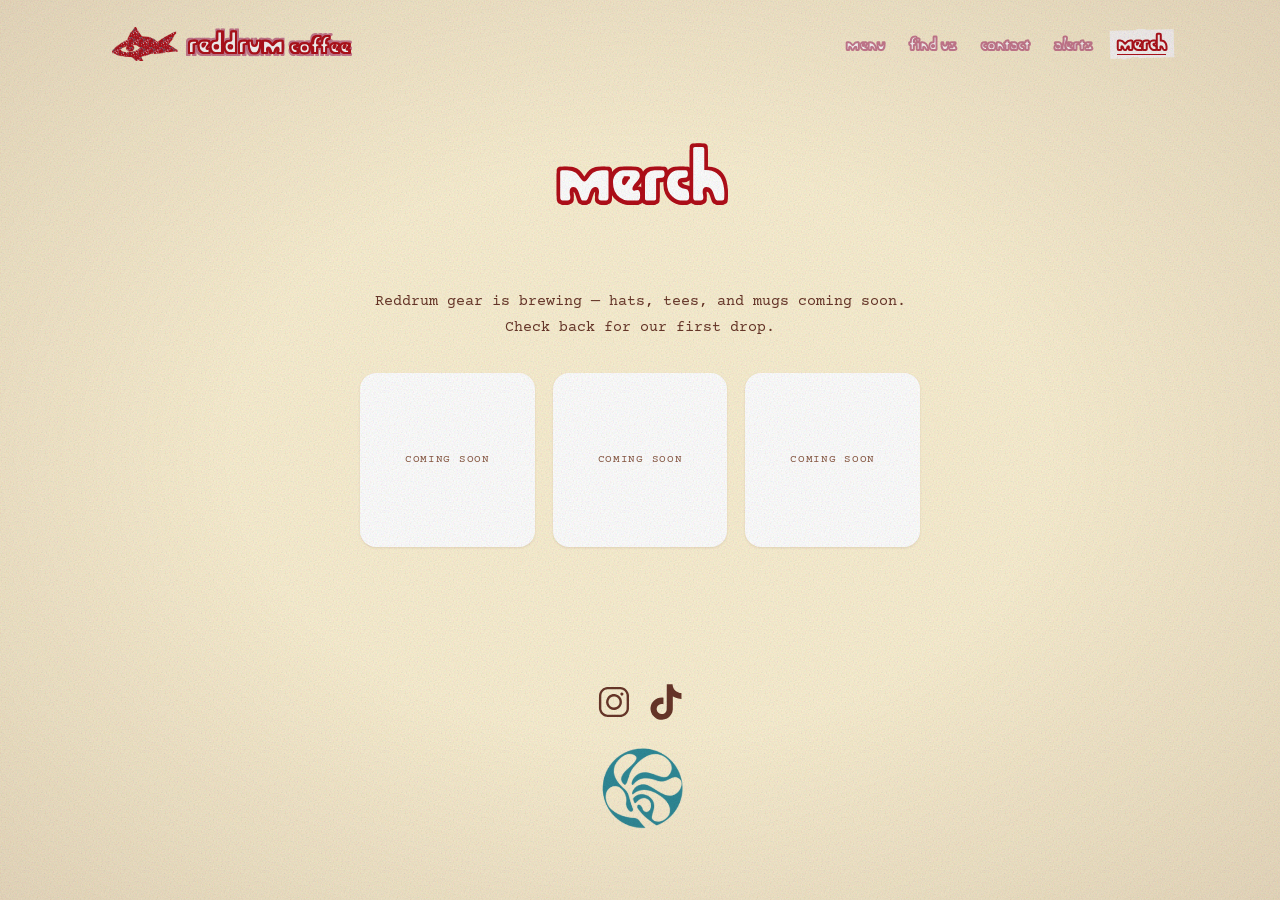
<file: merch.html>
<!DOCTYPE html>
<html lang="en">
<head>
<meta charset="UTF-8">
<meta name="viewport" content="width=device-width, initial-scale=1.0">
<title>merch — REDDRUM Coffee</title>
<link rel="icon" type="image/png" href="assets/img/favicon.png">
<meta name="description" content="Reddrum Coffee merch — hats, tees, and mugs, coming soon.">
<meta property="og:title" content="merch — REDDRUM Coffee">
<meta property="og:description" content="Reddrum Coffee merch — hats, tees, and mugs, coming soon.">
<meta property="og:image" content="assets/img/favicon.png">
<meta property="og:type" content="website">
<meta name="theme-color" content="#FAF0D2">
<link rel="preconnect" href="https://fonts.googleapis.com">
<link rel="preconnect" href="https://fonts.gstatic.com" crossorigin>
<link href="https://fonts.googleapis.com/css2?family=IM+Fell+English:ital@0;1&family=Courier+Prime:wght@400;700&family=Chewy&family=Bagel+Fat+One&display=swap" rel="stylesheet">
<style>
  @font-face {
    font-family: 'Mesa Lane';
    src: url(assets/fonts/mesa-lane.woff2) format('woff2');
    font-weight: 400;
    font-style: normal;
    font-display: swap;
  }
  @font-face {
    font-family: 'Allora';
    src: url(assets/fonts/allora.woff2) format('woff2');
    font-weight: 400;
    font-style: normal;
    font-display: swap;
  }
  :root{
    --sand: #FAF0D2;
    --foam: #F7E6CB;
    --coral: #B20E19;
    --ink: #683629;
    --ink-soft: #8A5A45;
    --line: rgba(104,54,41,0.28);
    --line-soft: rgba(104,54,41,0.14);
    --accent-blue: #25799B;
  --sky-blue: #2E8B99;
  --sky-blue-text: #145A62;
  --rose: #C97B92;
  --rose-text: #8A4A5B;
  }

  *{ margin:0; padding:0; box-sizing:border-box; }

  html{ scroll-behavior:smooth; }

  body{
    background: var(--sand);
    color: var(--ink);
    font-family: 'Mesa Lane', 'Allora', 'Bagel Fat One', cursive;
    font-size: 15px;
    line-height: 1.6;
    overflow-x: hidden;
    position: relative;
    -webkit-text-size-adjust: 100%;
    -webkit-tap-highlight-color: transparent;
  }

  /* paper grain overlay */
  body::before{
    content:"";
    position:fixed;
    inset:0;
    pointer-events:none;
    z-index:999;
    opacity:0.3;
    mix-blend-mode:multiply;
    background-image:url("data:image/svg+xml;utf8,<svg xmlns='http://www.w3.org/2000/svg' width='120' height='120'><filter id='n'><feTurbulence type='fractalNoise' baseFrequency='0.75' numOctaves='3' stitchTiles='stitch'/></filter><rect width='100%25' height='100%25' filter='url(%23n)'/></svg>");
  }
  body::after{
    content:"";
    position:fixed;
    inset:0;
    pointer-events:none;
    z-index:998;
    background:radial-gradient(ellipse at center, transparent 45%, rgba(104,54,41,0.12) 100%);
  }

  .display{
    font-family: 'Mesa Lane', 'Allora', 'Bagel Fat One', cursive;
    font-weight: 400;
    letter-spacing: 0.01em;
  }

  a{ color:inherit; text-decoration:none; }

  .wrap{
    max-width: 1120px;
    margin: 0 auto;
    padding: 0 32px;
  }

  /* ---------- NAV ---------- */

  header.site-nav{
    padding: 24px 0;
    background: transparent;
    position: sticky;
    top: 0;
    z-index: 40;
  }
  nav.wrap{
    display:flex;
    align-items:center;
    justify-content:flex-start;
    gap: 32px;
    flex-wrap: wrap;
    padding-bottom: 18px;
  }
  .nav-links{
    display:flex;
    align-items:center;
    gap: 20px;
    flex-wrap: wrap;
  }
  .nav-btn{
    display:inline-block;
    font-family: 'Mesa Lane', 'Allora', 'Bagel Fat One', cursive;
    font-size: 1rem;
    color: #fff;
    padding: 4px 2px;
    background: transparent;
    -webkit-text-stroke: 2px var(--rose);
    transition: transform 0.15s ease;
  }
  .nav-btn:hover,
  .nav-btn:active{
    color: #fff;
    -webkit-text-stroke: 2px var(--coral);
    transform: translateY(-1px);
  }
  .nav-btn.active{
    color: #fff;
    -webkit-text-stroke: 2px var(--coral);
    font-weight: 700;
    font-size: 1.15rem;
    text-decoration: underline;
    text-underline-offset: 4px;
  }
  .hl-navbtn.active::before{
    background: #fff;
  }
  .hl{
    position: relative;
    z-index: 1;
  }
  .hl::before{
    content: "";
    position: absolute;
    z-index: -1;
    background: rgba(46, 139, 153, 0.42);
    filter: url(#rough);
  }
  .hl-navbtn{ display: inline-block; }
  .hl-navbtn::before{
    inset: 12% -10%;
    transform: rotate(-1.5deg);
    background: transparent;
    transition: background 0.15s ease;
  }
  .hl-navbtn:hover::before,
  .hl-navbtn:active::before{
    background: #fff;
  }

  .nav-right{
    display:flex;
    align-items:center;
    gap: 18px;
    font-family: 'Courier Prime', monospace;
    font-size: 0.9rem;
    color: var(--ink-soft);
  }

  /* logo mark, used in footer */
.brand-caps{
  font-family: 'Mesa Lane', 'Bagel Fat One', cursive;
  text-transform: lowercase;
  letter-spacing: 0.03em;
  color: #fff;
  -webkit-text-stroke: 2px var(--coral);
  text-shadow:
    -1.2px -1.2px 0 var(--coral),
     1.2px -1.2px 0 var(--coral),
    -1.2px  1.2px 0 var(--coral),
     1.2px  1.2px 0 var(--coral),
    -2.6px -2.6px 0 var(--rose),
     2.6px -2.6px 0 var(--rose),
    -2.6px  2.6px 0 var(--rose),
     2.6px  2.6px 0 var(--rose);
}

  .logo{
    display: flex;
    align-items: center;
    gap: 10px;
    font-family: 'Mesa Lane', 'Bagel Fat One', cursive;
    font-size: 1.3rem;
    text-transform: lowercase;
    color: #fff;
    -webkit-text-stroke: 1px var(--coral);
    text-shadow:
      -1px -1px 0 var(--coral), 1px -1px 0 var(--coral),
      -1px 1px 0 var(--coral), 1px 1px 0 var(--coral);
    transition: transform 0.2s ease;
    margin-right: auto;
  }
  .logo:hover{
    transform: scale(1.05) rotate(-1deg);
  }
  .logo .mark{
    display: block;
    width: auto;
    height: 34px;
    aspect-ratio: 388 / 200;
    flex-shrink: 0;
    transition: transform 0.25s ease;
    background-color: var(--coral);
    background-image: url("data:image/svg+xml,%3Csvg%20xmlns%3D%22http%3A%2F%2Fwww.w3.org%2F2000%2Fsvg%22%20width%3D%2224%22%20height%3D%2224%22%20viewBox%3D%220%200%2024%2024%22%3E%3Ccircle%20cx%3D%2210.9%22%20cy%3D%2213.4%22%20r%3D%221.6%22%20fill%3D%22%23FFFFFF%22%2F%3E%3Ccircle%20cx%3D%2210.8%22%20cy%3D%2220.5%22%20r%3D%220.8%22%20fill%3D%22%23FFFFFF%22%2F%3E%3Ccircle%20cx%3D%2215.1%22%20cy%3D%2219.0%22%20r%3D%220.7%22%20fill%3D%22%23C97B92%22%2F%3E%3Ccircle%20cx%3D%223.4%22%20cy%3D%2212.9%22%20r%3D%221.6%22%20fill%3D%22%23B20E19%22%2F%3E%3Ccircle%20cx%3D%2215.0%22%20cy%3D%2220.0%22%20r%3D%220.7%22%20fill%3D%22%23B20E19%22%2F%3E%3Ccircle%20cx%3D%224.6%22%20cy%3D%225.8%22%20r%3D%220.6%22%20fill%3D%22%23FFFFFF%22%2F%3E%3Ccircle%20cx%3D%2215.4%22%20cy%3D%2212.0%22%20r%3D%221.3%22%20fill%3D%22%23FFFFFF%22%2F%3E%3Ccircle%20cx%3D%2215.7%22%20cy%3D%229.8%22%20r%3D%221.2%22%20fill%3D%22%23B20E19%22%2F%3E%3Ccircle%20cx%3D%2217.0%22%20cy%3D%227.6%22%20r%3D%220.9%22%20fill%3D%22%23C97B92%22%2F%3E%3Ccircle%20cx%3D%220.7%22%20cy%3D%2213.5%22%20r%3D%220.7%22%20fill%3D%22%23B20E19%22%2F%3E%3Ccircle%20cx%3D%2220.3%22%20cy%3D%229.3%22%20r%3D%221.7%22%20fill%3D%22%23B20E19%22%2F%3E%3Ccircle%20cx%3D%225.1%22%20cy%3D%2222.2%22%20r%3D%220.7%22%20fill%3D%22%23FFFFFF%22%2F%3E%3Ccircle%20cx%3D%2218.7%22%20cy%3D%226.5%22%20r%3D%220.7%22%20fill%3D%22%23C97B92%22%2F%3E%3Ccircle%20cx%3D%225.9%22%20cy%3D%222.4%22%20r%3D%220.7%22%20fill%3D%22%23FFFFFF%22%2F%3E%3Ccircle%20cx%3D%224.3%22%20cy%3D%2213.4%22%20r%3D%221.1%22%20fill%3D%22%232E8B99%22%2F%3E%3Ccircle%20cx%3D%2223.6%22%20cy%3D%2218.5%22%20r%3D%221.1%22%20fill%3D%22%23FFFFFF%22%2F%3E%3Ccircle%20cx%3D%222.8%22%20cy%3D%2210.1%22%20r%3D%220.8%22%20fill%3D%22%23C97B92%22%2F%3E%3Ccircle%20cx%3D%2220.7%22%20cy%3D%2223.4%22%20r%3D%221.3%22%20fill%3D%22%23B20E19%22%2F%3E%3Ccircle%20cx%3D%225.1%22%20cy%3D%229.5%22%20r%3D%221.5%22%20fill%3D%22%23B20E19%22%2F%3E%3Ccircle%20cx%3D%221.0%22%20cy%3D%223.5%22%20r%3D%221.1%22%20fill%3D%22%23B20E19%22%2F%3E%3Ccircle%20cx%3D%2218.5%22%20cy%3D%227.9%22%20r%3D%220.9%22%20fill%3D%22%23B20E19%22%2F%3E%3Ccircle%20cx%3D%221.8%22%20cy%3D%225.0%22%20r%3D%221.3%22%20fill%3D%22%23B20E19%22%2F%3E%3Ccircle%20cx%3D%2214.4%22%20cy%3D%228.9%22%20r%3D%221.1%22%20fill%3D%22%23FFFFFF%22%2F%3E%3Ccircle%20cx%3D%2220.0%22%20cy%3D%223.3%22%20r%3D%221.0%22%20fill%3D%22%232E8B99%22%2F%3E%3Ccircle%20cx%3D%227.5%22%20cy%3D%225.5%22%20r%3D%221.3%22%20fill%3D%22%232E8B99%22%2F%3E%3Ccircle%20cx%3D%223.8%22%20cy%3D%2215.1%22%20r%3D%221.2%22%20fill%3D%22%23FFFFFF%22%2F%3E%3Ccircle%20cx%3D%2221.2%22%20cy%3D%2214.5%22%20r%3D%221.1%22%20fill%3D%22%23B20E19%22%2F%3E%3Ccircle%20cx%3D%222.6%22%20cy%3D%2212.3%22%20r%3D%220.9%22%20fill%3D%22%23FFFFFF%22%2F%3E%3Ccircle%20cx%3D%226.2%22%20cy%3D%2219.8%22%20r%3D%221.3%22%20fill%3D%22%23C97B92%22%2F%3E%3Ccircle%20cx%3D%225.5%22%20cy%3D%2213.4%22%20r%3D%221.5%22%20fill%3D%22%23B20E19%22%2F%3E%3Ccircle%20cx%3D%226.7%22%20cy%3D%2222.0%22%20r%3D%220.8%22%20fill%3D%22%23B20E19%22%2F%3E%3Ccircle%20cx%3D%221.7%22%20cy%3D%229.9%22%20r%3D%220.9%22%20fill%3D%22%23B20E19%22%2F%3E%3Ccircle%20cx%3D%224.2%22%20cy%3D%228.9%22%20r%3D%221.2%22%20fill%3D%22%232E8B99%22%2F%3E%3Ccircle%20cx%3D%222.2%22%20cy%3D%223.3%22%20r%3D%221.1%22%20fill%3D%22%23C97B92%22%2F%3E%3Ccircle%20cx%3D%2215.8%22%20cy%3D%2216.6%22%20r%3D%221.2%22%20fill%3D%22%232E8B99%22%2F%3E%3Ccircle%20cx%3D%2214.2%22%20cy%3D%2222.2%22%20r%3D%221.1%22%20fill%3D%22%23C97B92%22%2F%3E%3Ccircle%20cx%3D%2216.8%22%20cy%3D%2223.1%22%20r%3D%220.6%22%20fill%3D%22%23B20E19%22%2F%3E%3Ccircle%20cx%3D%2215.3%22%20cy%3D%220.9%22%20r%3D%220.9%22%20fill%3D%22%23B20E19%22%2F%3E%3Ccircle%20cx%3D%225.5%22%20cy%3D%2217.5%22%20r%3D%221.3%22%20fill%3D%22%23B20E19%22%2F%3E%3Ccircle%20cx%3D%2221.2%22%20cy%3D%222.3%22%20r%3D%221.0%22%20fill%3D%22%23B20E19%22%2F%3E%3Ccircle%20cx%3D%2212.1%22%20cy%3D%220.9%22%20r%3D%220.8%22%20fill%3D%22%23B20E19%22%2F%3E%3Ccircle%20cx%3D%2215.5%22%20cy%3D%2213.1%22%20r%3D%220.8%22%20fill%3D%22%23B20E19%22%2F%3E%3Ccircle%20cx%3D%220.5%22%20cy%3D%2219.2%22%20r%3D%221.3%22%20fill%3D%22%23B20E19%22%2F%3E%3Ccircle%20cx%3D%228.3%22%20cy%3D%223.9%22%20r%3D%221.6%22%20fill%3D%22%23B20E19%22%2F%3E%3Ccircle%20cx%3D%228.2%22%20cy%3D%222.5%22%20r%3D%220.7%22%20fill%3D%22%23B20E19%22%2F%3E%3Ccircle%20cx%3D%2220.1%22%20cy%3D%2214.4%22%20r%3D%221.4%22%20fill%3D%22%23B20E19%22%2F%3E%3Ccircle%20cx%3D%2217.4%22%20cy%3D%2212.8%22%20r%3D%221.6%22%20fill%3D%22%23B20E19%22%2F%3E%3Ccircle%20cx%3D%229.2%22%20cy%3D%2213.2%22%20r%3D%221.4%22%20fill%3D%22%23B20E19%22%2F%3E%3Ccircle%20cx%3D%2213.8%22%20cy%3D%2216.8%22%20r%3D%220.6%22%20fill%3D%22%23B20E19%22%2F%3E%3Ccircle%20cx%3D%225.6%22%20cy%3D%227.1%22%20r%3D%220.7%22%20fill%3D%22%23B20E19%22%2F%3E%3Ccircle%20cx%3D%226.8%22%20cy%3D%2215.2%22%20r%3D%221.0%22%20fill%3D%22%23B20E19%22%2F%3E%3Ccircle%20cx%3D%2210.4%22%20cy%3D%221.9%22%20r%3D%220.7%22%20fill%3D%22%232E8B99%22%2F%3E%3Ccircle%20cx%3D%223.2%22%20cy%3D%225.5%22%20r%3D%221.2%22%20fill%3D%22%232E8B99%22%2F%3E%3Ccircle%20cx%3D%2222.5%22%20cy%3D%2213.8%22%20r%3D%221.0%22%20fill%3D%22%232E8B99%22%2F%3E%3Ccircle%20cx%3D%2223.1%22%20cy%3D%221.4%22%20r%3D%221.5%22%20fill%3D%22%232E8B99%22%2F%3E%3Ccircle%20cx%3D%227.1%22%20cy%3D%223.7%22%20r%3D%220.7%22%20fill%3D%22%232E8B99%22%2F%3E%3Ccircle%20cx%3D%229.8%22%20cy%3D%225.0%22%20r%3D%220.8%22%20fill%3D%22%23B20E19%22%2F%3E%3Ccircle%20cx%3D%226.2%22%20cy%3D%229.3%22%20r%3D%221.3%22%20fill%3D%22%23B20E19%22%2F%3E%3Ccircle%20cx%3D%2211.7%22%20cy%3D%2210.2%22%20r%3D%221.2%22%20fill%3D%22%23B20E19%22%2F%3E%3Ccircle%20cx%3D%229.1%22%20cy%3D%229.4%22%20r%3D%221.3%22%20fill%3D%22%23B20E19%22%2F%3E%3Ccircle%20cx%3D%2220.2%22%20cy%3D%228.2%22%20r%3D%221.5%22%20fill%3D%22%23B20E19%22%2F%3E%3Ccircle%20cx%3D%2212.7%22%20cy%3D%2218.4%22%20r%3D%221.1%22%20fill%3D%22%23B20E19%22%2F%3E%3Ccircle%20cx%3D%229.7%22%20cy%3D%226.6%22%20r%3D%220.6%22%20fill%3D%22%23B20E19%22%2F%3E%3Ccircle%20cx%3D%225.1%22%20cy%3D%2223.5%22%20r%3D%221.1%22%20fill%3D%22%23B20E19%22%2F%3E%3Ccircle%20cx%3D%2214.5%22%20cy%3D%2223.2%22%20r%3D%221.0%22%20fill%3D%22%23B20E19%22%2F%3E%3Ccircle%20cx%3D%224.1%22%20cy%3D%2218.8%22%20r%3D%221.2%22%20fill%3D%22%23B20E19%22%2F%3E%3Ccircle%20cx%3D%2223.3%22%20cy%3D%2222.4%22%20r%3D%221.3%22%20fill%3D%22%23B20E19%22%2F%3E%3Ccircle%20cx%3D%221.2%22%20cy%3D%220.8%22%20r%3D%221.1%22%20fill%3D%22%23B20E19%22%2F%3E%3Ccircle%20cx%3D%221.5%22%20cy%3D%222.3%22%20r%3D%221.1%22%20fill%3D%22%23C97B92%22%2F%3E%3Ccircle%20cx%3D%222.8%22%20cy%3D%2221.4%22%20r%3D%220.7%22%20fill%3D%22%23C97B92%22%2F%3E%3Ccircle%20cx%3D%2212.8%22%20cy%3D%228.1%22%20r%3D%221.6%22%20fill%3D%22%23C97B92%22%2F%3E%3Ccircle%20cx%3D%222.4%22%20cy%3D%2214.3%22%20r%3D%220.8%22%20fill%3D%22%23C97B92%22%2F%3E%3Ccircle%20cx%3D%227.7%22%20cy%3D%2210.8%22%20r%3D%221.6%22%20fill%3D%22%23C97B92%22%2F%3E%3Ccircle%20cx%3D%2218.8%22%20cy%3D%220.8%22%20r%3D%221.6%22%20fill%3D%22%23C97B92%22%2F%3E%3Ccircle%20cx%3D%2213.7%22%20cy%3D%226.5%22%20r%3D%221.5%22%20fill%3D%22%23C97B92%22%2F%3E%3Ccircle%20cx%3D%2219.1%22%20cy%3D%225.1%22%20r%3D%221.3%22%20fill%3D%22%23C97B92%22%2F%3E%3Ccircle%20cx%3D%227.7%22%20cy%3D%229.6%22%20r%3D%221.5%22%20fill%3D%22%23C97B92%22%2F%3E%3Ccircle%20cx%3D%2212.3%22%20cy%3D%2216.3%22%20r%3D%221.3%22%20fill%3D%22%23C97B92%22%2F%3E%3C%2Fsvg%3E");
    background-size: 10px 10px;
    background-repeat: repeat;
    -webkit-mask-image: url("assets/img/logo.png");
    mask-image: url("assets/img/logo.png");
    -webkit-mask-size: contain;
    mask-size: contain;
    -webkit-mask-repeat: no-repeat;
    mask-repeat: no-repeat;
    -webkit-mask-position: center;
    mask-position: center;
  }
  .logo:hover .mark{
    transform: rotate(6deg);
  }

  .logo .nav-word-main{ font-size: 1.6rem; }
  .logo .nav-word-sub{ font-size: 1.25rem; }

  .btn{
    display:inline-block;
    background: var(--coral);
    color: var(--foam);
    padding: 14px 26px;
    border-radius: 999px;
    font-size: 0.98rem;
    font-weight: 500;
    transition: background 0.2s ease, transform 0.2s ease, color 0.2s ease, border-color 0.2s ease;
  }
  .btn:hover{
    background: var(--coral);
    color: var(--foam);
    transform: translateY(-1px);
  }
  .btn.secondary{
    background: transparent;
    border: 2px solid var(--ink);
    color: var(--ink);
    padding: 12px 24px;
  }
  .btn.secondary:hover{
    background: var(--ink);
    color: var(--foam);
  }

  /* ---------- QUICK LINKS ---------- */
  .quick-links{
    display:flex;
    gap: 14px;
    justify-content:center;
    flex-wrap: wrap;
    padding: 10px 0 40px;
  }
  .quick-btn{
    display:inline-block;
    background: none;
    border: none;
    padding: 0;
    font-family: 'Mesa Lane', 'Bagel Fat One', cursive;
    font-size: 1.4rem;
    text-transform: lowercase;
    color: var(--ink);
    cursor: pointer;
    transition: color 0.18s ease, transform 0.15s ease, text-shadow 0.18s ease, -webkit-text-stroke 0.18s ease;
  }
  .quick-btn:hover{
    color: #fff;
    -webkit-text-stroke: 1px var(--sky-blue);
    text-shadow:
      -1px -1px 0 var(--sky-blue),
       1px -1px 0 var(--sky-blue),
      -1px  1px 0 var(--sky-blue),
       1px  1px 0 var(--sky-blue);
    transform: translateY(-1px);
  }

  /* ---------- FOOTER ---------- */
  footer{
    background: var(--sand);
    color: var(--ink-soft);
    padding: 10px 0 4px;
  }
  .footer-links{
    display:flex;
    flex-direction: row;
    justify-content: center;
    align-items: baseline;
    gap: 20px;
    flex-wrap: wrap;
    padding-bottom: 8px;
    border-bottom: 1px solid var(--line);
  }
  .footer-links a{
    font-family: 'Courier Prime', monospace;
    font-size: 0.8rem;
    color: var(--ink);
    transition: color 0.15s ease;
  }
  .footer-links a:hover{ color: var(--coral); }
  .footer-handle{
    display: inline-block;
    font-size: 1.2rem !important;
    font-weight: 700;
    color: var(--coral) !important;
    font-family: 'Mesa Lane', 'Allora', 'Bagel Fat One', cursive;
    transition: transform 0.2s ease;
  }
  .footer-handle:hover{
    transform: scale(1.05) rotate(-1deg);
  }
  .footer-static{
    font-family: 'Courier Prime', monospace;
    font-size: 0.8rem;
    color: var(--ink);
  }
  .footer-bottom{
    padding-top: 4px;
    display:flex;
    justify-content:center;
    text-align: center;
    font-family: 'Courier Prime', monospace;
    font-size: 0.75rem;
    line-height: 1.2;
    color: var(--ink-soft);
    flex-wrap:wrap;
    gap: 8px;
  }

  /* ---------- RESPONSIVE ---------- */
  @media (max-width: 640px){
    .hide-mobile-inline{ display: none; }
    .footer-grid{ flex-direction: column; gap: 24px; }
    .footer-links{ flex-direction: column; align-items: center; }
    nav.wrap{ justify-content: center; text-align: center; }
    .nav-links{ justify-content: center; }
    .nav-right{ justify-content: center; width: 100%; }
  }

  :focus-visible{
    outline: 2px solid var(--sky-blue);
    outline-offset: 2px;
  }  /* ---------- MENU PAGE ---------- */
  .menu-page{
    padding: 42px 20px 72px;
  }
  .menu-simple{
    max-width: 560px;
    margin: 0 auto;
  }
  .page-title{
    font-family: 'Mesa Lane', 'Allora', 'Bagel Fat One', cursive;
    text-transform: lowercase;
    text-align: center;
    font-size: 4rem;
    line-height: 1;
    margin: 0 0 40px;
    color: #fff;
    -webkit-text-stroke: 3px var(--coral);
    text-shadow:
      -2px -2px 0 var(--coral),
       2px -2px 0 var(--coral),
      -2px  2px 0 var(--coral),
       2px  2px 0 var(--coral),
       0    3px 0 var(--coral);
  }
  @media (max-width: 640px){
    .page-title{ font-size: 2.8rem; }
  }
  .menu-section{
    padding: 36px 0;
  }
  .menu-section-title{
    font-family: 'Mesa Lane', 'Allora', 'Bagel Fat One', cursive;
    text-transform: lowercase;
    text-align: center;
    color: var(--coral);
    font-size: 2rem;
    margin: 0 0 26px;
  }
  .menu-row{
    display: flex;
    align-items: baseline;
    gap: 8px;
    font-family: 'Mesa Lane', 'Allora', 'Bagel Fat One', cursive;
    font-size: 1rem;
    color: var(--ink);
    padding: 7px 0;
  }
  .menu-row .name{
    flex-shrink: 0;
    text-transform: lowercase;
  }
  .menu-row .leader{
    flex: 1;
    border-bottom: 2px dotted var(--coral);
    height: 0;
    margin-bottom: 4px;
    opacity: 0.6;
  }

  /* ---------- MERCH PLACEHOLDER ---------- */
  .merch-placeholder-grid{
    display: grid;
    grid-template-columns: repeat(3, 1fr);
    gap: 18px;
    margin-top: 32px;
  }
  .merch-placeholder-card{
    position: relative;
    aspect-ratio: 1;
    display: flex;
    align-items: center;
    justify-content: center;
    border: none;
    border-radius: 16px;
    background: #fff;
    box-shadow: 0 1px 3px rgba(104,54,41,0.08), 0 1px 2px rgba(104,54,41,0.04);
    transition: transform 0.18s ease, background 0.18s ease, box-shadow 0.18s ease;
  }
  .merch-placeholder-card:hover{
    transform: translateY(-3px);
    background: #fff;
    box-shadow: 0 0 0 1.5px var(--sky-blue), 0 10px 22px rgba(104,54,41,0.12);
  }
  .merch-placeholder-card:nth-child(2):hover{
    box-shadow: 0 0 0 1.5px var(--rose), 0 10px 22px rgba(104,54,41,0.12);
  }
  .merch-placeholder-label{
    display: inline-block;
    font-family: 'Courier Prime', monospace;
    font-size: 0.7rem;
    letter-spacing: 0.06em;
    text-transform: uppercase;
    color: var(--ink-soft);
    background: transparent;
    border: none;
    border-radius: 999px;
    padding: 0;
  }
  @media (max-width: 640px){
    .merch-placeholder-grid{ grid-template-columns: repeat(2, 1fr); }
  }
  .menu-row .price{
    flex-shrink: 0;
    color: var(--coral);
  }
  .menu-divider{
    display: block;
    width: 100%;
    height: 14px;
    margin: 0 auto;
  }
  .story-text{
    font-family: 'Courier Prime', monospace;
    font-size: 0.95rem;
    line-height: 1.7;
    color: var(--ink);
    margin: 0 0 18px;
  }
  .alerts-form{
    display: flex;
    justify-content: center;
    gap: 12px;
    flex-wrap: wrap;
    margin-top: 22px;
  }
  .alerts-input{
    font-family: 'Courier Prime', monospace;
    font-size: 16px;
    padding: 12px 18px;
    border: 2px solid var(--sky-blue);
    border-radius: 999px;
    background: var(--foam);
    color: var(--ink);
    min-width: 220px;
  }
  .alerts-input:focus{
    outline: 2px solid var(--sky-blue);
    outline-offset: 2px;
  }
  .social-links{
    display:flex;
    align-items:center;
    gap: 14px;
  }
  .social-link{
    display:flex;
    color: var(--ink);
    transition: color 0.15s ease, transform 0.15s ease;
  }
  .social-link:hover{
    color: var(--coral);
    transform: translateY(-1px);
  }
.social-icon{
  width: 38px;
  height: 38px;
  display: block;
}

  /* ---------- SOCIAL FOOTER ---------- */
  .site-footer{
    position: relative;
    padding: 28px 0 40px;
    text-align: center;
  }
  .site-footer::before{
    content: "";
    position: absolute;
    inset: 0;
    z-index: -1;
    background:
      linear-gradient(rgba(226,217,188,0.94), rgba(226,217,188,0.94)),
      url("assets/img/menu-bg.jpg");
    background-size: cover;
    background-position: center 65%;
    filter: saturate(0.55);
  }

  .site-footer .social-links{
    justify-content: center;
  }
  .wave-stamp-link{
    display: block;
    width: 100px;
    margin: 26px auto 0;
    transition: transform 0.2s ease;
  }
  .wave-stamp-link:hover{
    transform: scale(1.06) rotate(-4deg);
  }
  .wave-stamp{
    width: 100%;
    aspect-ratio: 176 / 152;
    display: block;
    transform: rotate(3deg);
    background-color: var(--sky-blue);
    -webkit-mask-image: url(assets/img/wave-stamp-coral.png);
    mask-image: url(assets/img/wave-stamp-coral.png);
    -webkit-mask-size: contain;
    mask-size: contain;
    -webkit-mask-repeat: no-repeat;
    mask-repeat: no-repeat;
    -webkit-mask-position: center;
    mask-position: center;
    transition: background-color 0.2s ease;
  }
  .wave-stamp-link:hover .wave-stamp{
    background-color: var(--coral);
  }

  @media (max-width: 640px){
    nav.wrap{ flex-direction: column; align-items: center; text-align: center; }
    .logo{ margin-right: 0; justify-content: center; }
  }
  @media (prefers-reduced-motion: reduce){
    *, *::before, *::after{
      animation-duration: 0.01ms !important;
      animation-iteration-count: 1 !important;
      transition-duration: 0.01ms !important;
      scroll-behavior: auto !important;
    }
  }
</style>
</head>
<body>

<svg width="0" height="0" style="position:absolute">
  <defs>
    <filter id="rough" x="-20%" y="-20%" width="140%" height="140%">
      <feTurbulence type="fractalNoise" baseFrequency="0.045 0.06" numOctaves="2" seed="7" result="noise"/>
      <feDisplacementMap in="SourceGraphic" in2="noise" scale="4.2" xChannelSelector="R" yChannelSelector="G"/>
    </filter>
  </defs>
</svg>

<header class="site-nav">
  <nav class="wrap">
    <a href="index.html" class="logo">
      <div class="mark" aria-hidden="true"></div>
      <span><span class="brand-caps nav-word-main">REDDRUM</span> <span class="brand-caps nav-word-sub">Coffee</span></span>

    </a>
    <div class="nav-links">
      <a href="menu.html" class="nav-btn hl hl-navbtn">menu</a>
      <a href="find-us.html" class="nav-btn hl hl-navbtn">find us</a>
      <a href="contact.html" class="nav-btn hl hl-navbtn">contact</a>
      <a href="alerts.html" class="nav-btn hl hl-navbtn">alerts</a>
      <a href="merch.html" class="nav-btn hl hl-navbtn active">merch</a>
    </div>
  </nav>
</header>

<main class="wrap menu-page">
  <div class="menu-simple">
    <h1 class="page-title">merch</h1>

    <div class="menu-section">
      <p class="story-text" style="text-align:center;">Reddrum gear is brewing — hats, tees, and mugs coming soon. Check back for our first drop.</p>
      <div class="merch-placeholder-grid">
        <div class="merch-placeholder-card">
          <span class="merch-placeholder-label">coming soon</span>
        </div>
        <div class="merch-placeholder-card">
          <span class="merch-placeholder-label">coming soon</span>
        </div>
        <div class="merch-placeholder-card">
          <span class="merch-placeholder-label">coming soon</span>
        </div>
      </div>
    </div>

  </div>
</main>


<footer class="site-footer">
  <div class="social-links">
    <a class="social-link" href="https://instagram.com/reddrumcoffee" target="_blank" rel="noopener" aria-label="Instagram">
      <svg class="social-icon" viewBox="0 0 1200 1200" aria-hidden="true"><g transform="translate(0,1200) scale(0.1,-0.1)" fill="currentColor"><path d="M3865 10739 c-584 -51 -1165 -300 -1630 -701 -554 -478 -912 -1184 -974 -1921 -15 -171 -15 -4062 -1 -4232 48 -562 271 -1118 631 -1565 405 -505 1023 -883 1650 -1009 292 -59 130 -55 2369 -59 2131 -3 2199 -2 2439 38 912 155 1695 738 2101 1565 151 307 235 587 282 940 19 147 19 4263 0 4410 -45 337 -128 621 -266 910 -440 919 -1336 1538 -2351 1625 -148 12 -4103 11 -4250 -1z m4211 -750 c890 -86 1633 -716 1853 -1572 70 -271 66 -114 66 -2417 0 -1952 -1 -2082 -18 -2189 -156 -984 -932 -1713 -1917 -1801 -88 -8 -716 -10 -2140 -8 -2234 4 -2067 -1 -2340 69 -729 188 -1321 780 -1509 1512 -70 271 -66 114 -66 2417 0 1952 1 2082 18 2189 157 989 937 1717 1932 1804 110 10 4020 6 4121 -4z M8383 8986 c-219 -53 -383 -261 -383 -486 0 -270 230 -500 500 -500 270 0 500 230 500 500 0 274 -233 503 -508 499 -31 0 -80 -6 -109 -13z M5765 8490 c-133 -15 -274 -40 -391 -71 -623 -161 -1174 -571 -1509 -1124 -184 -304 -296 -622 -347 -985 -17 -124 -17 -496 0 -620 106 -760 516 -1399 1159 -1808 571 -362 1273 -472 1943 -302 782 197 1437 787 1723 1551 62 165 112 368 138 559 18 125 18 497 1 620 -52 370 -171 702 -362 1010 -354 570 -951 989 -1600 1125 -213 45 -567 66 -755 45z m415 -750 c610 -63 1142 -439 1402 -990 200 -422 220 -914 57 -1364 -154 -425 -501 -796 -919 -981 -971 -431 -2089 77 -2394 1089 -56 184 -70 286 -70 506 0 220 14 322 69 505 244 806 1018 1321 1855 1235z"/></g></svg>
    </a>
    <a class="social-link" href="https://www.tiktok.com/@reddrumcoffee" target="_blank" rel="noopener" aria-label="TikTok">
      <svg class="social-icon" viewBox="0 0 32 32" aria-hidden="true" fill="currentColor"><path d="M16.656 1.029c1.637-0.025 3.262-0.012 4.886-0.025 0.054 2.031 0.878 3.859 2.189 5.213l-0.002-0.002c1.411 1.271 3.247 2.095 5.271 2.235l0.028 0.002v5.036c-1.912-0.048-3.71-0.489-5.331-1.247l0.082 0.034c-0.784-0.377-1.447-0.764-2.077-1.196l0.052 0.034c-0.012 3.649 0.012 7.298-0.025 10.934-0.103 1.853-0.719 3.543-1.707 4.954l0.020-0.031c-1.652 2.366-4.328 3.919-7.371 4.011l-0.014 0c-0.123 0.006-0.268 0.009-0.414 0.009-1.73 0-3.347-0.482-4.725-1.319l0.040 0.023c-2.508-1.509-4.238-4.091-4.558-7.094l-0.004-0.041c-0.025-0.625-0.037-1.25-0.012-1.862 0.49-4.779 4.494-8.476 9.361-8.476 0.547 0 1.083 0.047 1.604 0.136l-0.056-0.008c0.025 1.849-0.050 3.699-0.050 5.548-0.423-0.153-0.911-0.242-1.42-0.242-1.868 0-3.457 1.194-4.045 2.861l-0.009 0.030c-0.133 0.427-0.21 0.918-0.21 1.426 0 0.206 0.013 0.41 0.037 0.61l-0.002-0.024c0.332 2.046 2.086 3.59 4.201 3.59 0.061 0 0.121-0.001 0.181-0.004l-0.009 0c1.463-0.044 2.733-0.831 3.451-1.994l0.010-0.018c0.267-0.372 0.45-0.822 0.511-1.311l0.001-0.014c0.125-2.237 0.075-4.461 0.087-6.698 0.012-5.036-0.012-10.060 0.025-15.083z"/></svg>
    </a>
  </div>
  <a class="wave-stamp-link" href="index.html" aria-label="Reddrum Coffee — home">
    <div class="wave-stamp" role="img" aria-label=""></div>
  </a>
</footer>
</body>
</html>
</file>
